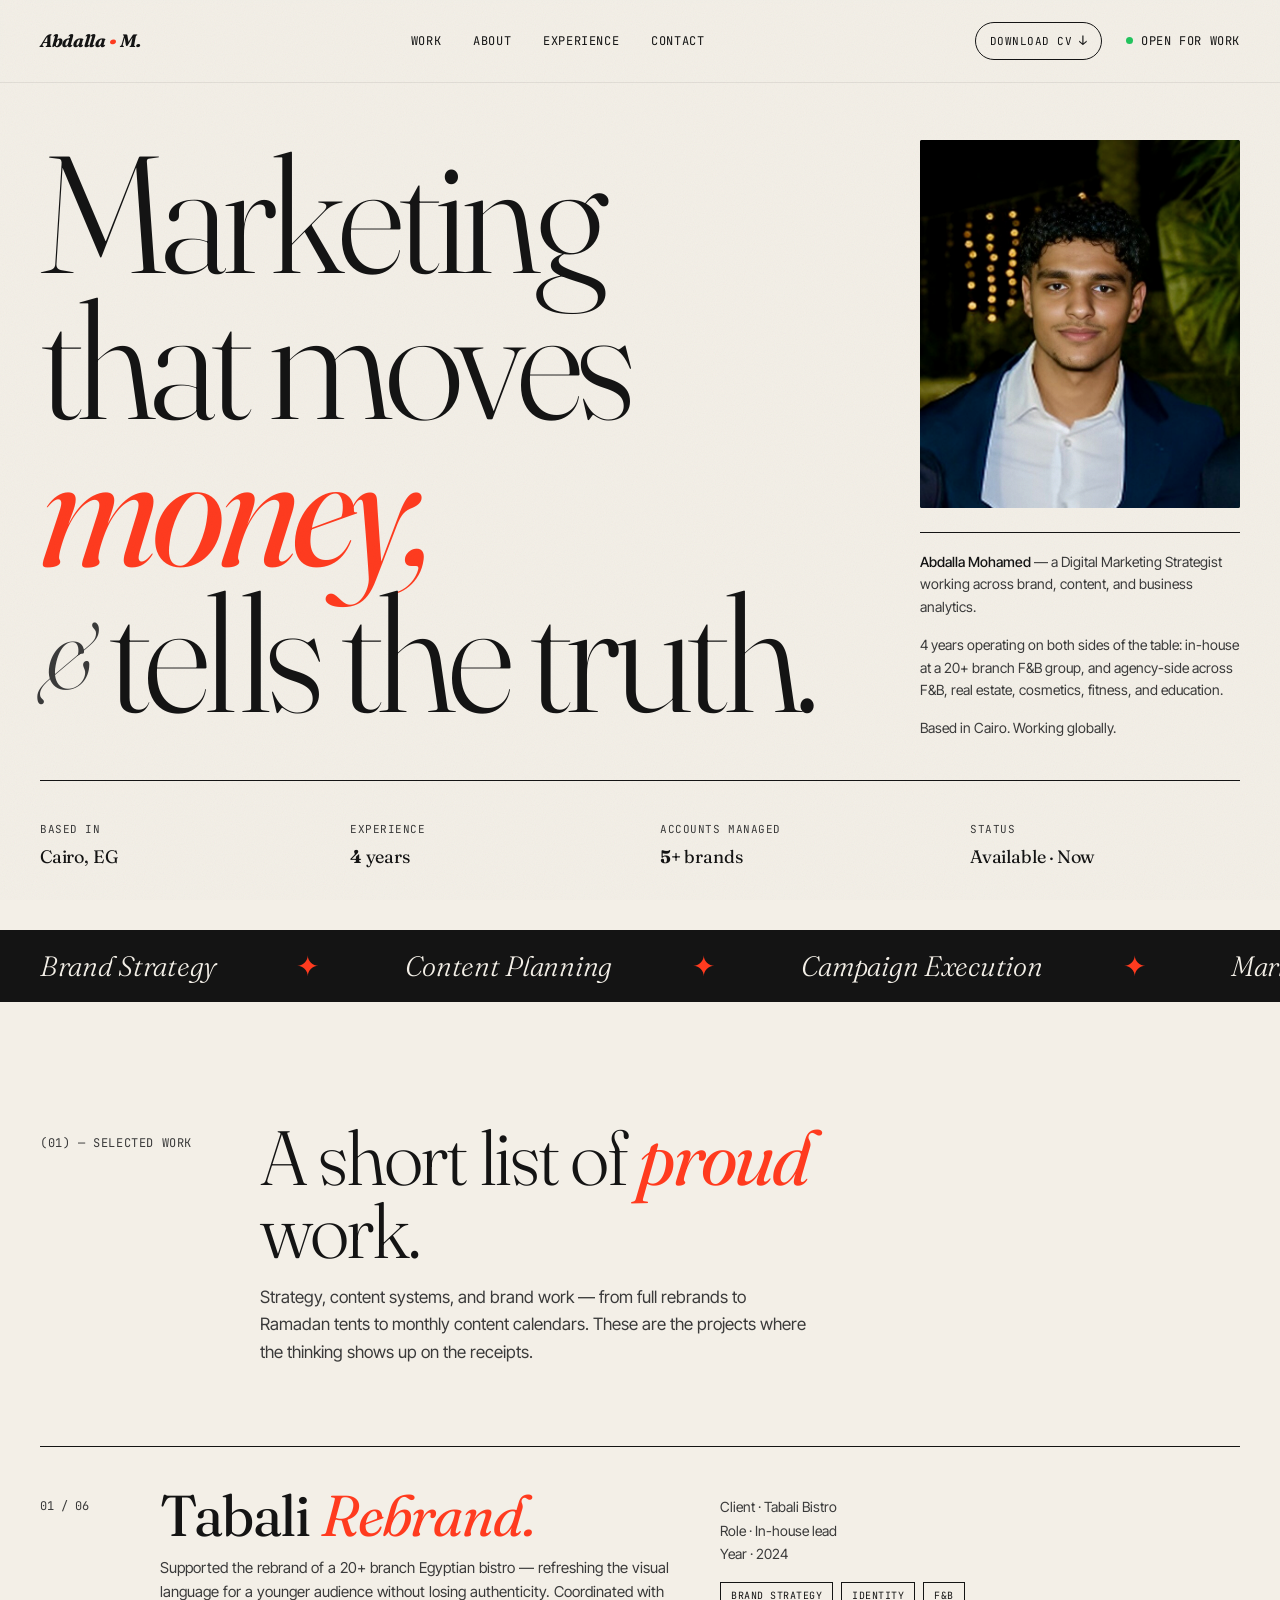
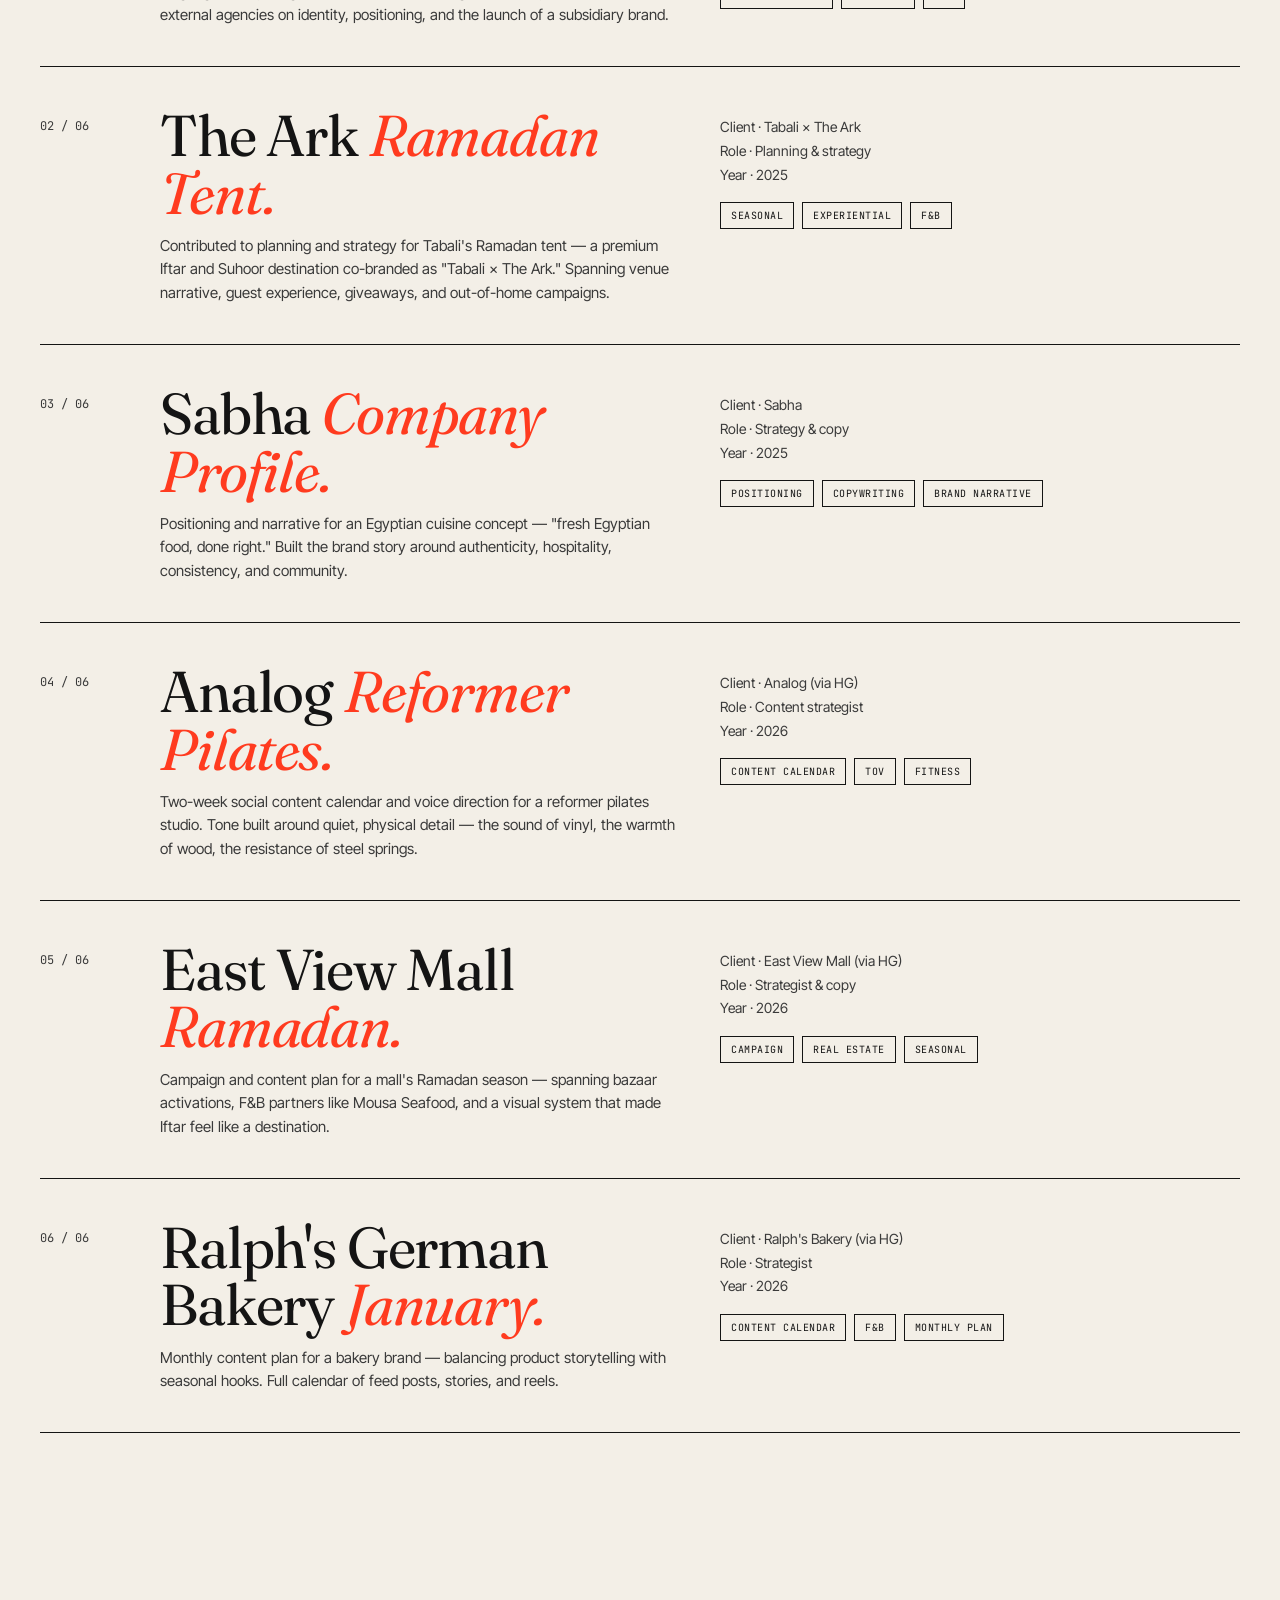
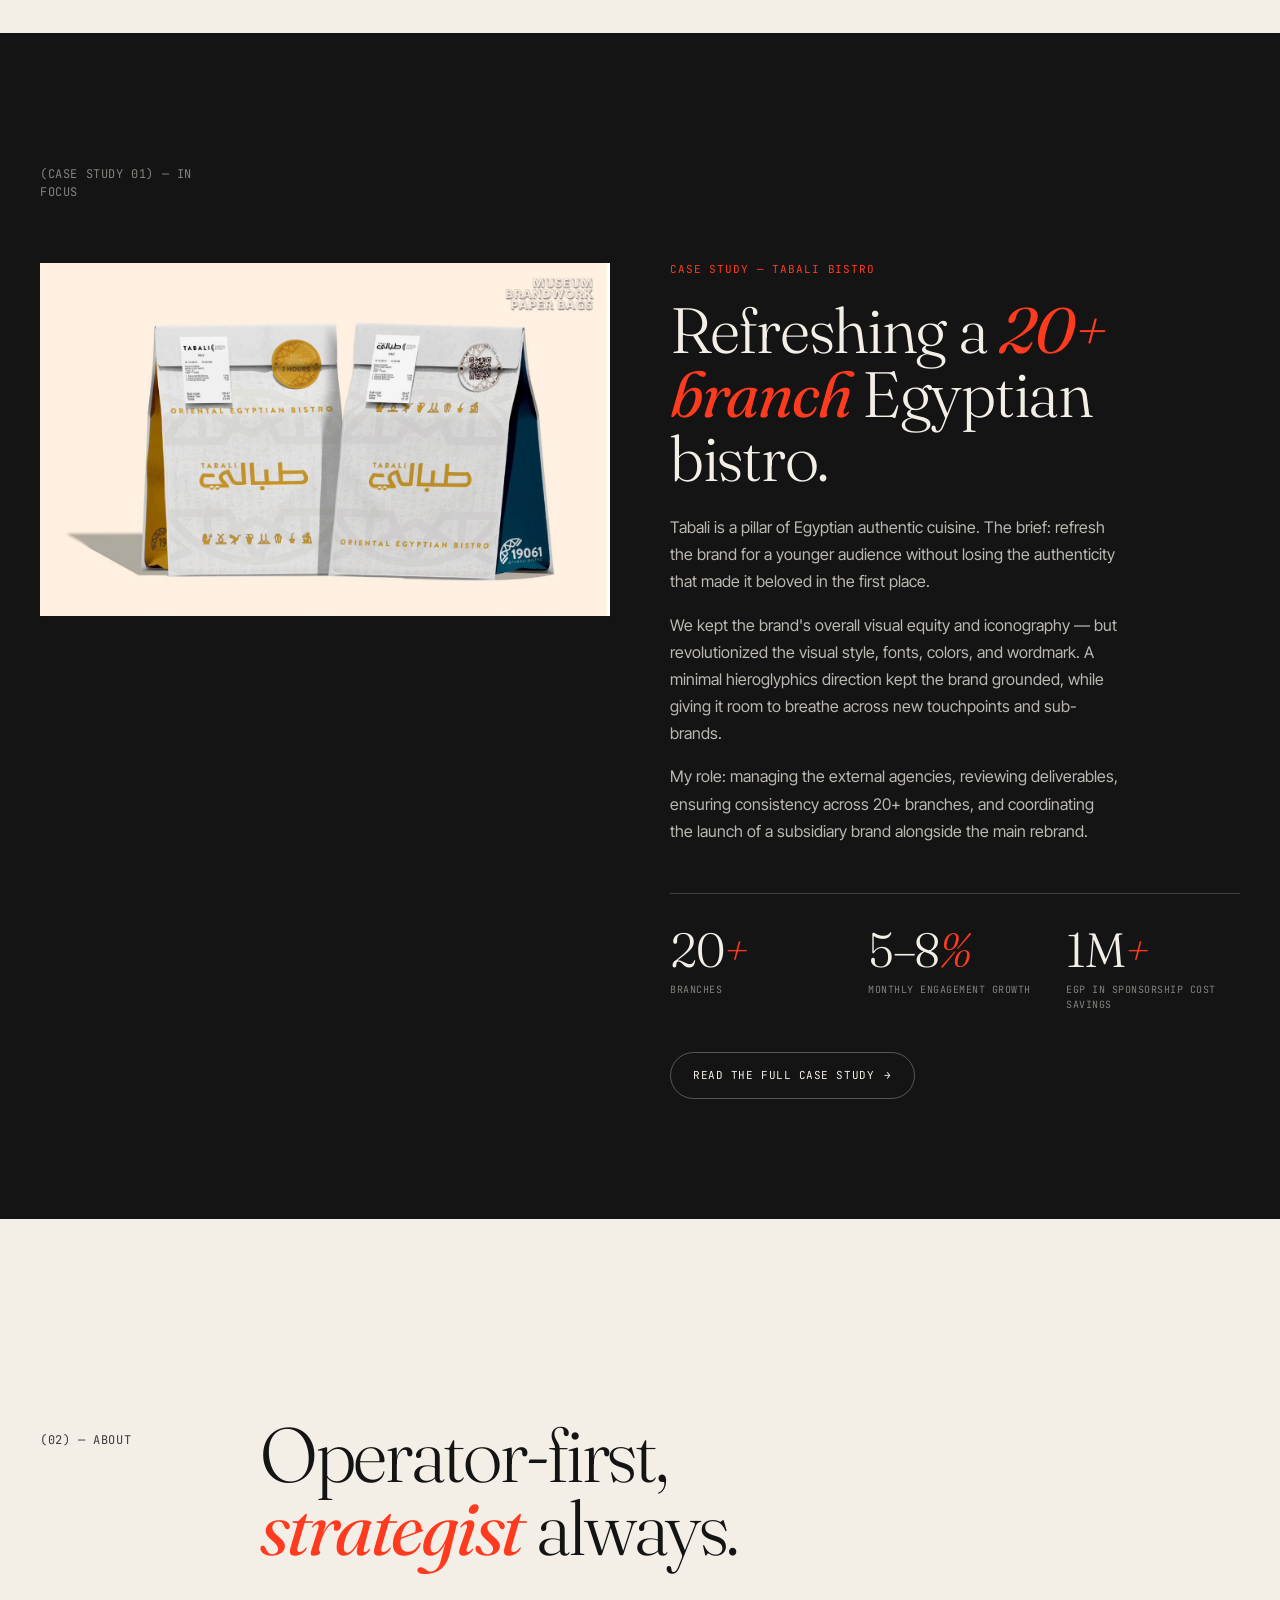
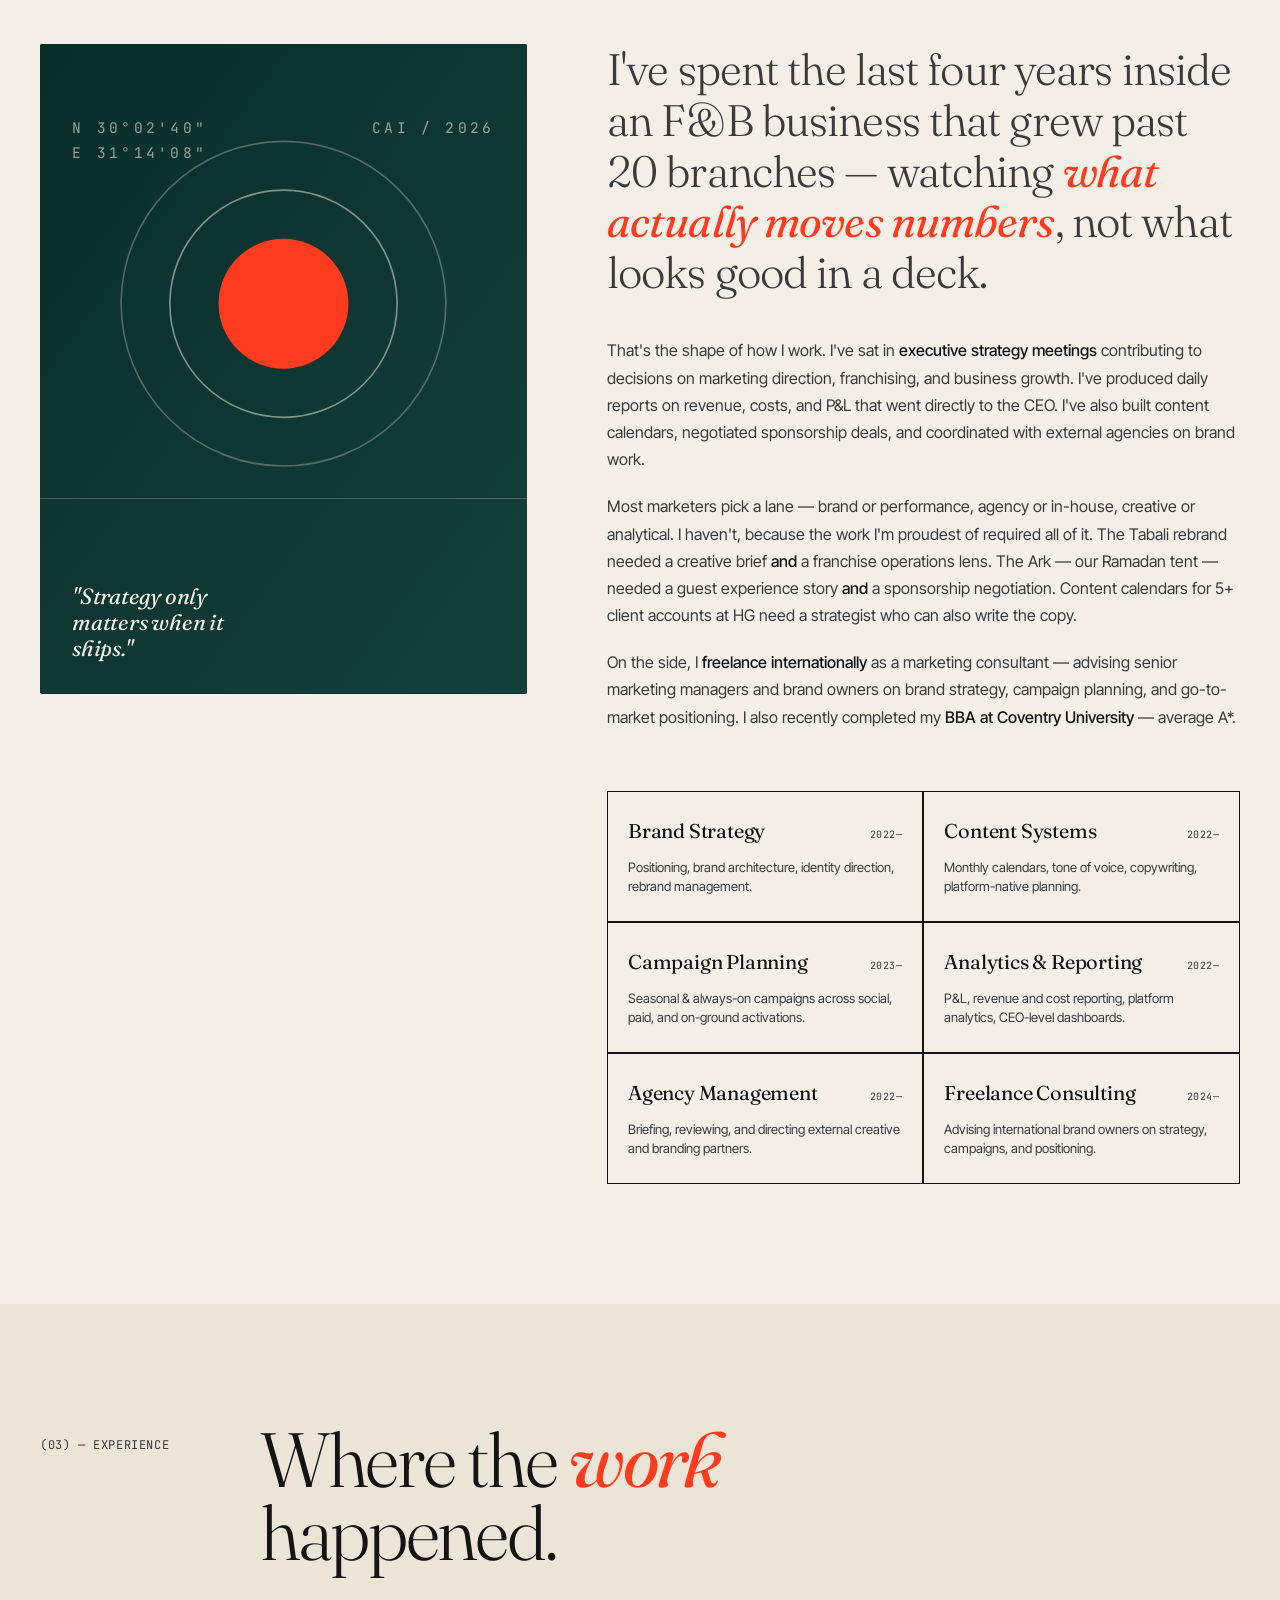
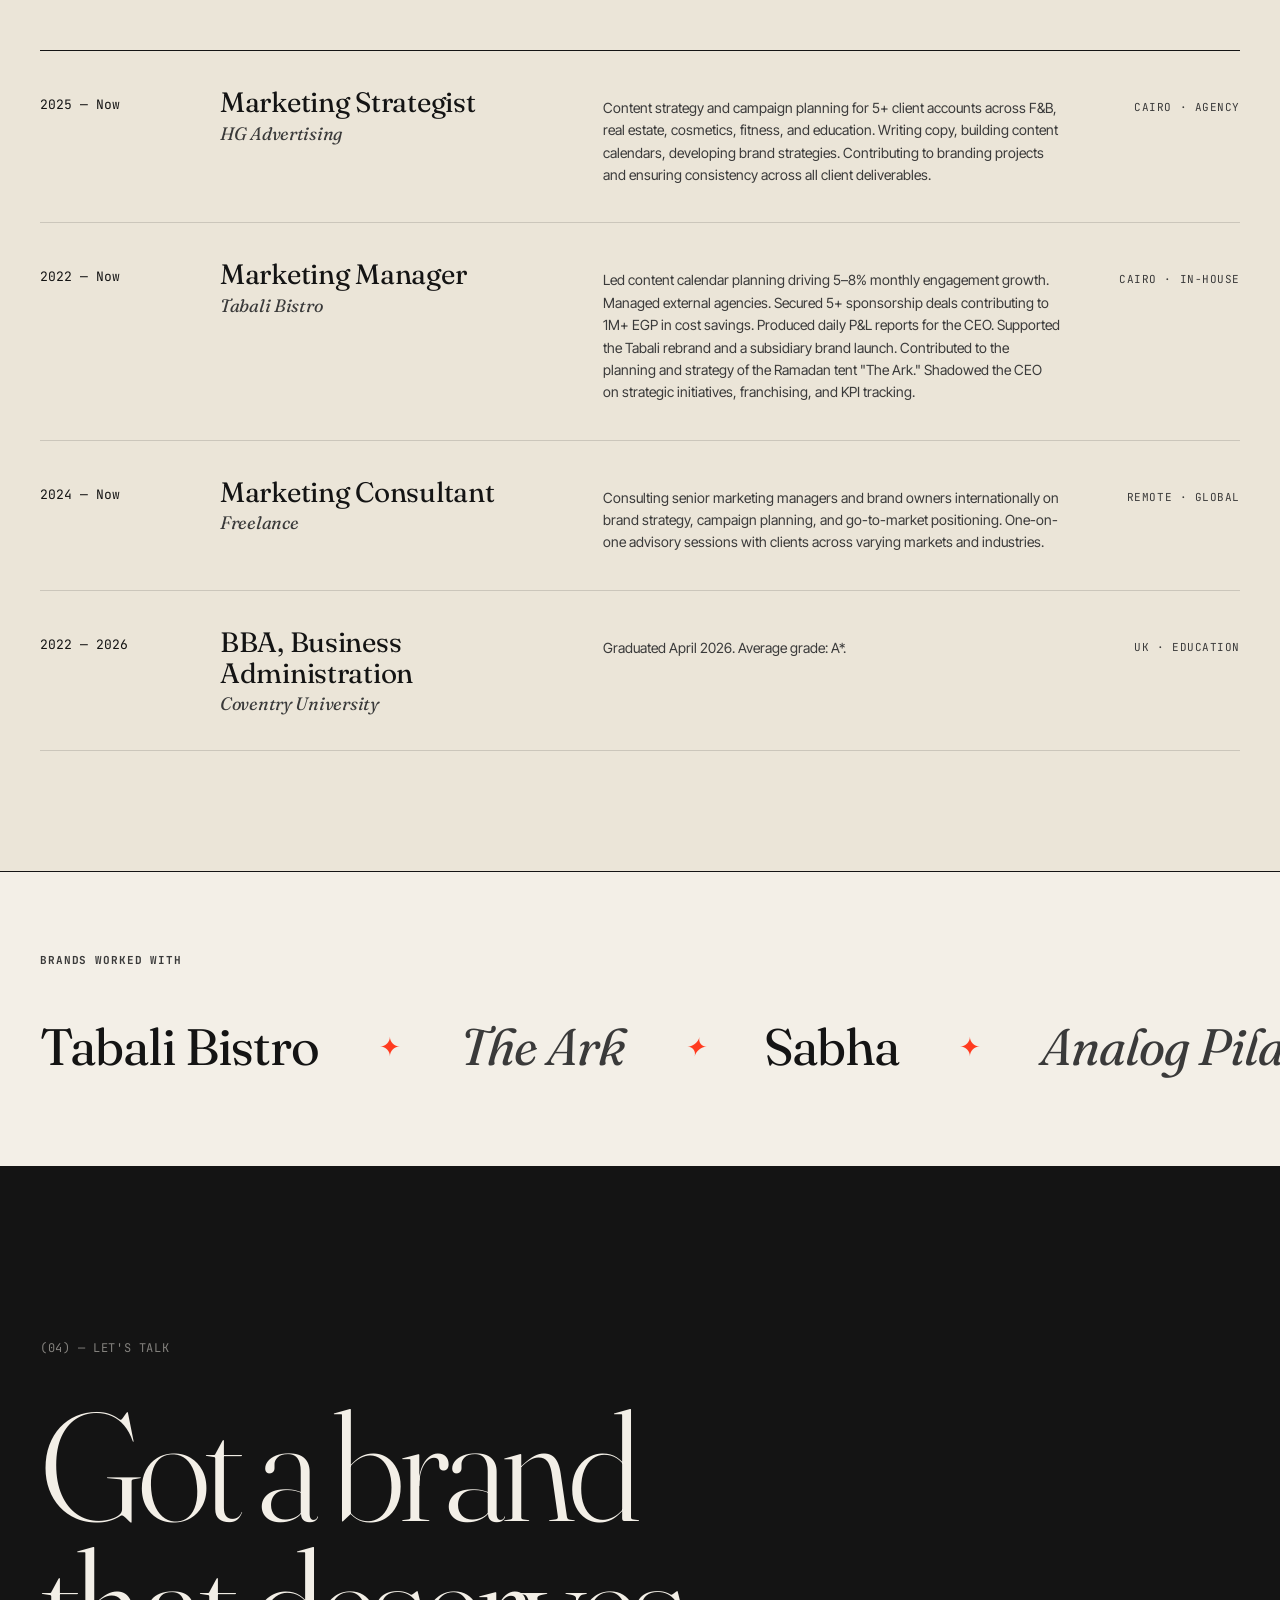
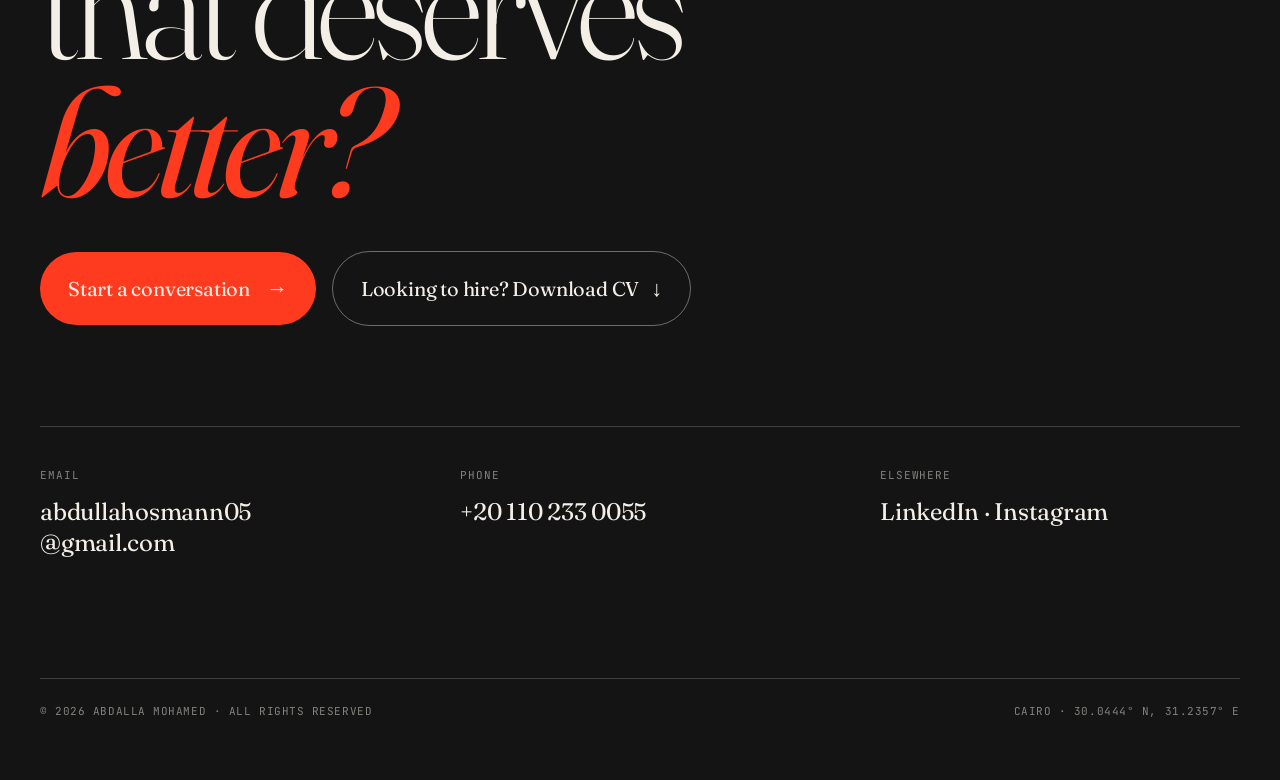
<file: index.html>
<!DOCTYPE html>
<html lang="en">
<head>
<meta charset="UTF-8" />
<meta name="viewport" content="width=device-width, initial-scale=1.0" />
<title>Abdalla Mohamed — Marketing Strategist </title>
<link rel="preconnect" href="https://fonts.googleapis.com" />
<link rel="preconnect" href="https://fonts.gstatic.com" crossorigin />
<link href="https://fonts.googleapis.com/css2?family=Fraunces:ital,opsz,wght@0,9..144,300;0,9..144,400;0,9..144,500;0,9..144,700;0,9..144,900;1,9..144,400;1,9..144,700&family=JetBrains+Mono:wght@300;400;500&family=Inter+Tight:wght@300;400;500;700&display=swap" rel="stylesheet" />
<link rel="stylesheet" href="shared.css">
<style>
  .hero {
    min-height: 100vh;
    padding: 140px 40px 60px;
    display: grid;
    grid-template-rows: 1fr auto;
    position: relative;
    overflow: hidden;
  }
  .hero-top { display: grid; grid-template-columns: 1fr 320px; gap: 60px; align-items: start; }
  .hero h1 {
    font-family: 'Fraunces', serif;
    font-weight: 300;
    font-size: clamp(64px, 13vw, 220px);
    line-height: 0.88;
    letter-spacing: -0.04em;
    color: var(--ink);
  }
  .hero h1 .it { font-style: italic; font-weight: 400; color: var(--accent); }
  .hero h1 .and {
    font-family: 'Fraunces', serif;
    font-style: italic;
    font-weight: 300;
    font-size: 0.55em;
    vertical-align: 0.25em;
    color: var(--ink-soft);
  }
  .hero-right { display: flex; flex-direction: column; gap: 24px; }
  .hero-portrait {
    aspect-ratio: 1 / 1.15;
    overflow: hidden;
    border-radius: 2px;
    background: var(--ink);
    position: relative;
  }
  .hero-portrait img {
    width: 100%;
    height: 100%;
    object-fit: cover;
    object-position: center 20%;
    display: block;
    filter: contrast(1.02) saturate(0.95);
  }
  .hero-meta {
    padding-top: 18px;
    border-top: 1px solid var(--ink);
    font-size: 14px;
    line-height: 1.6;
    color: var(--ink-soft);
  }
  .hero-meta p + p { margin-top: 16px; }
  .hero-meta strong { color: var(--ink); font-weight: 500; }
  .hero-bottom {
    display: grid;
    grid-template-columns: repeat(4, 1fr);
    gap: 40px;
    padding-top: 40px;
    margin-top: 40px;
    border-top: 1px solid var(--ink);
    font-family: 'JetBrains Mono', monospace;
    font-size: 11px;
    letter-spacing: 0.05em;
    text-transform: uppercase;
  }
  .hero-bottom .label { color: var(--ink-soft); margin-bottom: 6px; }
  .hero-bottom .val {
    font-family: 'Fraunces', serif;
    font-size: 18px;
    text-transform: none;
    letter-spacing: -0.01em;
    font-weight: 400;
  }
  .hero-bottom .val .num { font-weight: 700; }

  .work-intro {
    grid-column: 2;
    font-size: 17px;
    line-height: 1.6;
    color: var(--ink-soft);
    max-width: 55ch;
    margin-top: 16px;
  }
  .case {
    border-top: 1px solid var(--ink);
    padding: 40px 0;
    display: grid;
    grid-template-columns: 80px 1fr 1fr;
    gap: 40px;
    cursor: pointer;
    transition: background 0.4s ease, padding 0.4s ease;
    color: inherit;
  }
  .case:hover { background: var(--paper); padding: 40px 20px; }
  .case:last-of-type { border-bottom: 1px solid var(--ink); }
  .case-num { font-family: 'JetBrains Mono', monospace; font-size: 12px; color: var(--ink-soft); padding-top: 10px; }
  .case-title {
    font-family: 'Fraunces', serif;
    font-weight: 400;
    font-size: clamp(32px, 4.5vw, 60px);
    line-height: 1;
    letter-spacing: -0.02em;
  }
  .case-title .it { font-style: italic; color: var(--accent); }
  .case-title .arrow {
    display: inline-block;
    margin-left: 12px;
    opacity: 0;
    transform: translateX(-8px);
    transition: opacity 0.3s ease, transform 0.3s ease;
    color: var(--accent);
    font-style: normal;
  }
  .case:hover .case-title .arrow { opacity: 1; transform: translateX(0); }
  .case-meta { font-size: 14px; line-height: 1.7; color: var(--ink-soft); padding-top: 8px; }
  .case-tags { display: flex; gap: 8px; flex-wrap: wrap; margin-top: 16px; }
  .case-tag {
    font-family: 'JetBrains Mono', monospace;
    font-size: 10px;
    text-transform: uppercase;
    letter-spacing: 0.05em;
    padding: 4px 10px;
    border: 1px solid var(--ink);
    color: var(--ink);
  }
  .case-desc { margin-top: 12px; font-size: 15px; line-height: 1.55; color: var(--ink-soft); }

  .featured { background: var(--ink); color: var(--bg); padding: 120px 40px; margin: 80px 0; }
  .featured .section-number, .featured .section-title, .featured p { color: var(--bg); }
  .featured-grid { display: grid; grid-template-columns: 1fr 1fr; gap: 60px; align-items: start; }
  .featured-visual {
    aspect-ratio: 16/10;
    background: var(--ink);
    overflow: hidden;
    border-radius: 2px;
    position: relative;
    display: flex;
    align-items: center;
    justify-content: center;
  }
  .featured-visual img {
    max-width: 100%;
    max-height: 100%;
    width: auto;
    height: auto;
    object-fit: contain;
    display: block;
  }
  .featured-content .kicker {
    font-family: 'JetBrains Mono', monospace;
    font-size: 11px;
    letter-spacing: 0.08em;
    text-transform: uppercase;
    color: var(--accent);
    margin-bottom: 20px;
  }
  .featured-content h3 {
    font-family: 'Fraunces', serif;
    font-weight: 300;
    font-size: clamp(40px, 5vw, 72px);
    line-height: 1;
    letter-spacing: -0.02em;
    margin-bottom: 24px;
  }
  .featured-content h3 em { color: var(--accent); font-weight: 400; }
  .featured-content .body {
    font-size: 16px;
    line-height: 1.7;
    color: rgba(243,239,231,0.75);
    max-width: 50ch;
  }
  .featured-content .body + .body { margin-top: 16px; }
  .metric-row {
    margin-top: 48px;
    display: grid;
    grid-template-columns: 1fr 1fr 1fr;
    gap: 24px;
    padding-top: 32px;
    border-top: 1px solid rgba(243,239,231,0.2);
  }
  .metric .val {
    font-family: 'Fraunces', serif;
    font-weight: 300;
    font-size: 48px;
    line-height: 1;
    letter-spacing: -0.03em;
    color: var(--bg);
  }
  .metric .val em { font-style: italic; color: var(--accent); }
  .metric .label {
    margin-top: 8px;
    font-family: 'JetBrains Mono', monospace;
    font-size: 10px;
    letter-spacing: 0.05em;
    text-transform: uppercase;
    color: rgba(243,239,231,0.5);
  }
  .featured-cta {
    display: inline-flex;
    align-items: center;
    gap: 10px;
    margin-top: 40px;
    padding: 14px 22px;
    border: 1px solid rgba(243,239,231,0.3);
    border-radius: 999px;
    font-family: 'JetBrains Mono', monospace;
    font-size: 11px;
    letter-spacing: 0.05em;
    text-transform: uppercase;
    color: var(--bg);
    transition: all 0.3s ease;
  }
  .featured-cta:hover { background: var(--accent); border-color: var(--accent); transform: translateX(4px); }

  .about-grid { display: grid; grid-template-columns: 1fr 1.3fr; gap: 80px; align-items: start; }
  .about-visual {
    position: sticky;
    top: 120px;
    aspect-ratio: 3/4;
    background: var(--accent-2);
    overflow: hidden;
    border-radius: 2px;
    display: flex;
    align-items: flex-end;
    padding: 32px;
  }
  .about-visual svg { position: absolute; inset: 0; width: 100%; height: 100%; }
  .about-visual .tag {
    position: relative;
    z-index: 2;
    color: var(--bg);
    font-family: 'Fraunces', serif;
    font-style: italic;
    font-size: 22px;
    line-height: 1.2;
    letter-spacing: -0.01em;
  }
  .about-text .pull {
    font-family: 'Fraunces', serif;
    font-weight: 300;
    font-size: clamp(28px, 3.5vw, 44px);
    line-height: 1.15;
    letter-spacing: -0.02em;
    margin-bottom: 40px;
  }
  .about-text .pull em { color: var(--accent); font-weight: 400; }
  .about-text p { font-size: 16px; line-height: 1.7; margin-bottom: 20px; color: var(--ink-soft); }
  .about-text p strong { color: var(--ink); font-weight: 500; }

  .capabilities {
    margin-top: 60px;
    display: grid;
    grid-template-columns: repeat(2, 1fr);
    gap: 2px;
    background: var(--ink);
    border: 1px solid var(--ink);
  }
  .cap { background: var(--bg); padding: 24px 20px; }
  .cap .head { display: flex; justify-content: space-between; align-items: baseline; margin-bottom: 12px; }
  .cap .name { font-family: 'Fraunces', serif; font-size: 20px; letter-spacing: -0.01em; }
  .cap .year {
    font-family: 'JetBrains Mono', monospace;
    font-size: 10px;
    color: var(--ink-soft);
    letter-spacing: 0.05em;
  }
  .cap .desc { font-size: 13px; line-height: 1.5; color: var(--ink-soft); }

  .experience { background: var(--paper); }
  .exp-list { border-top: 1px solid var(--ink); }
  .exp-row {
    display: grid;
    grid-template-columns: 140px 1.5fr 2fr 140px;
    gap: 40px;
    padding: 36px 0;
    border-bottom: 1px solid rgba(20,20,20,0.15);
    align-items: start;
  }
  .exp-row .year { font-family: 'JetBrains Mono', monospace; font-size: 13px; padding-top: 8px; color: var(--ink); }
  .exp-row .role {
    font-family: 'Fraunces', serif;
    font-size: 28px;
    font-weight: 400;
    letter-spacing: -0.01em;
    line-height: 1.1;
  }
  .exp-row .role .company {
    display: block;
    font-style: italic;
    font-size: 18px;
    color: var(--ink-soft);
    margin-top: 6px;
  }
  .exp-row .detail { font-size: 14px; line-height: 1.6; color: var(--ink-soft); padding-top: 10px; }
  .exp-row .location {
    font-family: 'JetBrains Mono', monospace;
    font-size: 11px;
    text-transform: uppercase;
    letter-spacing: 0.05em;
    color: var(--ink-soft);
    padding-top: 12px;
    text-align: right;
  }

  .clients {
    padding: 80px 40px;
    border-top: 1px solid var(--ink);
    border-bottom: 1px solid var(--ink);
    overflow: hidden;
  }
  .clients h4 {
    font-family: 'JetBrains Mono', monospace;
    font-size: 11px;
    letter-spacing: 0.08em;
    text-transform: uppercase;
    color: var(--ink-soft);
    margin-bottom: 40px;
  }
  .client-marquee {
    display: flex;
    gap: 60px;
    white-space: nowrap;
    animation: scroll 30s linear infinite;
  }
  .client-marquee span {
    font-family: 'Fraunces', serif;
    font-size: clamp(32px, 4vw, 56px);
    font-weight: 400;
    letter-spacing: -0.02em;
    display: inline-flex;
    align-items: center;
    gap: 60px;
  }
  .client-marquee span::after { content: "✦"; color: var(--accent); font-size: 0.5em; }
  .client-marquee span.it { font-style: italic; color: var(--ink-soft); }

  @media (max-width: 900px) {
    .hero { padding: 100px 20px 40px; }
    .hero-top { grid-template-columns: 1fr; gap: 30px; }
    .hero-bottom { grid-template-columns: repeat(2, 1fr); gap: 24px; }
    .work-intro { grid-column: 1; }
    .case { grid-template-columns: 1fr; gap: 16px; padding: 28px 0; }
    .case:hover { padding: 28px 0; background: transparent; }
    .featured, .about-grid { padding-left: 20px; padding-right: 20px; }
    .featured-grid, .about-grid { grid-template-columns: 1fr; gap: 40px; }
    .about-visual { position: relative; top: 0; aspect-ratio: 1; }
    .exp-row { grid-template-columns: 1fr; gap: 8px; padding: 24px 0; }
    .exp-row .location { text-align: left; padding-top: 4px; }
    .capabilities { grid-template-columns: 1fr; }
    .metric-row { grid-template-columns: 1fr; gap: 16px; }
  }
</style>
</head>
<body>

<nav>
  <a href="#top" class="logo">Abdalla <span>•</span> M.</a>
  <ul>
    <li><a href="#work">Work</a></li>
    <li><a href="#about">About</a></li>
    <li><a href="#experience">Experience</a></li>
    <li><a href="#contact">Contact</a></li>
  </ul>
  <div class="nav-right">
    <a href="cv.pdf" download class="nav-cv">Download CV <span class="arrow">↓</span></a>
    <div class="availability"><span class="dot"></span><span>Open for work</span></div>
  </div>
</nav>

<section class="hero" id="top">
  <div class="hero-top">
    <h1>
      Marketing<br>
      that moves <span class="it">money,</span><br>
      <span class="and">&amp;</span> tells the truth.
    </h1>
    <div class="hero-right">
      <div class="hero-portrait">
        <img src="images/abdalla_portrait.jpg" alt="Abdalla Mohamed">
      </div>
      <div class="hero-meta">
        <p><strong>Abdalla Mohamed</strong> — a Digital Marketing Strategist working across brand, content, and business analytics.</p>
        <p>4 years operating on both sides of the table: in-house at a 20+ branch F&amp;B group, and agency-side across F&amp;B, real estate, cosmetics, fitness, and education.</p>
        <p>Based in Cairo. Working globally.</p>
      </div>
    </div>
  </div>

  <div class="hero-bottom">
    <div><div class="label">Based in</div><div class="val">Cairo, EG</div></div>
    <div><div class="label">Experience</div><div class="val"><span class="num">4</span> years</div></div>
    <div><div class="label">Accounts managed</div><div class="val"><span class="num">5+</span> brands</div></div>
    <div><div class="label">Status</div><div class="val">Available · Now</div></div>
  </div>
</section>

<div class="ticker">
  <div class="ticker-track">
    <span>Brand Strategy</span><span class="star">✦</span>
    <span>Content Planning</span><span class="star">✦</span>
    <span>Campaign Execution</span><span class="star">✦</span>
    <span>Marketing Analytics</span><span class="star">✦</span>
    <span>Copywriting</span><span class="star">✦</span>
    <span>Brand Strategy</span><span class="star">✦</span>
    <span>Content Planning</span><span class="star">✦</span>
    <span>Campaign Execution</span><span class="star">✦</span>
    <span>Marketing Analytics</span><span class="star">✦</span>
    <span>Copywriting</span><span class="star">✦</span>
    <span>Brand Strategy</span><span class="star">✦</span>
    <span>Content Planning</span><span class="star">✦</span>
  </div>
</div>

<section id="work">
  <div class="section-head reveal">
    <div class="section-number">(01) — Selected Work</div>
    <div>
      <h2 class="section-title">A short list of <em>proud</em> work.</h2>
      <p class="work-intro">Strategy, content systems, and brand work — from full rebrands to Ramadan tents to monthly content calendars. These are the projects where the thinking shows up on the receipts.</p>
    </div>
  </div>

  <div class="cases">

    <a class="case reveal" href="tabali.html">
      <div class="case-num">01 / 06</div>
      <div>
        <div class="case-title">Tabali <span class="it">Rebrand.</span> <span class="arrow">→</span></div>
        <div class="case-desc">Supported the rebrand of a 20+ branch Egyptian bistro — refreshing the visual language for a younger audience without losing authenticity. Coordinated with external agencies on identity, positioning, and the launch of a subsidiary brand.</div>
      </div>
      <div class="case-meta">
        <div>Client · Tabali Bistro</div>
        <div>Role · In-house lead</div>
        <div>Year · 2024</div>
        <div class="case-tags">
          <span class="case-tag">Brand Strategy</span>
          <span class="case-tag">Identity</span>
          <span class="case-tag">F&amp;B</span>
        </div>
      </div>
    </a>

    <a class="case reveal" href="ark.html">
      <div class="case-num">02 / 06</div>
      <div>
        <div class="case-title">The Ark <span class="it">Ramadan Tent.</span> <span class="arrow">→</span></div>
        <div class="case-desc">Contributed to planning and strategy for Tabali's Ramadan tent — a premium Iftar and Suhoor destination co-branded as "Tabali × The Ark." Spanning venue narrative, guest experience, giveaways, and out-of-home campaigns.</div>
      </div>
      <div class="case-meta">
        <div>Client · Tabali × The Ark</div>
        <div>Role · Planning &amp; strategy</div>
        <div>Year · 2025</div>
        <div class="case-tags">
          <span class="case-tag">Seasonal</span>
          <span class="case-tag">Experiential</span>
          <span class="case-tag">F&amp;B</span>
        </div>
      </div>
    </a>

    <a class="case reveal" href="sabha.html">
      <div class="case-num">03 / 06</div>
      <div>
        <div class="case-title">Sabha <span class="it">Company Profile.</span> <span class="arrow">→</span></div>
        <div class="case-desc">Positioning and narrative for an Egyptian cuisine concept — "fresh Egyptian food, done right." Built the brand story around authenticity, hospitality, consistency, and community.</div>
      </div>
      <div class="case-meta">
        <div>Client · Sabha</div>
        <div>Role · Strategy &amp; copy</div>
        <div>Year · 2025</div>
        <div class="case-tags">
          <span class="case-tag">Positioning</span>
          <span class="case-tag">Copywriting</span>
          <span class="case-tag">Brand Narrative</span>
        </div>
      </div>
    </a>

    <a class="case reveal" href="analog.html">
      <div class="case-num">04 / 06</div>
      <div>
        <div class="case-title">Analog <span class="it">Reformer Pilates.</span> <span class="arrow">→</span></div>
        <div class="case-desc">Two-week social content calendar and voice direction for a reformer pilates studio. Tone built around quiet, physical detail — the sound of vinyl, the warmth of wood, the resistance of steel springs.</div>
      </div>
      <div class="case-meta">
        <div>Client · Analog (via HG)</div>
        <div>Role · Content strategist</div>
        <div>Year · 2026</div>
        <div class="case-tags">
          <span class="case-tag">Content Calendar</span>
          <span class="case-tag">TOV</span>
          <span class="case-tag">Fitness</span>
        </div>
      </div>
    </a>

    <a class="case reveal" href="eastview.html">
      <div class="case-num">05 / 06</div>
      <div>
        <div class="case-title">East View Mall <span class="it">Ramadan.</span> <span class="arrow">→</span></div>
        <div class="case-desc">Campaign and content plan for a mall's Ramadan season — spanning bazaar activations, F&amp;B partners like Mousa Seafood, and a visual system that made Iftar feel like a destination.</div>
      </div>
      <div class="case-meta">
        <div>Client · East View Mall (via HG)</div>
        <div>Role · Strategist &amp; copy</div>
        <div>Year · 2026</div>
        <div class="case-tags">
          <span class="case-tag">Campaign</span>
          <span class="case-tag">Real Estate</span>
          <span class="case-tag">Seasonal</span>
        </div>
      </div>
    </a>

    <a class="case reveal" href="ralphs.html">
      <div class="case-num">06 / 06</div>
      <div>
        <div class="case-title">Ralph's German Bakery <span class="it">January.</span> <span class="arrow">→</span></div>
        <div class="case-desc">Monthly content plan for a bakery brand — balancing product storytelling with seasonal hooks. Full calendar of feed posts, stories, and reels.</div>
      </div>
      <div class="case-meta">
        <div>Client · Ralph's Bakery (via HG)</div>
        <div>Role · Strategist</div>
        <div>Year · 2026</div>
        <div class="case-tags">
          <span class="case-tag">Content Calendar</span>
          <span class="case-tag">F&amp;B</span>
          <span class="case-tag">Monthly Plan</span>
        </div>
      </div>
    </a>

  </div>
</section>

<section class="featured">
  <div class="section-head reveal" style="margin-bottom: 60px;">
    <div class="section-number" style="color: rgba(243,239,231,0.5);">(Case Study 01) — In focus</div>
    <div></div>
  </div>

  <div class="featured-grid">
    <div class="featured-visual reveal">
      <img src="images/tabali_2.jpg" alt="Tabali rebrand packaging">
    </div>

    <div class="featured-content">
      <div class="kicker reveal">Case Study — Tabali Bistro</div>
      <h3 class="reveal">Refreshing a <em>20+ branch</em> Egyptian bistro.</h3>
      <p class="body reveal">Tabali is a pillar of Egyptian authentic cuisine. The brief: refresh the brand for a younger audience without losing the authenticity that made it beloved in the first place.</p>
      <p class="body reveal">We kept the brand's overall visual equity and iconography — but revolutionized the visual style, fonts, colors, and wordmark. A minimal hieroglyphics direction kept the brand grounded, while giving it room to breathe across new touchpoints and sub-brands.</p>
      <p class="body reveal">My role: managing the external agencies, reviewing deliverables, ensuring consistency across 20+ branches, and coordinating the launch of a subsidiary brand alongside the main rebrand.</p>

      <div class="metric-row reveal">
        <div class="metric"><div class="val">20<em>+</em></div><div class="label">Branches</div></div>
        <div class="metric"><div class="val">5–8<em>%</em></div><div class="label">Monthly engagement growth</div></div>
        <div class="metric"><div class="val">1M<em>+</em></div><div class="label">EGP in sponsorship cost savings</div></div>
      </div>

      <a href="tabali.html" class="featured-cta reveal">Read the full case study <span>→</span></a>
    </div>
  </div>
</section>

<section id="about">
  <div class="section-head reveal">
    <div class="section-number">(02) — About</div>
    <div>
      <h2 class="section-title">Operator-first, <em>strategist</em> always.</h2>
    </div>
  </div>

  <div class="about-grid">
    <div class="about-visual reveal">
      <svg viewBox="0 0 300 400" preserveAspectRatio="xMidYMid slice" xmlns="http://www.w3.org/2000/svg">
        <defs>
          <linearGradient id="grad1" x1="0%" y1="0%" x2="100%" y2="100%">
            <stop offset="0%" stop-color="#0a2e2a"/>
            <stop offset="100%" stop-color="#143f3a"/>
          </linearGradient>
        </defs>
        <rect width="300" height="400" fill="url(#grad1)"/>
        <circle cx="150" cy="160" r="100" fill="none" stroke="#f3efe7" stroke-width="1" opacity="0.3"/>
        <circle cx="150" cy="160" r="70" fill="none" stroke="#f3efe7" stroke-width="1" opacity="0.5"/>
        <circle cx="150" cy="160" r="40" fill="#ff3b1f"/>
        <line x1="0" y1="280" x2="300" y2="280" stroke="#f3efe7" stroke-width="0.5" opacity="0.3"/>
        <text x="20" y="55" font-family="JetBrains Mono, monospace" font-size="9" letter-spacing="2" fill="#f3efe7" opacity="0.6">N 30°02'40"</text>
        <text x="20" y="70" font-family="JetBrains Mono, monospace" font-size="9" letter-spacing="2" fill="#f3efe7" opacity="0.6">E 31°14'08"</text>
        <text x="280" y="55" text-anchor="end" font-family="JetBrains Mono, monospace" font-size="9" letter-spacing="2" fill="#f3efe7" opacity="0.6">CAI / 2026</text>
      </svg>
      <div class="tag">"Strategy only<br>matters when it<br>ships."</div>
    </div>

    <div class="about-text">
      <p class="pull reveal">I've spent the last four years inside an F&amp;B business that grew past 20 branches — watching <em>what actually moves numbers</em>, not what looks good in a deck.</p>

      <p class="reveal">That's the shape of how I work. I've sat in <strong>executive strategy meetings</strong> contributing to decisions on marketing direction, franchising, and business growth. I've produced daily reports on revenue, costs, and P&amp;L that went directly to the CEO. I've also built content calendars, negotiated sponsorship deals, and coordinated with external agencies on brand work.</p>

      <p class="reveal">Most marketers pick a lane — brand or performance, agency or in-house, creative or analytical. I haven't, because the work I'm proudest of required all of it. The Tabali rebrand needed a creative brief <strong>and</strong> a franchise operations lens. The Ark — our Ramadan tent — needed a guest experience story <strong>and</strong> a sponsorship negotiation. Content calendars for 5+ client accounts at HG need a strategist who can also write the copy.</p>

      <p class="reveal">On the side, I <strong>freelance internationally</strong> as a marketing consultant — advising senior marketing managers and brand owners on brand strategy, campaign planning, and go-to-market positioning. I also recently completed my <strong>BBA at Coventry University</strong> — average A*.</p>

      <div class="capabilities reveal">
        <div class="cap">
          <div class="head"><div class="name">Brand Strategy</div><div class="year">2022—</div></div>
          <div class="desc">Positioning, brand architecture, identity direction, rebrand management.</div>
        </div>
        <div class="cap">
          <div class="head"><div class="name">Content Systems</div><div class="year">2022—</div></div>
          <div class="desc">Monthly calendars, tone of voice, copywriting, platform-native planning.</div>
        </div>
        <div class="cap">
          <div class="head"><div class="name">Campaign Planning</div><div class="year">2023—</div></div>
          <div class="desc">Seasonal &amp; always-on campaigns across social, paid, and on-ground activations.</div>
        </div>
        <div class="cap">
          <div class="head"><div class="name">Analytics &amp; Reporting</div><div class="year">2022—</div></div>
          <div class="desc">P&amp;L, revenue and cost reporting, platform analytics, CEO-level dashboards.</div>
        </div>
        <div class="cap">
          <div class="head"><div class="name">Agency Management</div><div class="year">2022—</div></div>
          <div class="desc">Briefing, reviewing, and directing external creative and branding partners.</div>
        </div>
        <div class="cap">
          <div class="head"><div class="name">Freelance Consulting</div><div class="year">2024—</div></div>
          <div class="desc">Advising international brand owners on strategy, campaigns, and positioning.</div>
        </div>
      </div>
    </div>
  </div>
</section>

<section class="experience" id="experience">
  <div class="section-head reveal">
    <div class="section-number">(03) — Experience</div>
    <div>
      <h2 class="section-title">Where the <em>work</em> happened.</h2>
    </div>
  </div>

  <div class="exp-list">

    <div class="exp-row reveal">
      <div class="year">2025 — Now</div>
      <div class="role">
        Marketing Strategist
        <span class="company">HG Advertising</span>
      </div>
      <div class="detail">
        Content strategy and campaign planning for 5+ client accounts across F&amp;B, real estate, cosmetics, fitness, and education. Writing copy, building content calendars, developing brand strategies. Contributing to branding projects and ensuring consistency across all client deliverables.
      </div>
      <div class="location">Cairo · Agency</div>
    </div>

    <div class="exp-row reveal">
      <div class="year">2022 — Now</div>
      <div class="role">
        Marketing Manager
        <span class="company">Tabali Bistro</span>
      </div>
      <div class="detail">
        Led content calendar planning driving 5–8% monthly engagement growth. Managed external agencies. Secured 5+ sponsorship deals contributing to 1M+ EGP in cost savings. Produced daily P&amp;L reports for the CEO. Supported the Tabali rebrand and a subsidiary brand launch. Contributed to the planning and strategy of the Ramadan tent "The Ark." Shadowed the CEO on strategic initiatives, franchising, and KPI tracking.
      </div>
      <div class="location">Cairo · In-house</div>
    </div>

    <div class="exp-row reveal">
      <div class="year">2024 — Now</div>
      <div class="role">
        Marketing Consultant
        <span class="company">Freelance</span>
      </div>
      <div class="detail">
        Consulting senior marketing managers and brand owners internationally on brand strategy, campaign planning, and go-to-market positioning. One-on-one advisory sessions with clients across varying markets and industries.
      </div>
      <div class="location">Remote · Global</div>
    </div>

    <div class="exp-row reveal">
      <div class="year">2022 — 2026</div>
      <div class="role">
        BBA, Business Administration
        <span class="company">Coventry University</span>
      </div>
      <div class="detail">
        Graduated April 2026. Average grade: A*.
      </div>
      <div class="location">UK · Education</div>
    </div>

  </div>
</section>

<div class="clients">
  <h4>Brands worked with</h4>
  <div class="client-marquee">
    <span>Tabali Bistro</span><span class="it">The Ark</span>
    <span>Sabha</span><span class="it">Analog Pilates</span>
    <span>Ralph's Bakery</span><span class="it">East View Mall</span>
    <span>Mousa Seafood</span><span class="it">HG Advertising</span>
    <span>Tabali Bistro</span><span class="it">The Ark</span>
    <span>Sabha</span><span class="it">Analog Pilates</span>
    <span>Ralph's Bakery</span><span class="it">East View Mall</span>
    <span>Mousa Seafood</span><span class="it">HG Advertising</span>
  </div>
</div>

<section class="contact" id="contact">
  <div class="section-number reveal" style="color: rgba(243,239,231,0.5); margin-bottom: 40px;">(04) — Let's talk</div>

  <h2 class="contact-huge reveal">Got a brand<br>that deserves<br><em>better?</em></h2>

  <div class="contact-cta-group reveal">
    <a href="mailto:abdullahosmann05@gmail.com?subject=Project%20enquiry" class="contact-cta">Start a conversation <span class="arrow">→</span></a>
    <a href="cv.pdf" download class="contact-cta-secondary">Looking to hire? Download CV <span class="arrow">↓</span></a>
  </div>

  <div class="contact-grid">
    <div class="contact-card reveal">
      <div class="label">Email</div>
      <div class="val"><a href="mailto:abdullahosmann05@gmail.com">abdullahosmann05<br>@gmail.com</a></div>
    </div>
    <div class="contact-card reveal">
      <div class="label">Phone</div>
      <div class="val"><a href="tel:+201102330055">+20 110 233 0055</a></div>
    </div>
    <div class="contact-card reveal">
      <div class="label">Elsewhere</div>
      <div class="val">
        <a href="https://www.linkedin.com/in/abdullah-mohamed-520355246" target="_blank" rel="noopener">LinkedIn</a> ·
        <a href="https://www.instagram.com/abdullahosmann_/" target="_blank" rel="noopener">Instagram</a>
      </div>
    </div>
  </div>

  <footer>
    <div>© 2026 Abdalla Mohamed · All rights reserved</div>
    <div>Cairo · 30.0444° N, 31.2357° E</div>
  </footer>
</section>

<script>
  const io = new IntersectionObserver((entries) => {
    entries.forEach((e) => {
      if (e.isIntersecting) {
        e.target.classList.add('in');
        io.unobserve(e.target);
      }
    });
  }, { threshold: 0.12, rootMargin: '0px 0px -50px 0px' });
  document.querySelectorAll('.reveal').forEach((el) => io.observe(el));
  document.querySelectorAll('.featured-content .reveal, .about-text .reveal, .hero-bottom > div').forEach((el, i) => {
    el.style.transitionDelay = `${i * 60}ms`;
  });
</script>

</body>
</html>
</file>
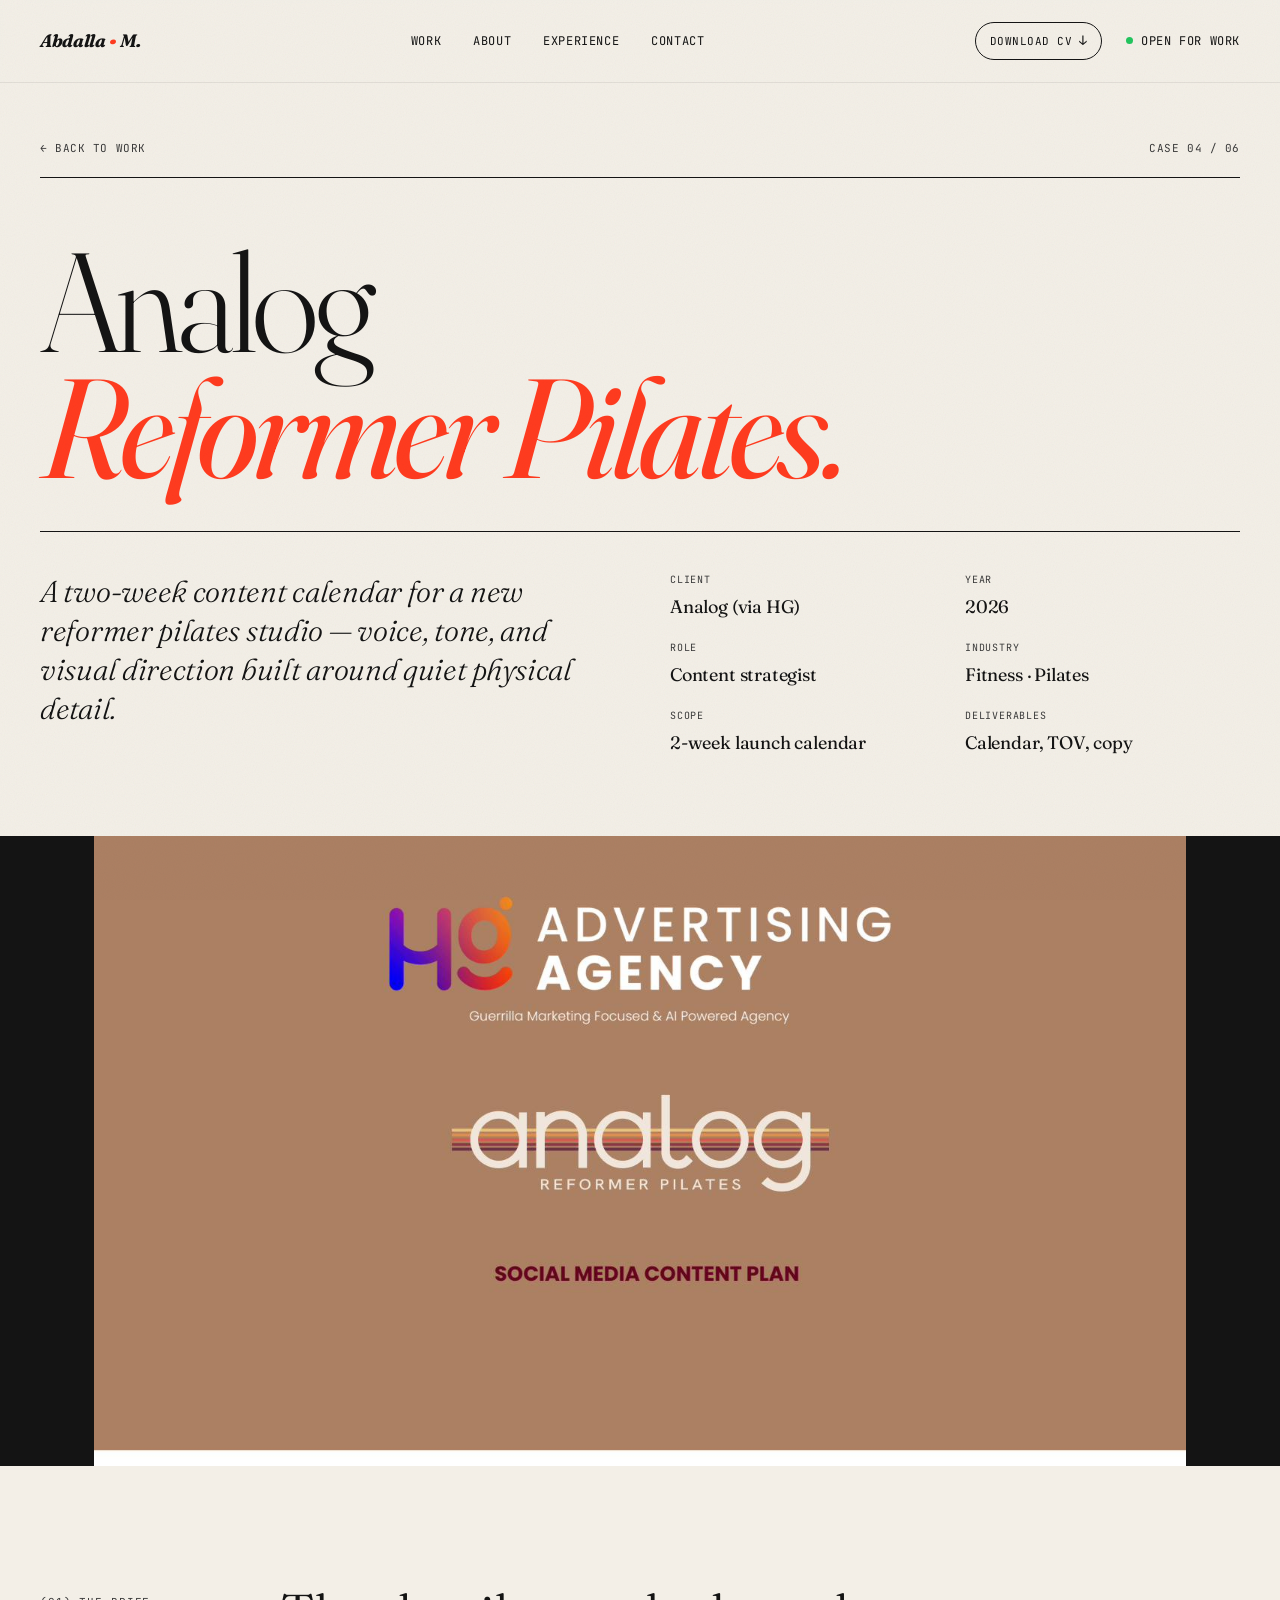
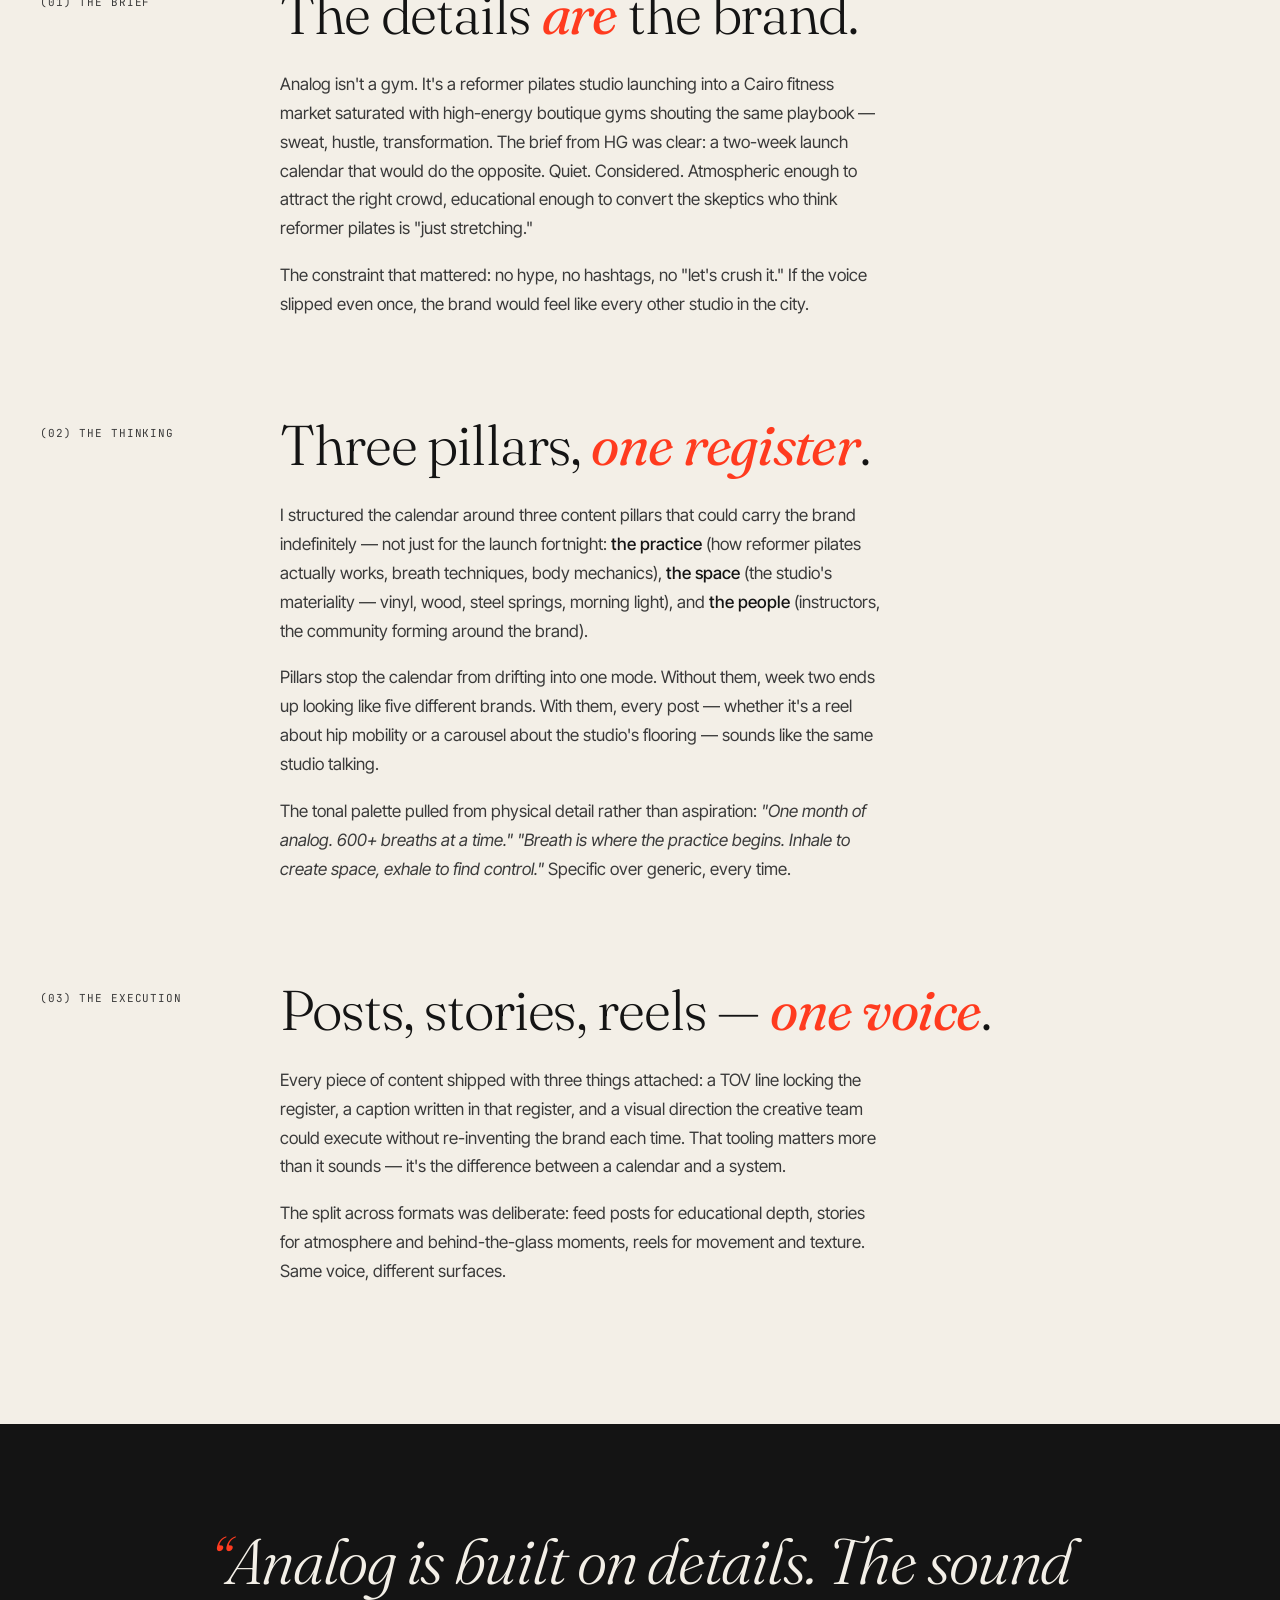
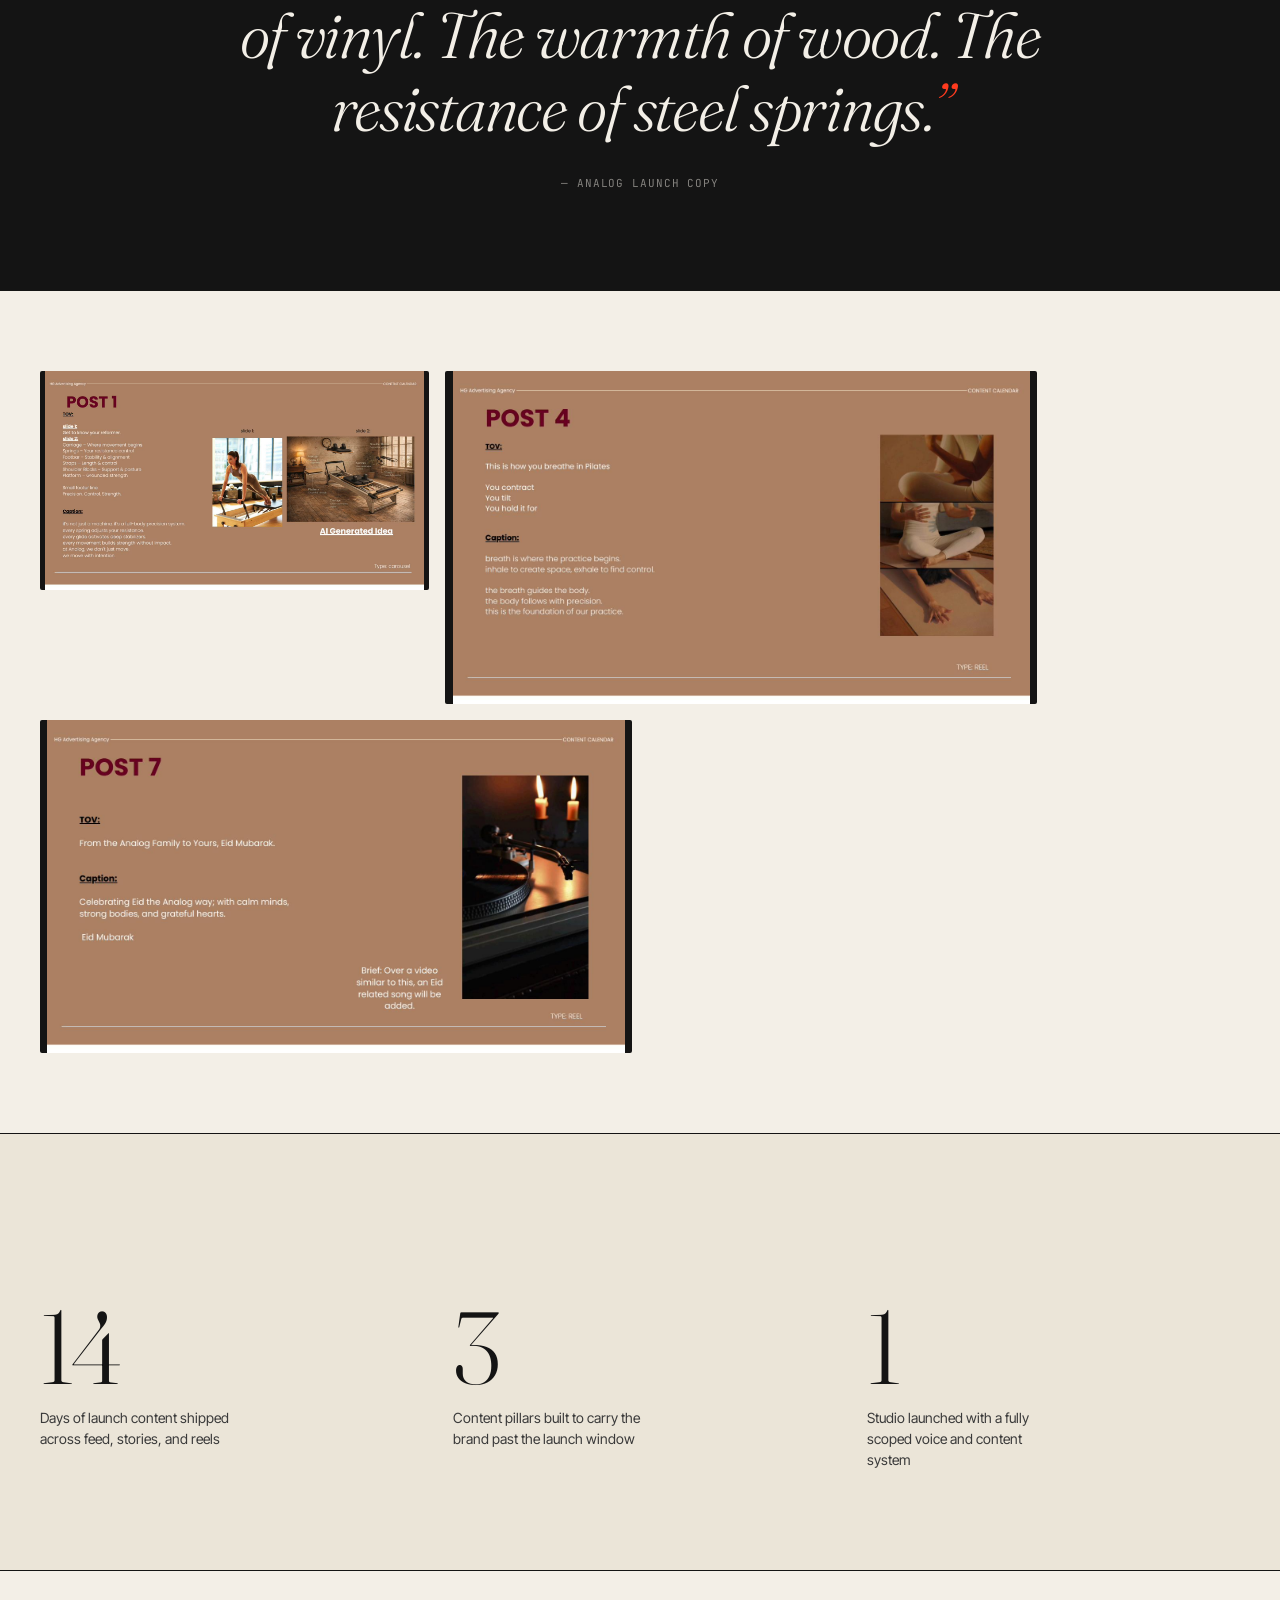
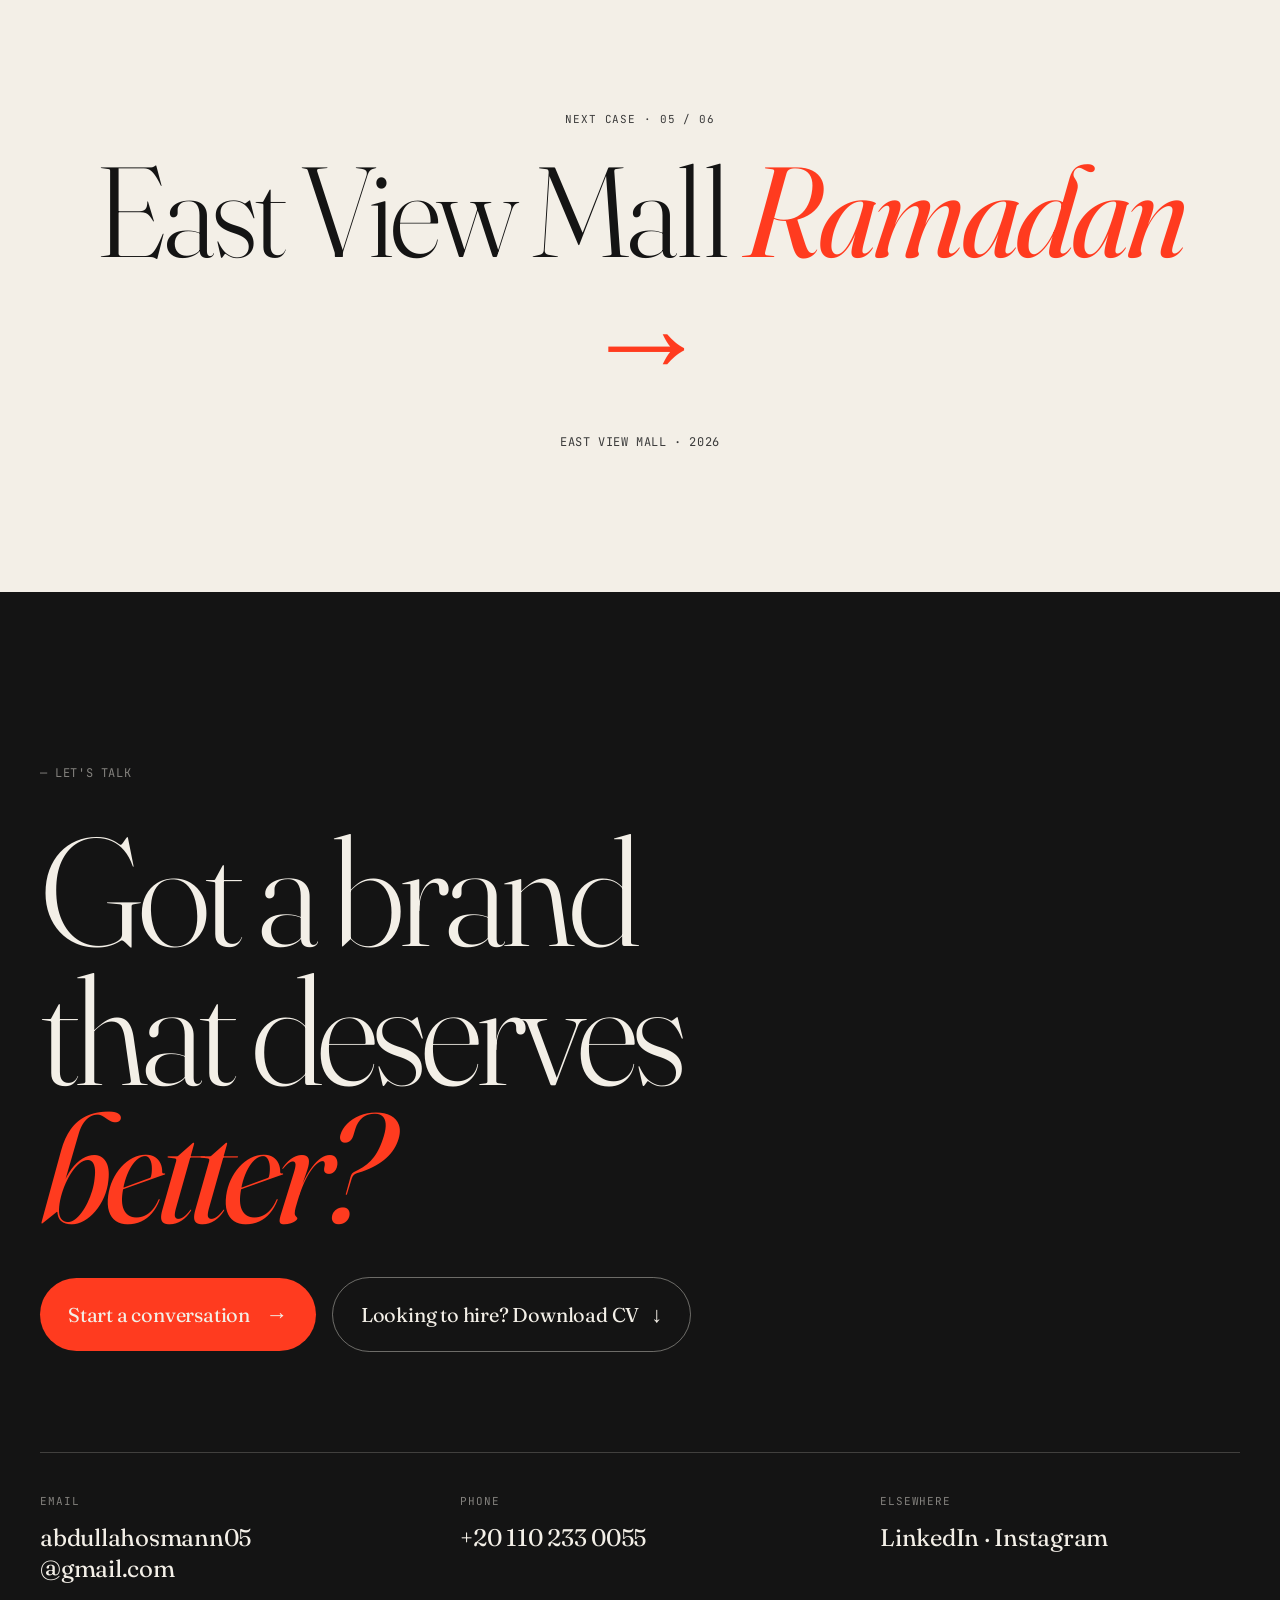
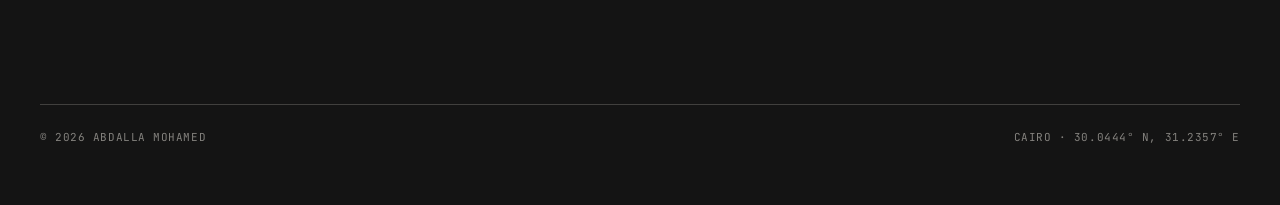
<file: analog.html>
<!DOCTYPE html>
<html lang="en">
<head>
<meta charset="UTF-8" />
<meta name="viewport" content="width=device-width, initial-scale=1.0" />
<title>Analog Reformer Pilates — Abdalla Mohamed</title>
<link rel="preconnect" href="https://fonts.googleapis.com" />
<link rel="preconnect" href="https://fonts.gstatic.com" crossorigin />
<link href="https://fonts.googleapis.com/css2?family=Fraunces:ital,opsz,wght@0,9..144,300;0,9..144,400;0,9..144,500;0,9..144,700;0,9..144,900;1,9..144,400;1,9..144,700&family=JetBrains+Mono:wght@300;400;500&family=Inter+Tight:wght@300;400;500;700&display=swap" rel="stylesheet" />
<link rel="stylesheet" href="shared.css">
<link rel="stylesheet" href="casestudy.css">
</head>
<body>

<nav>
  <a href="index.html" class="logo">Abdalla <span>•</span> M.</a>
  <ul>
    <li><a href="index.html#work">Work</a></li>
    <li><a href="index.html#about">About</a></li>
    <li><a href="index.html#experience">Experience</a></li>
    <li><a href="index.html#contact">Contact</a></li>
  </ul>
  <div class="nav-right">
    <a href="cv.pdf" download class="nav-cv">Download CV <span class="arrow">↓</span></a>
    <div class="availability"><span class="dot"></span><span>Open for work</span></div>
  </div>
</nav>

<section class="cs-hero">
  <div class="meta-top">
    <a href="index.html" class="back">← Back to work</a>
    <span>Case 04 / 06</span>
  </div>

  <h1 class="reveal">Analog<br><em>Reformer Pilates.</em></h1>

  <div class="sub">
    <div class="lede reveal">A two-week content calendar for a new reformer pilates studio — voice, tone, and visual direction built around quiet physical detail.</div>
    <div class="details reveal">
      <div class="detail-item"><div class="label">Client</div><div class="val">Analog (via HG)</div></div>
      <div class="detail-item"><div class="label">Year</div><div class="val">2026</div></div>
      <div class="detail-item"><div class="label">Role</div><div class="val">Content strategist</div></div>
      <div class="detail-item"><div class="label">Industry</div><div class="val">Fitness · Pilates</div></div>
      <div class="detail-item"><div class="label">Scope</div><div class="val">2-week launch calendar</div></div>
      <div class="detail-item"><div class="label">Deliverables</div><div class="val">Calendar, TOV, copy</div></div>
    </div>
  </div>
</section>

<div class="cs-lead-img reveal">
  <img src="images/analog_1.jpg" alt="Analog content plan cover">
</div>

<section class="cs-body">
  <div class="cs-body-grid reveal">
    <div class="cs-kicker">(01) The brief</div>
    <div>
      <h2 class="cs-h2">The details <em>are</em> the brand.</h2>
      <p>Analog isn't a gym. It's a reformer pilates studio launching into a Cairo fitness market saturated with high-energy boutique gyms shouting the same playbook — sweat, hustle, transformation. The brief from HG was clear: a two-week launch calendar that would do the opposite. Quiet. Considered. Atmospheric enough to attract the right crowd, educational enough to convert the skeptics who think reformer pilates is "just stretching."</p>
      <p>The constraint that mattered: no hype, no hashtags, no "let's crush it." If the voice slipped even once, the brand would feel like every other studio in the city.</p>
    </div>
  </div>

  <div class="cs-body-grid reveal">
    <div class="cs-kicker">(02) The thinking</div>
    <div>
      <h2 class="cs-h2">Three pillars, <em>one register</em>.</h2>
      <p>I structured the calendar around three content pillars that could carry the brand indefinitely — not just for the launch fortnight: <strong>the practice</strong> (how reformer pilates actually works, breath techniques, body mechanics), <strong>the space</strong> (the studio's materiality — vinyl, wood, steel springs, morning light), and <strong>the people</strong> (instructors, the community forming around the brand).</p>
      <p>Pillars stop the calendar from drifting into one mode. Without them, week two ends up looking like five different brands. With them, every post — whether it's a reel about hip mobility or a carousel about the studio's flooring — sounds like the same studio talking.</p>
      <p>The tonal palette pulled from physical detail rather than aspiration: <em>"One month of analog. 600+ breaths at a time."</em> <em>"Breath is where the practice begins. Inhale to create space, exhale to find control."</em> Specific over generic, every time.</p>
    </div>
  </div>

  <div class="cs-body-grid reveal">
    <div class="cs-kicker">(03) The execution</div>
    <div>
      <h2 class="cs-h2">Posts, stories, reels — <em>one voice</em>.</h2>
      <p>Every piece of content shipped with three things attached: a TOV line locking the register, a caption written in that register, and a visual direction the creative team could execute without re-inventing the brand each time. That tooling matters more than it sounds — it's the difference between a calendar and a system.</p>
      <p>The split across formats was deliberate: feed posts for educational depth, stories for atmosphere and behind-the-glass moments, reels for movement and texture. Same voice, different surfaces.</p>
    </div>
  </div>
</section>

<div class="cs-quote reveal">
  <q>Analog is built on details. The sound of vinyl. The warmth of wood. The resistance of steel springs.</q>
  <span class="attr">— Analog launch copy</span>
</div>

<div class="cs-gallery">
  <div class="g small reveal"><img src="images/analog_2.jpg" alt="Analog brand voice"></div>
  <div class="g half reveal"><img src="images/analog_3.jpg" alt="Post 4 — breath direction"></div>
  <div class="g half reveal"><img src="images/analog_4.jpg" alt="Analog stories sequence"></div>
</div>

<div class="cs-metrics">
  <div class="cs-metrics-head reveal">— (04) The result</div>
  <div class="cs-metrics-grid">
    <div class="cs-metric reveal">
      <div class="val">14</div>
      <div class="label">Days of launch content shipped across feed, stories, and reels</div>
    </div>
    <div class="cs-metric reveal">
      <div class="val">3</div>
      <div class="label">Content pillars built to carry the brand past the launch window</div>
    </div>
    <div class="cs-metric reveal">
      <div class="val">1</div>
      <div class="label">Studio launched with a fully scoped voice and content system</div>
    </div>
  </div>
</div>

<div class="cs-next reveal">
  <a href="eastview.html">
    <div class="kicker">Next case · 05 / 06</div>
    <div class="title">East View Mall <em>Ramadan →</em></div>
    <div class="arrow">East View Mall · 2026</div>
  </a>
</div>

<section class="contact">
  <div class="section-number reveal" style="color: rgba(243,239,231,0.5); margin-bottom: 40px;">— Let's talk</div>
  <h2 class="contact-huge reveal">Got a brand<br>that deserves<br><em>better?</em></h2>
  <div class="contact-cta-group reveal">
    <a href="mailto:abdullahosmann05@gmail.com?subject=Project%20enquiry" class="contact-cta">Start a conversation <span class="arrow">→</span></a>
    <a href="cv.pdf" download class="contact-cta-secondary">Looking to hire? Download CV <span class="arrow">↓</span></a>
  </div>
  <div class="contact-grid">
    <div class="contact-card reveal"><div class="label">Email</div><div class="val"><a href="mailto:abdullahosmann05@gmail.com">abdullahosmann05<br>@gmail.com</a></div></div>
    <div class="contact-card reveal"><div class="label">Phone</div><div class="val"><a href="tel:+201102330055">+20 110 233 0055</a></div></div>
    <div class="contact-card reveal"><div class="label">Elsewhere</div><div class="val"><a href="https://www.linkedin.com/in/abdullah-mohamed-520355246" target="_blank" rel="noopener">LinkedIn</a> · <a href="https://www.instagram.com/abdullahosmann_/" target="_blank" rel="noopener">Instagram</a></div></div>
  </div>
  <footer>
    <div>© 2026 Abdalla Mohamed</div>
    <div>Cairo · 30.0444° N, 31.2357° E</div>
  </footer>
</section>

<script>
  const io = new IntersectionObserver((e) => { e.forEach(x => { if (x.isIntersecting) { x.target.classList.add('in'); io.unobserve(x.target); } }); }, { threshold: 0.1, rootMargin: '0px 0px -40px 0px' });
  document.querySelectorAll('.reveal').forEach(el => io.observe(el));
</script>

</body>
</html>
</file>
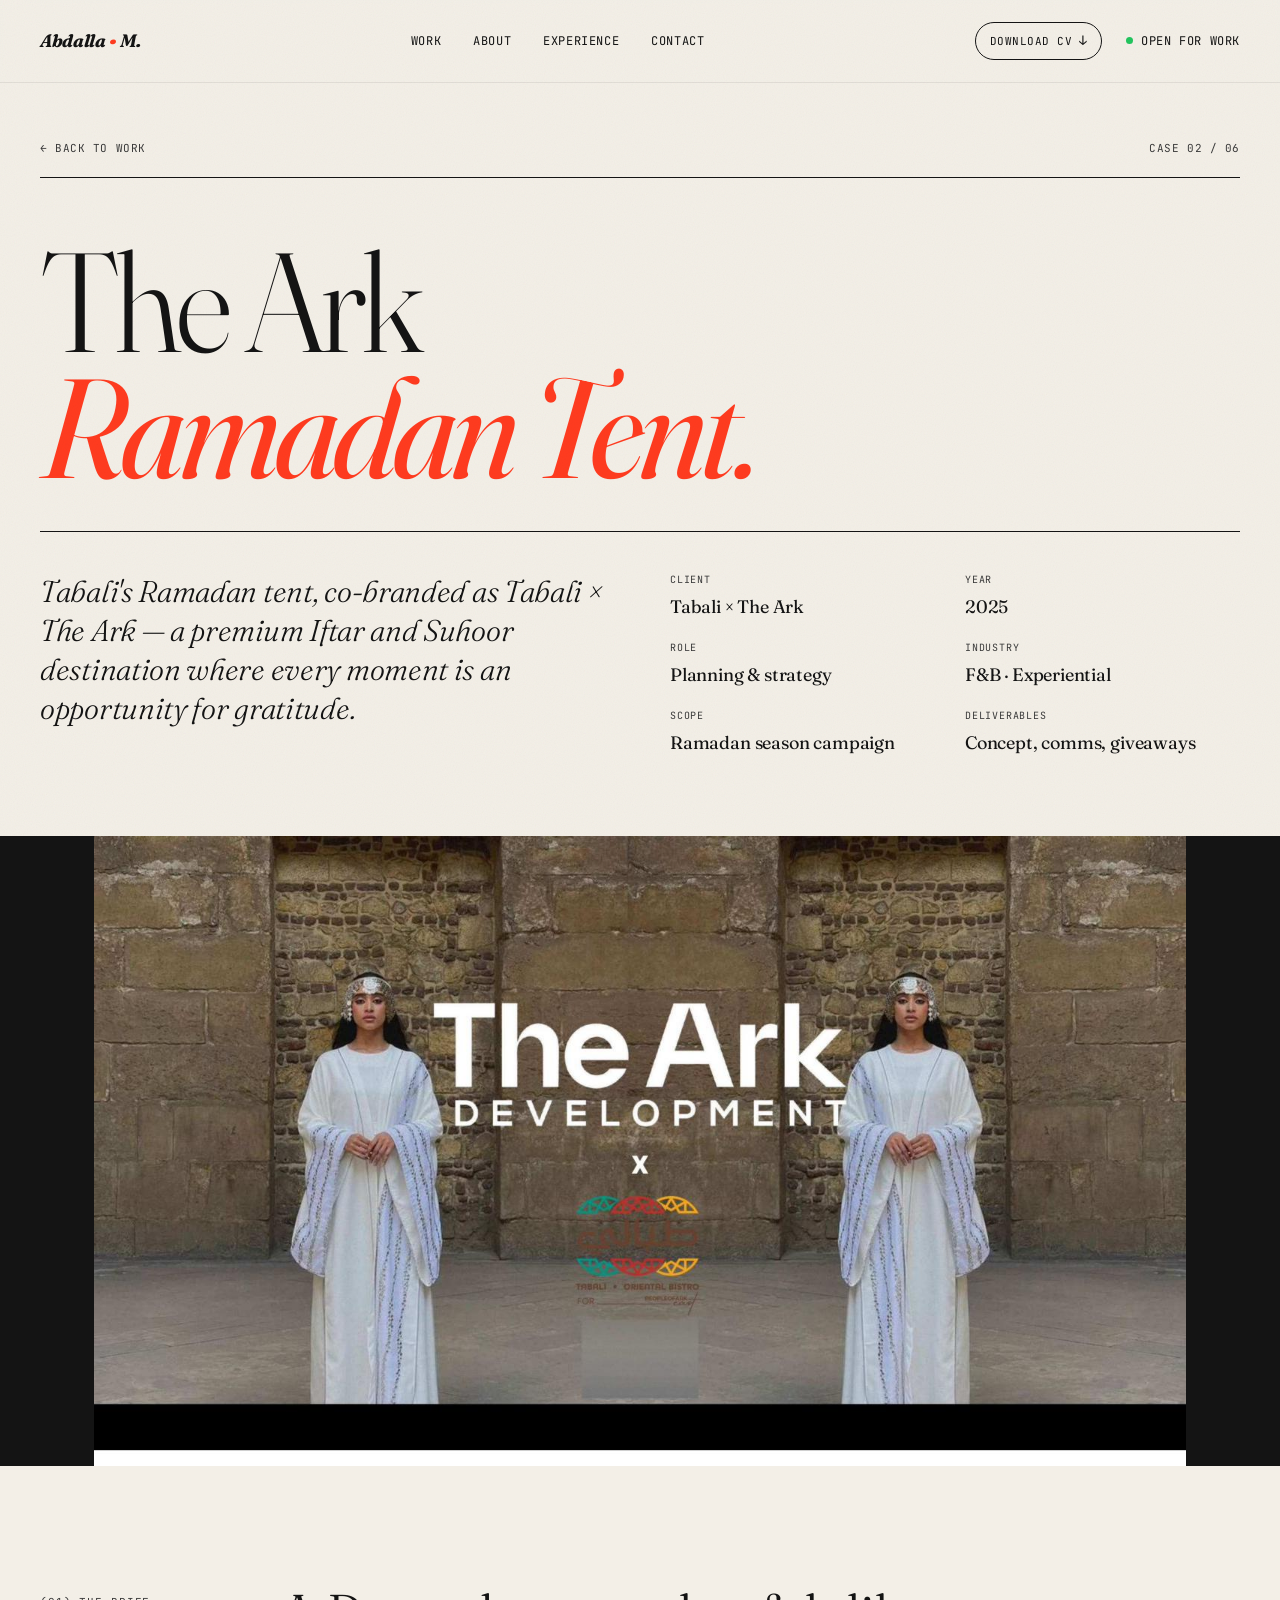
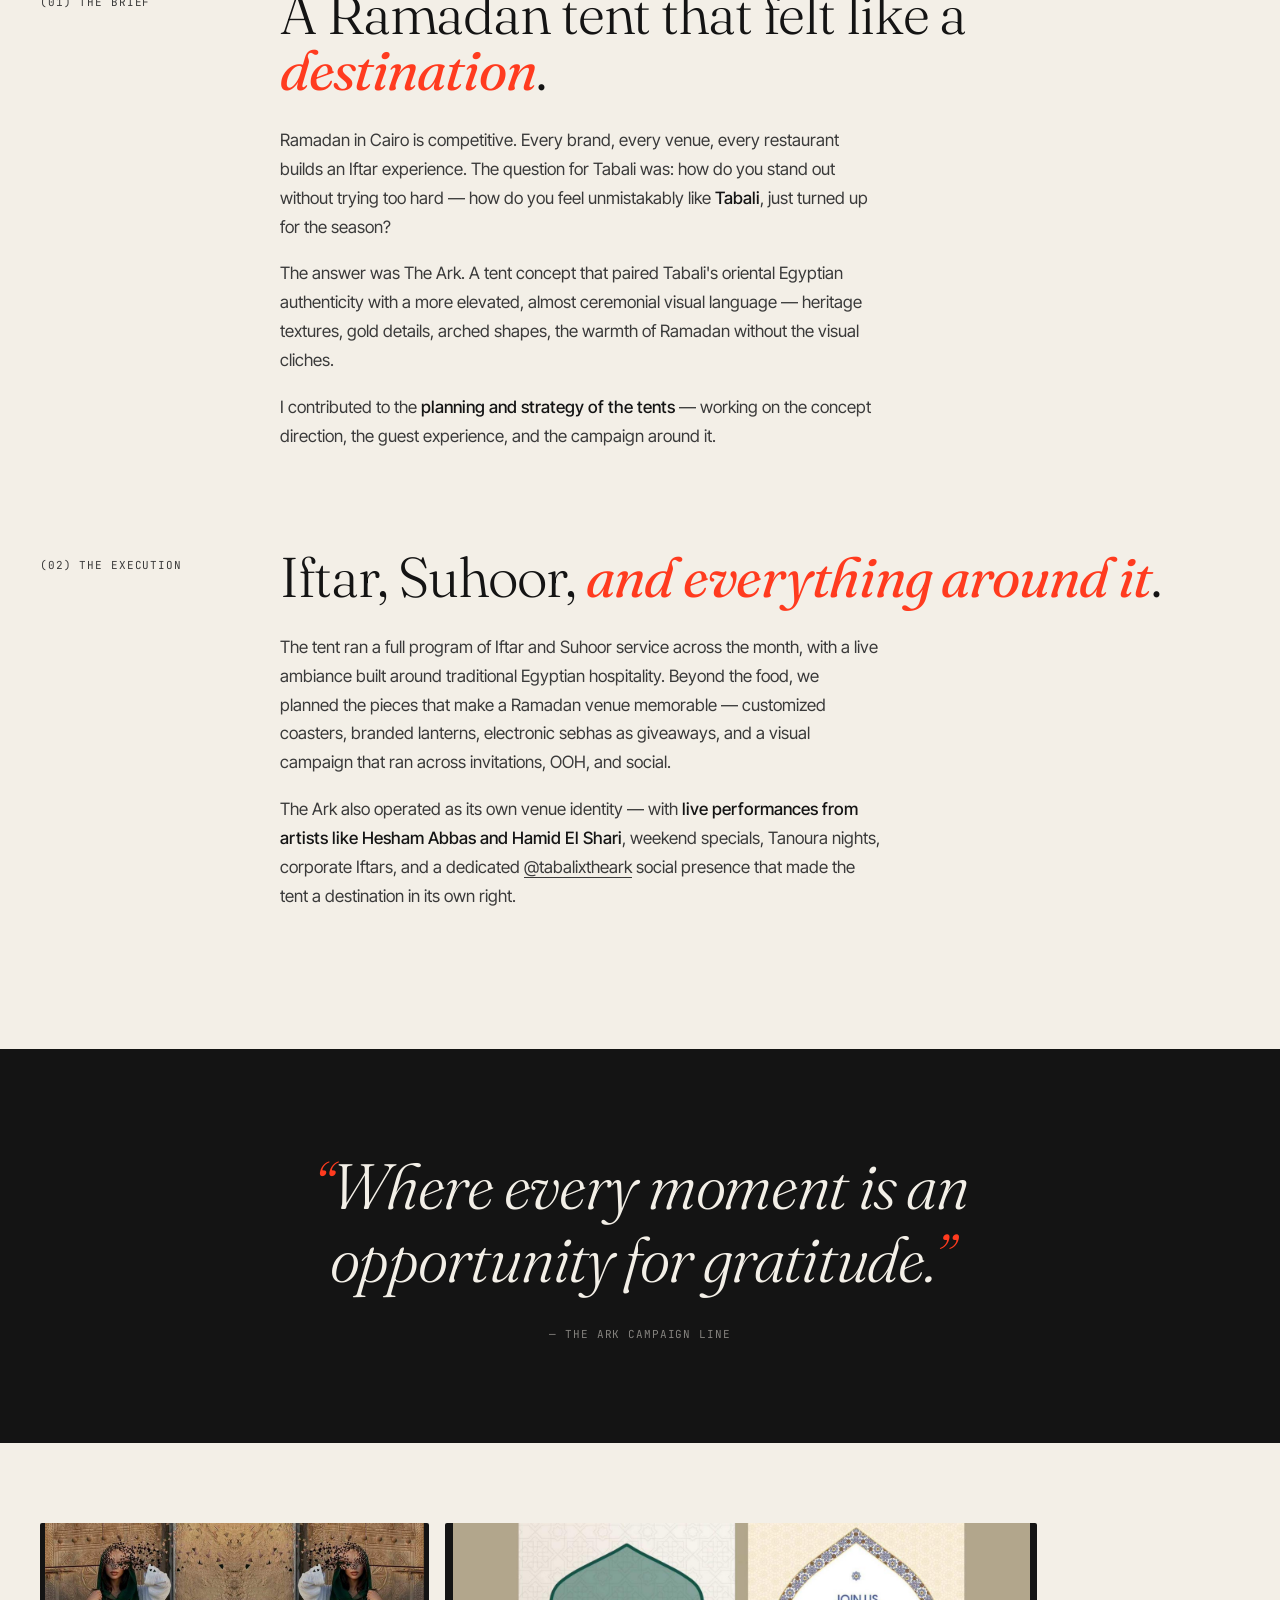
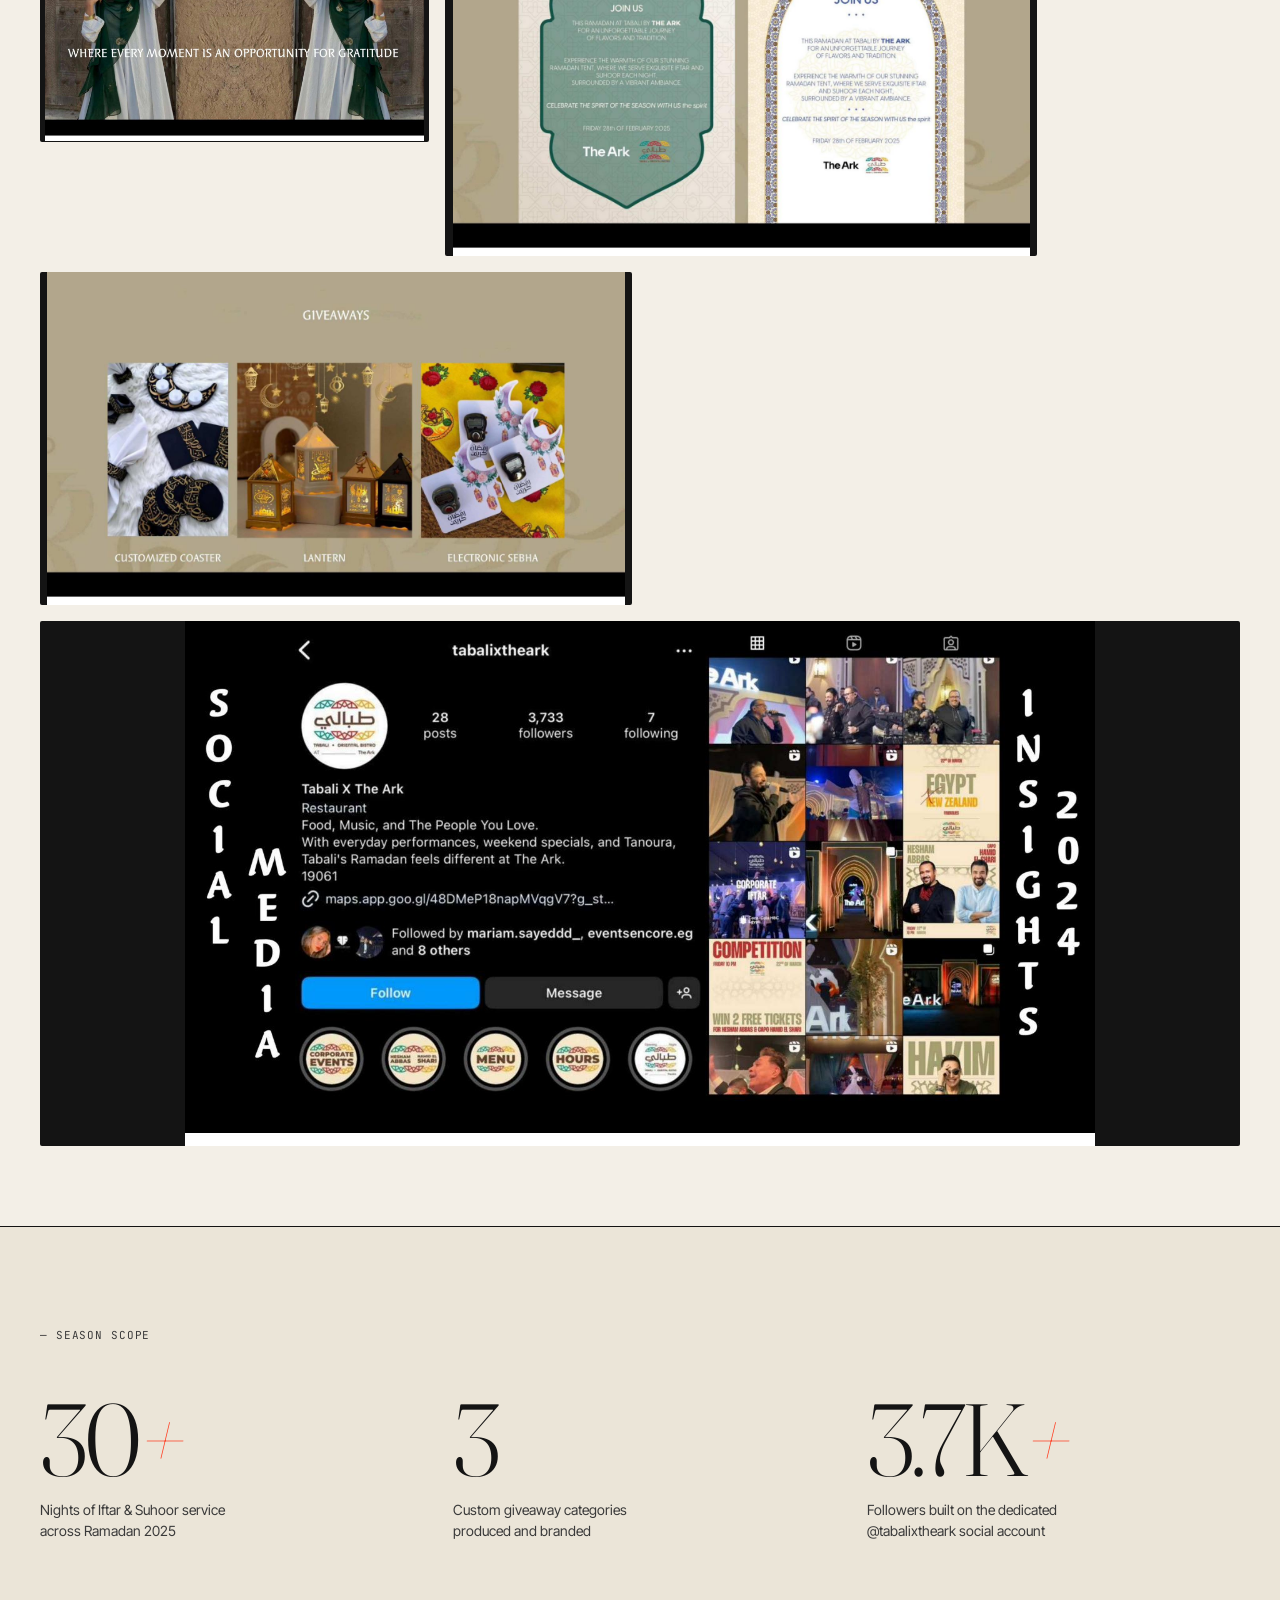
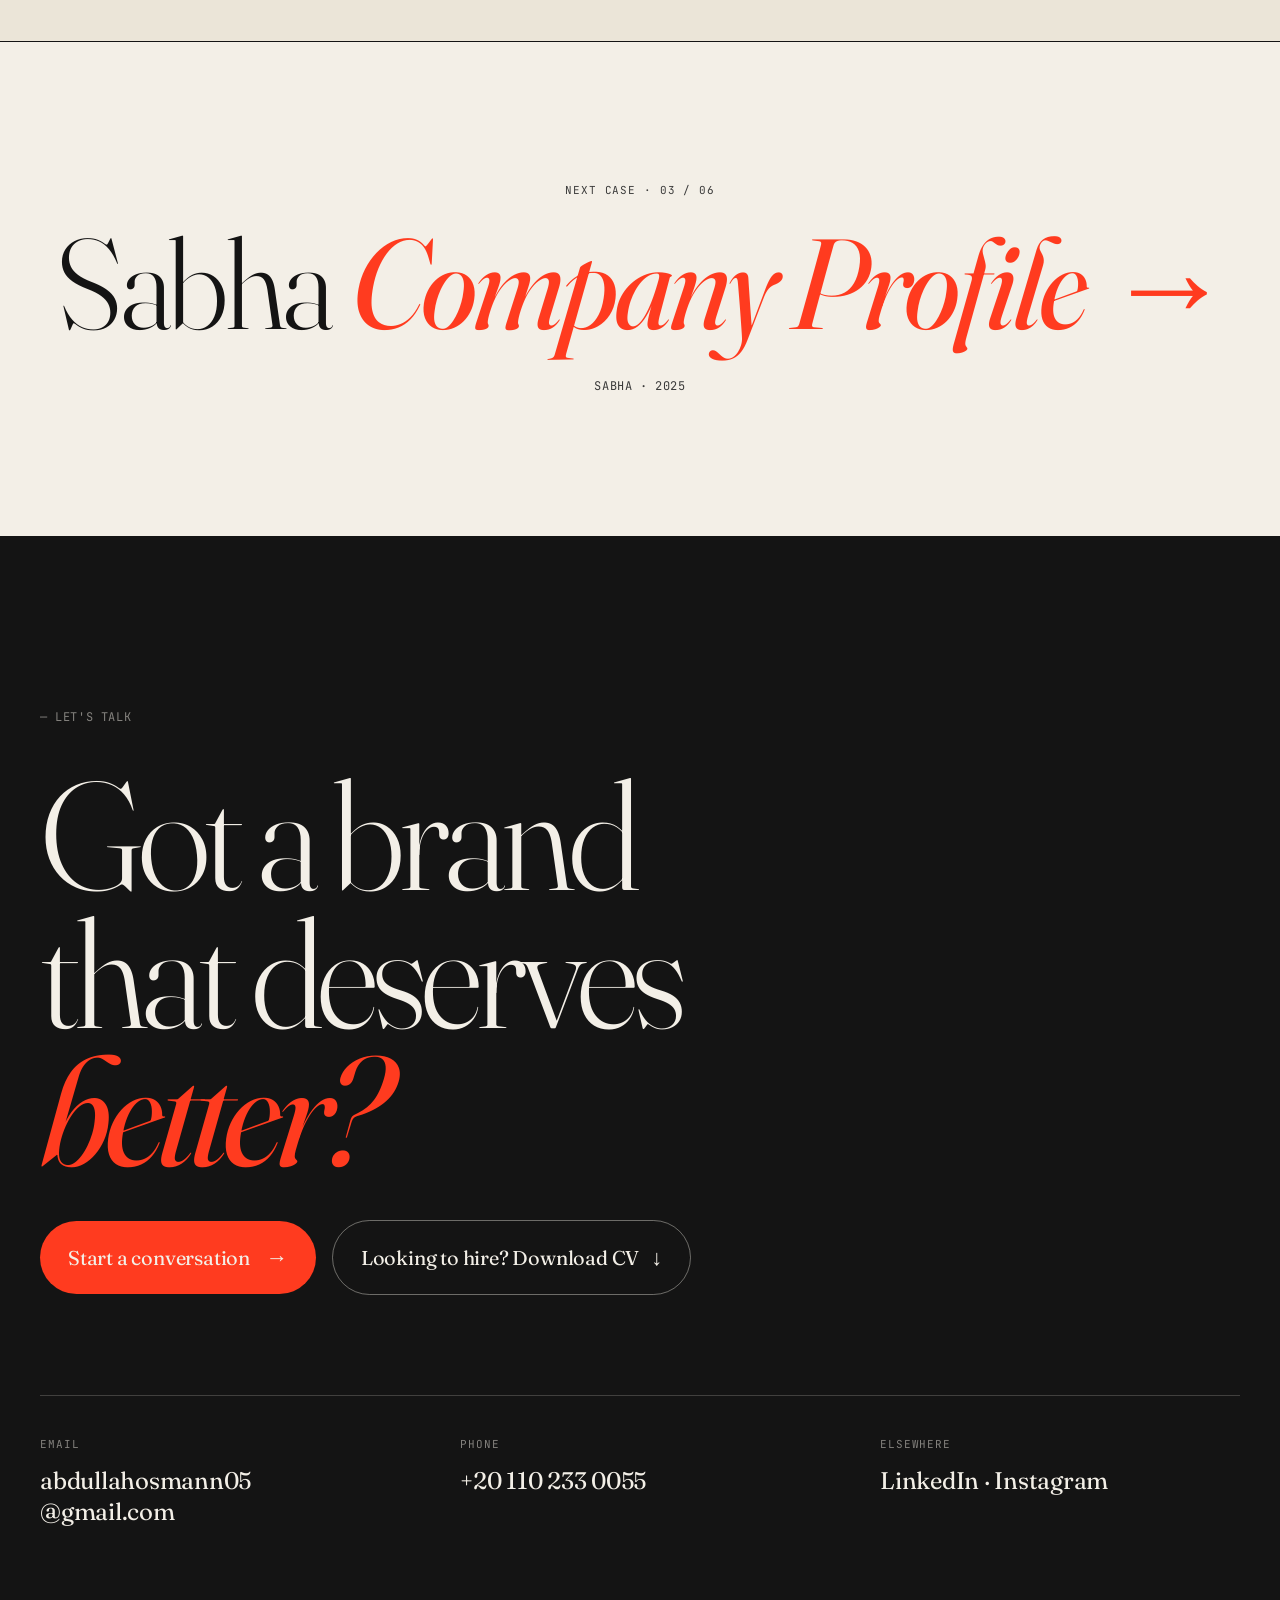
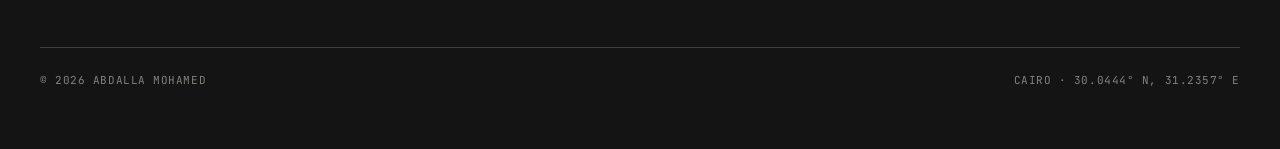
<file: ark.html>
<!DOCTYPE html>
<html lang="en">
<head>
<meta charset="UTF-8" />
<meta name="viewport" content="width=device-width, initial-scale=1.0" />
<title>The Ark Ramadan Tent — Abdalla Mohamed</title>
<link rel="preconnect" href="https://fonts.googleapis.com" />
<link rel="preconnect" href="https://fonts.gstatic.com" crossorigin />
<link href="https://fonts.googleapis.com/css2?family=Fraunces:ital,opsz,wght@0,9..144,300;0,9..144,400;0,9..144,500;0,9..144,700;0,9..144,900;1,9..144,400;1,9..144,700&family=JetBrains+Mono:wght@300;400;500&family=Inter+Tight:wght@300;400;500;700&display=swap" rel="stylesheet" />
<link rel="stylesheet" href="shared.css">
<link rel="stylesheet" href="casestudy.css">
</head>
<body>

<nav>
  <a href="index.html" class="logo">Abdalla <span>•</span> M.</a>
  <ul>
    <li><a href="index.html#work">Work</a></li>
    <li><a href="index.html#about">About</a></li>
    <li><a href="index.html#experience">Experience</a></li>
    <li><a href="index.html#contact">Contact</a></li>
  </ul>
  <div class="nav-right">
    <a href="cv.pdf" download class="nav-cv">Download CV <span class="arrow">↓</span></a>
    <div class="availability"><span class="dot"></span><span>Open for work</span></div>
  </div>
</nav>

<section class="cs-hero">
  <div class="meta-top">
    <a href="index.html" class="back">← Back to work</a>
    <span>Case 02 / 06</span>
  </div>

  <h1 class="reveal">The Ark<br><em>Ramadan Tent.</em></h1>

  <div class="sub">
    <div class="lede reveal">Tabali's Ramadan tent, co-branded as Tabali × The Ark — a premium Iftar and Suhoor destination where every moment is an opportunity for gratitude.</div>
    <div class="details reveal">
      <div class="detail-item"><div class="label">Client</div><div class="val">Tabali × The Ark</div></div>
      <div class="detail-item"><div class="label">Year</div><div class="val">2025</div></div>
      <div class="detail-item"><div class="label">Role</div><div class="val">Planning &amp; strategy</div></div>
      <div class="detail-item"><div class="label">Industry</div><div class="val">F&amp;B · Experiential</div></div>
      <div class="detail-item"><div class="label">Scope</div><div class="val">Ramadan season campaign</div></div>
      <div class="detail-item"><div class="label">Deliverables</div><div class="val">Concept, comms, giveaways</div></div>
    </div>
  </div>
</section>

<div class="cs-lead-img reveal">
  <img src="images/ark_1.jpg" alt="The Ark × Tabali opening campaign">
</div>

<section class="cs-body">
  <div class="cs-body-grid reveal">
    <div class="cs-kicker">(01) The brief</div>
    <div>
      <h2 class="cs-h2">A Ramadan tent that felt like a <em>destination</em>.</h2>
      <p>Ramadan in Cairo is competitive. Every brand, every venue, every restaurant builds an Iftar experience. The question for Tabali was: how do you stand out without trying too hard — how do you feel unmistakably like <strong>Tabali</strong>, just turned up for the season?</p>
      <p>The answer was The Ark. A tent concept that paired Tabali's oriental Egyptian authenticity with a more elevated, almost ceremonial visual language — heritage textures, gold details, arched shapes, the warmth of Ramadan without the visual cliches.</p>
      <p>I contributed to the <strong>planning and strategy of the tents</strong> — working on the concept direction, the guest experience, and the campaign around it.</p>
    </div>
  </div>

  <div class="cs-body-grid reveal">
    <div class="cs-kicker">(02) The execution</div>
    <div>
      <h2 class="cs-h2">Iftar, Suhoor, <em>and everything around it</em>.</h2>
      <p>The tent ran a full program of Iftar and Suhoor service across the month, with a live ambiance built around traditional Egyptian hospitality. Beyond the food, we planned the pieces that make a Ramadan venue memorable — customized coasters, branded lanterns, electronic sebhas as giveaways, and a visual campaign that ran across invitations, OOH, and social.</p>
      <p>The Ark also operated as its own venue identity — with <strong>live performances from artists like Hesham Abbas and Hamid El Shari</strong>, weekend specials, Tanoura nights, corporate Iftars, and a dedicated <a href="https://www.instagram.com/tabalixtheark" target="_blank" rel="noopener" style="color: inherit; border-bottom: 1px solid currentColor;">@tabalixtheark</a> social presence that made the tent a destination in its own right.</p>
    </div>
  </div>
</section>

<div class="cs-quote reveal">
  <q>Where every moment is an opportunity for gratitude.</q>
  <span class="attr">— The Ark campaign line</span>
</div>

<div class="cs-gallery">
  <div class="g small reveal"><img src="images/ark_2.jpg" alt="Every moment is an opportunity for gratitude"></div>
  <div class="g half reveal"><img src="images/ark_3.jpg" alt="The Ark invitation design"></div>
  <div class="g half reveal"><img src="images/ark_4.jpg" alt="Ramadan giveaways — coasters, lanterns, sebhas"></div>
  <div class="g wide reveal"><img src="images/ark_5.jpg" alt="Tabali × The Ark — social media presence and live programming"></div>
</div>

<div class="cs-metrics">
  <div class="cs-metrics-head reveal">— Season scope</div>
  <div class="cs-metrics-grid">
    <div class="cs-metric reveal">
      <div class="val">30<em>+</em></div>
      <div class="label">Nights of Iftar &amp; Suhoor service across Ramadan 2025</div>
    </div>
    <div class="cs-metric reveal">
      <div class="val">3</div>
      <div class="label">Custom giveaway categories produced and branded</div>
    </div>
    <div class="cs-metric reveal">
      <div class="val">3.7K<em>+</em></div>
      <div class="label">Followers built on the dedicated @tabalixtheark social account</div>
    </div>
  </div>
</div>

<div class="cs-next reveal">
  <a href="sabha.html">
    <div class="kicker">Next case · 03 / 06</div>
    <div class="title">Sabha <em>Company Profile →</em></div>
    <div class="arrow">Sabha · 2025</div>
  </a>
</div>

<section class="contact">
  <div class="section-number reveal" style="color: rgba(243,239,231,0.5); margin-bottom: 40px;">— Let's talk</div>
  <h2 class="contact-huge reveal">Got a brand<br>that deserves<br><em>better?</em></h2>
  <div class="contact-cta-group reveal">
    <a href="mailto:abdullahosmann05@gmail.com?subject=Project%20enquiry" class="contact-cta">Start a conversation <span class="arrow">→</span></a>
    <a href="cv.pdf" download class="contact-cta-secondary">Looking to hire? Download CV <span class="arrow">↓</span></a>
  </div>
  <div class="contact-grid">
    <div class="contact-card reveal"><div class="label">Email</div><div class="val"><a href="mailto:abdullahosmann05@gmail.com">abdullahosmann05<br>@gmail.com</a></div></div>
    <div class="contact-card reveal"><div class="label">Phone</div><div class="val"><a href="tel:+201102330055">+20 110 233 0055</a></div></div>
    <div class="contact-card reveal"><div class="label">Elsewhere</div><div class="val"><a href="https://www.linkedin.com/in/abdullah-mohamed-520355246" target="_blank" rel="noopener">LinkedIn</a> · <a href="https://www.instagram.com/abdullahosmann_/" target="_blank" rel="noopener">Instagram</a></div></div>
  </div>
  <footer>
    <div>© 2026 Abdalla Mohamed</div>
    <div>Cairo · 30.0444° N, 31.2357° E</div>
  </footer>
</section>

<script>
  const io = new IntersectionObserver((e) => { e.forEach(x => { if (x.isIntersecting) { x.target.classList.add('in'); io.unobserve(x.target); } }); }, { threshold: 0.1, rootMargin: '0px 0px -40px 0px' });
  document.querySelectorAll('.reveal').forEach(el => io.observe(el));
</script>

</body>
</html>
</file>
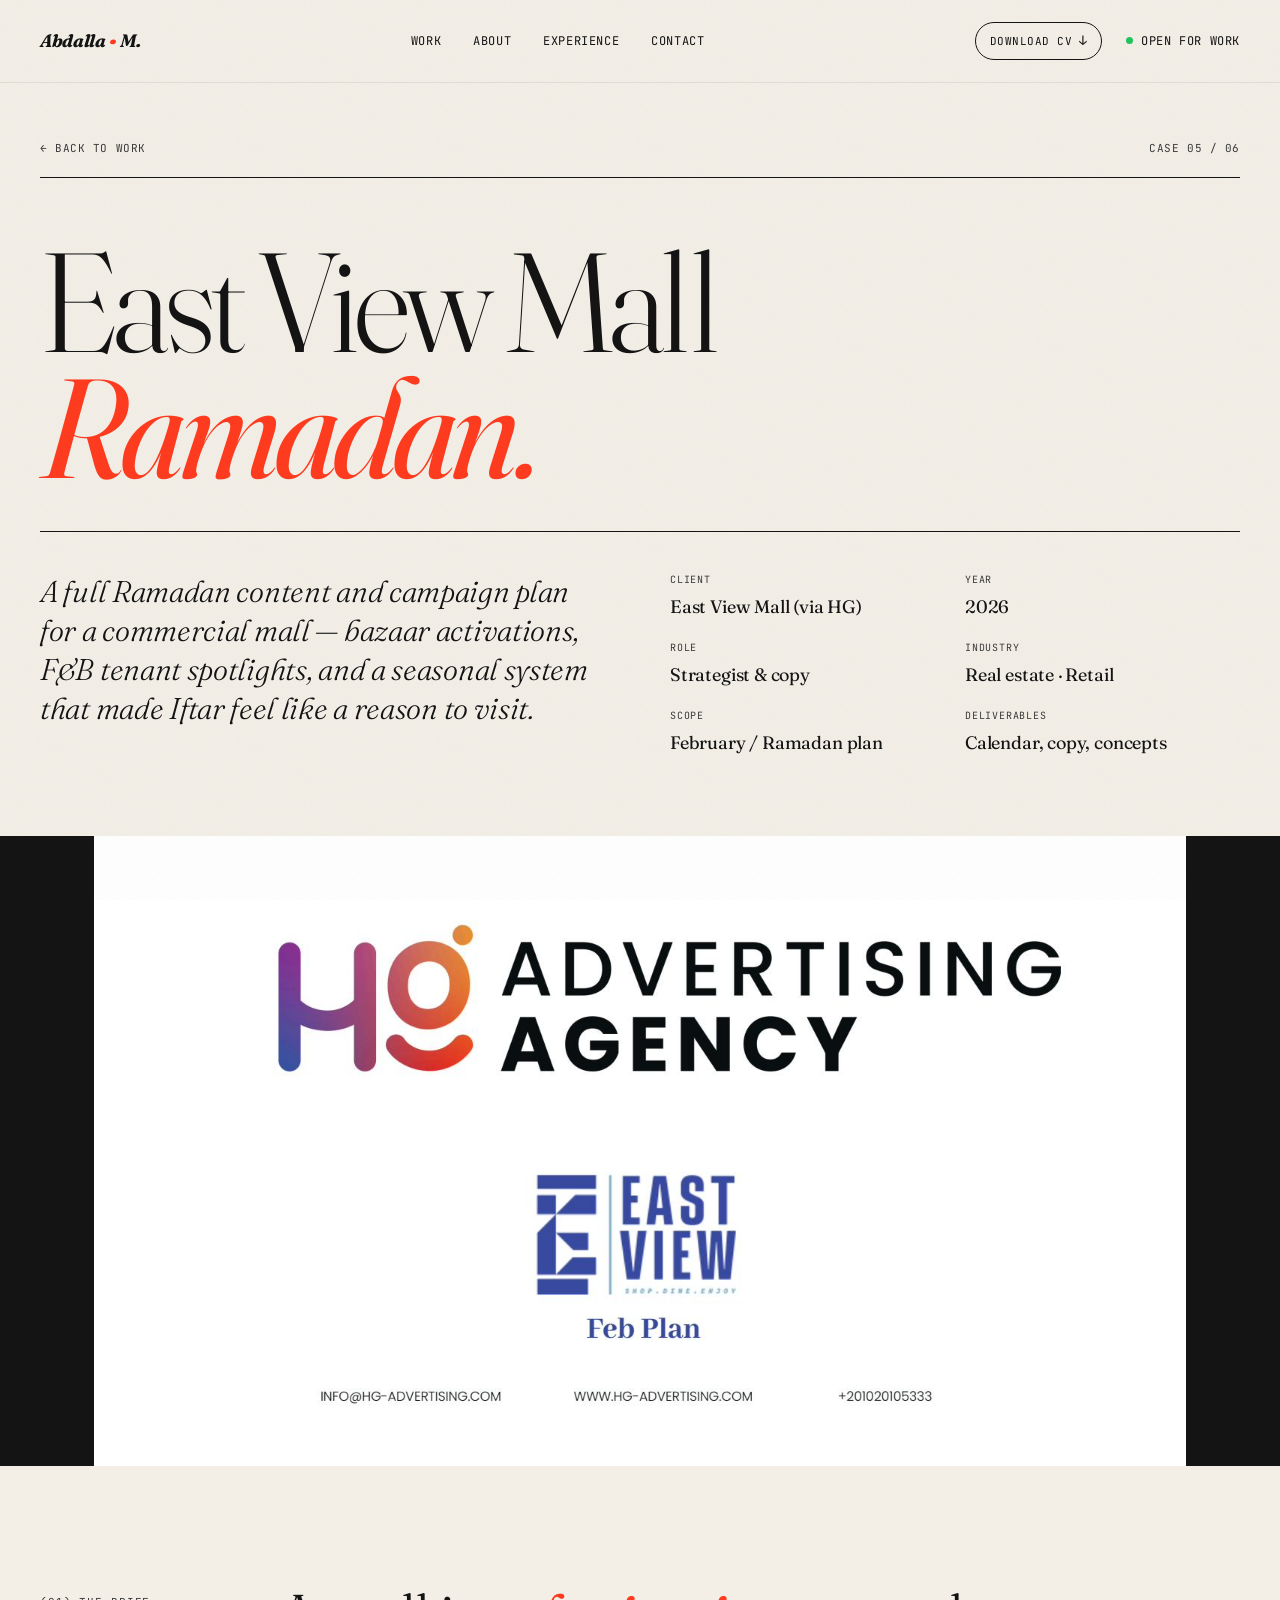
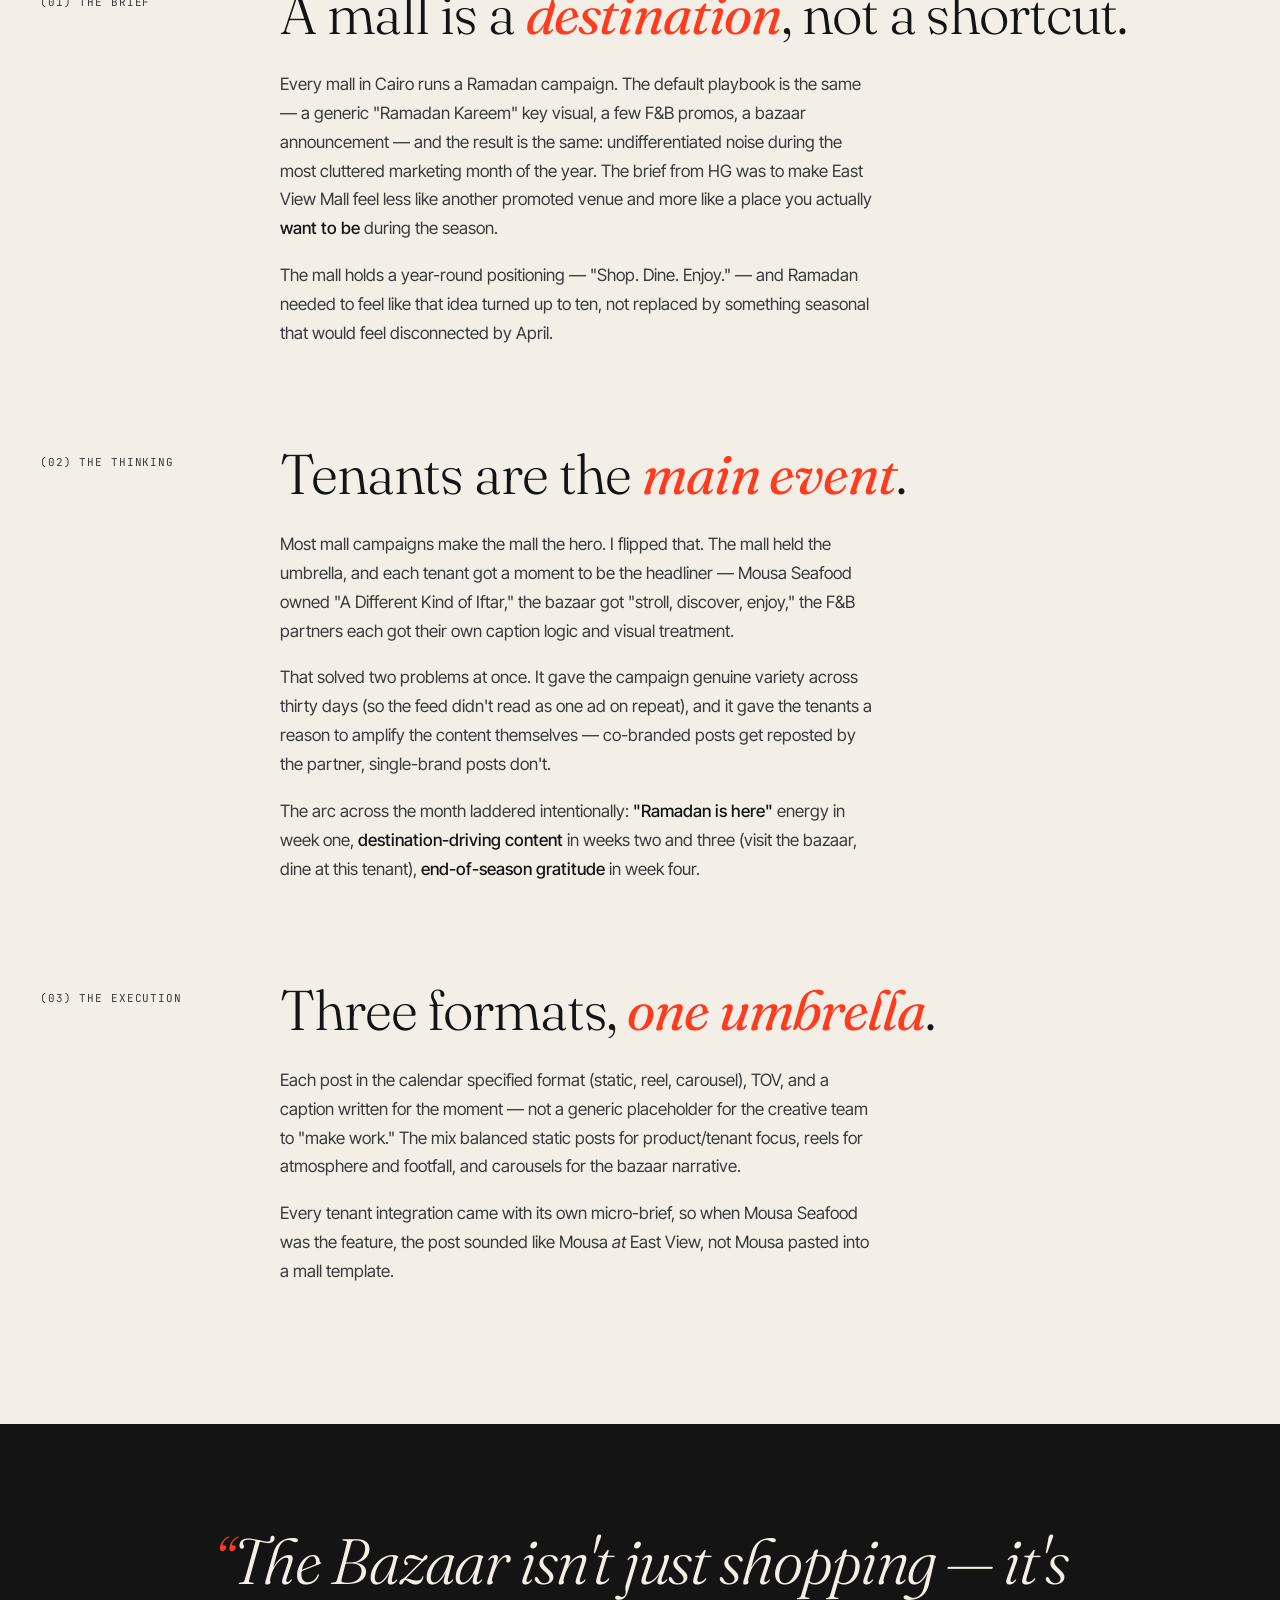
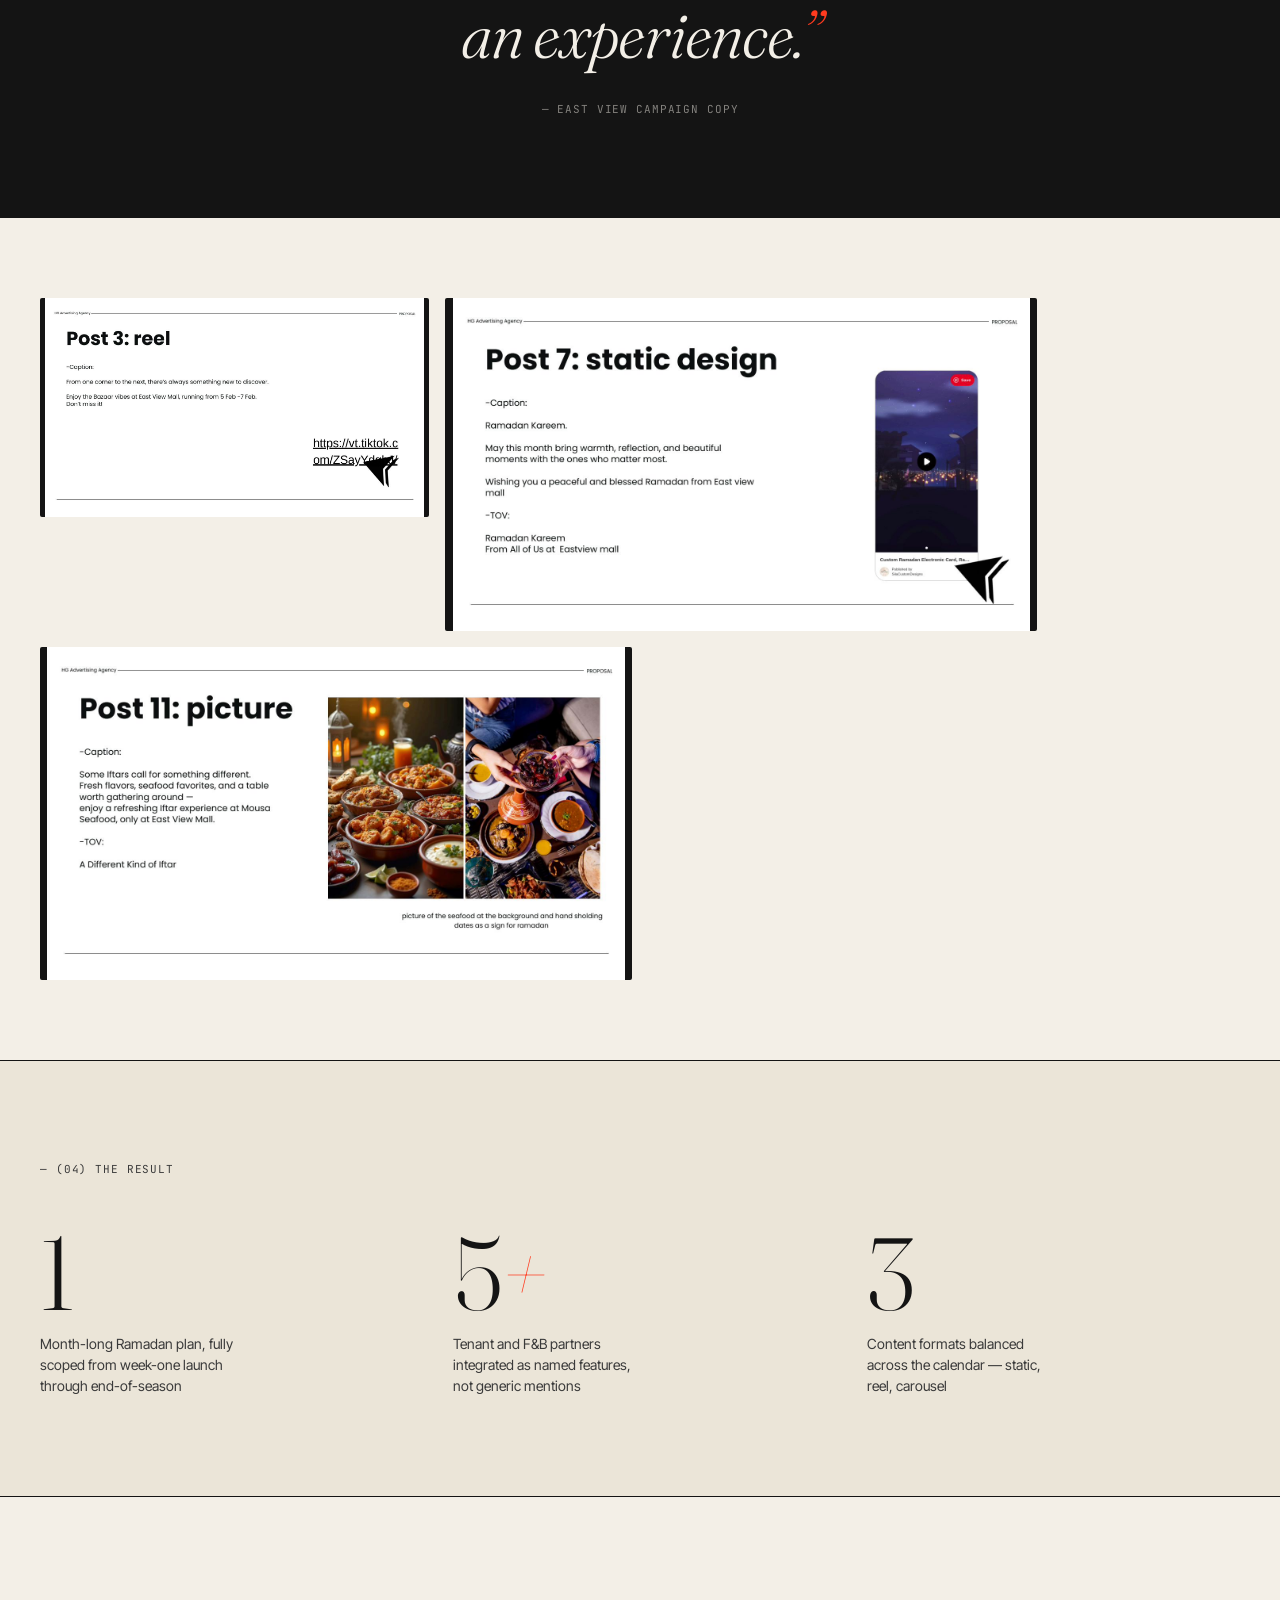
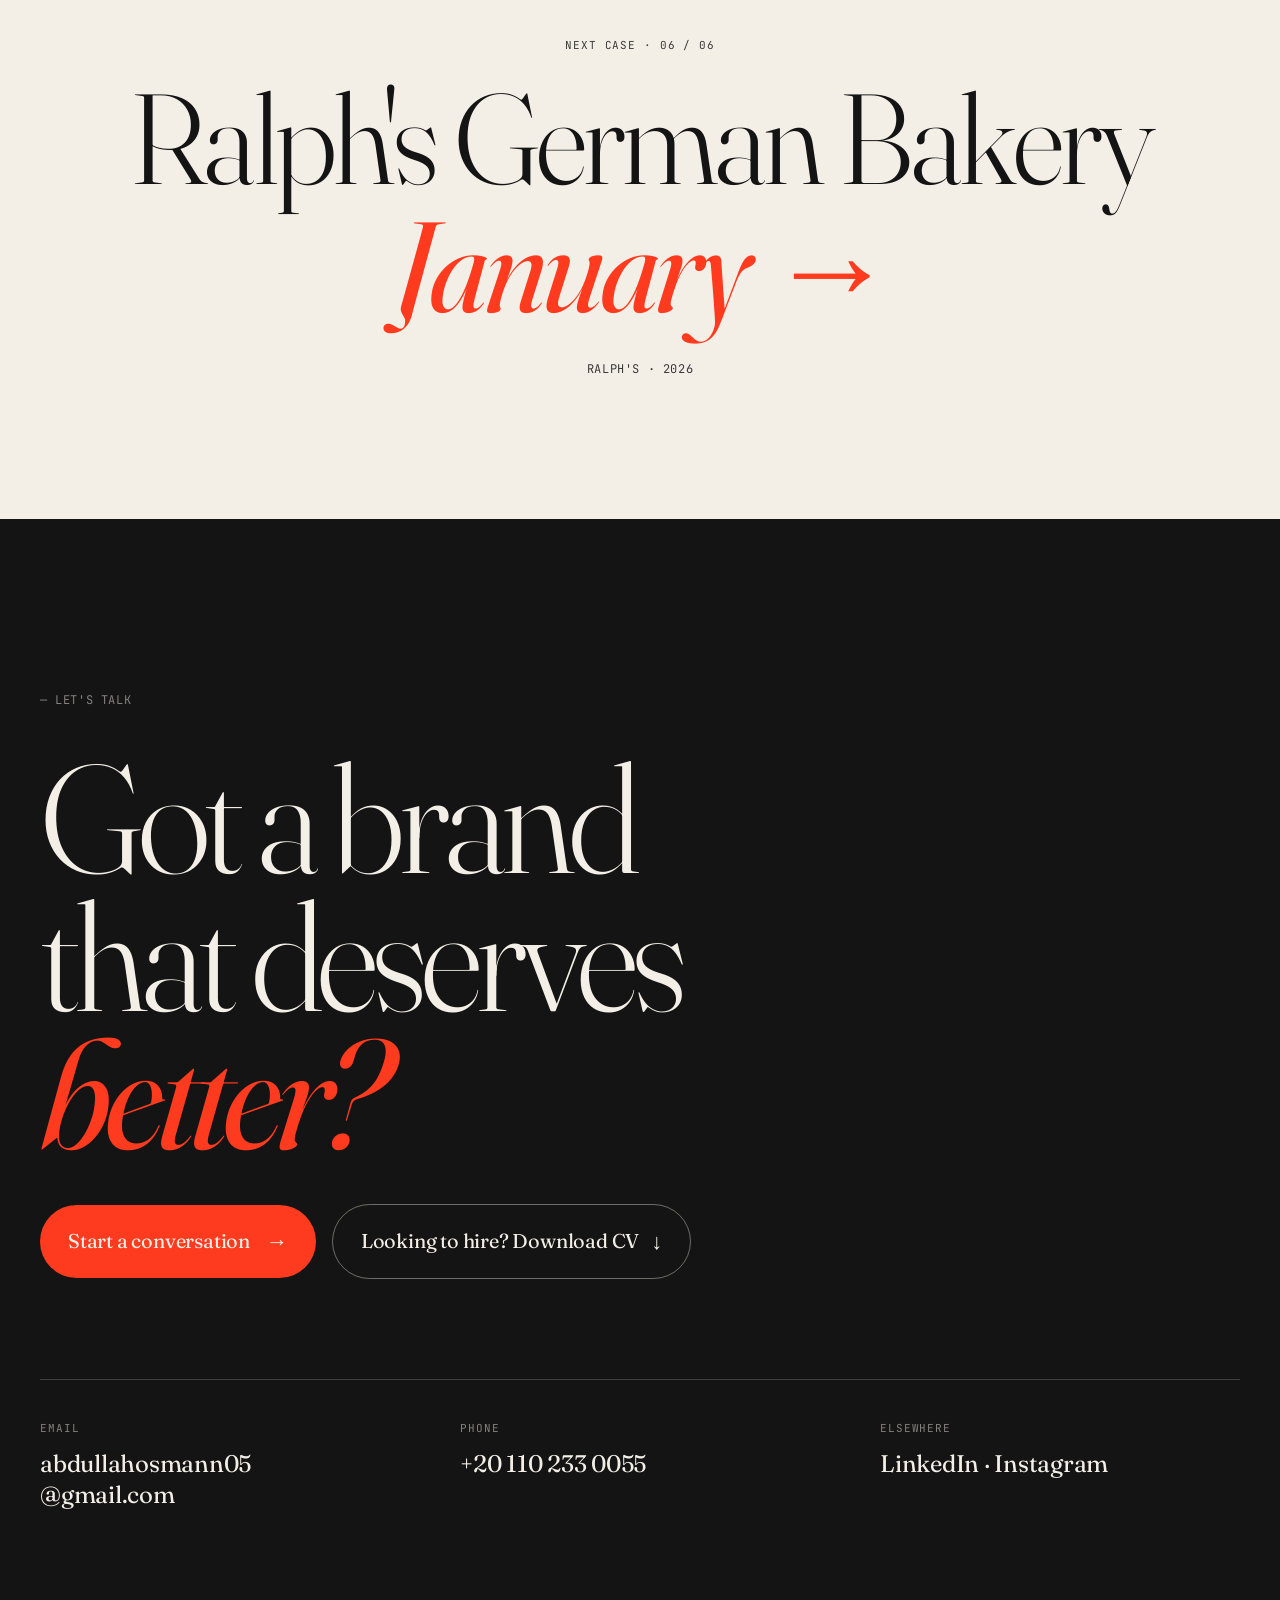
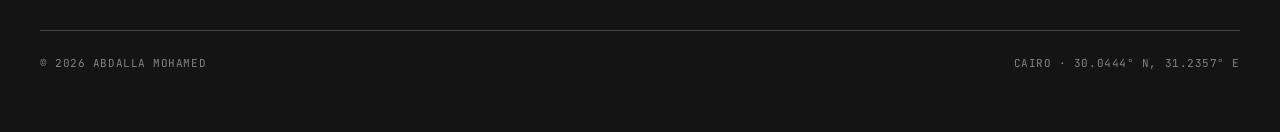
<file: eastview.html>
<!DOCTYPE html>
<html lang="en">
<head>
<meta charset="UTF-8" />
<meta name="viewport" content="width=device-width, initial-scale=1.0" />
<title>East View Mall — Ramadan Plan — Abdalla Mohamed</title>
<link rel="preconnect" href="https://fonts.googleapis.com" />
<link rel="preconnect" href="https://fonts.gstatic.com" crossorigin />
<link href="https://fonts.googleapis.com/css2?family=Fraunces:ital,opsz,wght@0,9..144,300;0,9..144,400;0,9..144,500;0,9..144,700;0,9..144,900;1,9..144,400;1,9..144,700&family=JetBrains+Mono:wght@300;400;500&family=Inter+Tight:wght@300;400;500;700&display=swap" rel="stylesheet" />
<link rel="stylesheet" href="shared.css">
<link rel="stylesheet" href="casestudy.css">
</head>
<body>

<nav>
  <a href="index.html" class="logo">Abdalla <span>•</span> M.</a>
  <ul>
    <li><a href="index.html#work">Work</a></li>
    <li><a href="index.html#about">About</a></li>
    <li><a href="index.html#experience">Experience</a></li>
    <li><a href="index.html#contact">Contact</a></li>
  </ul>
  <div class="nav-right">
    <a href="cv.pdf" download class="nav-cv">Download CV <span class="arrow">↓</span></a>
    <div class="availability"><span class="dot"></span><span>Open for work</span></div>
  </div>
</nav>

<section class="cs-hero">
  <div class="meta-top">
    <a href="index.html" class="back">← Back to work</a>
    <span>Case 05 / 06</span>
  </div>

  <h1 class="reveal">East View Mall<br><em>Ramadan.</em></h1>

  <div class="sub">
    <div class="lede reveal">A full Ramadan content and campaign plan for a commercial mall — bazaar activations, F&amp;B tenant spotlights, and a seasonal system that made Iftar feel like a reason to visit.</div>
    <div class="details reveal">
      <div class="detail-item"><div class="label">Client</div><div class="val">East View Mall (via HG)</div></div>
      <div class="detail-item"><div class="label">Year</div><div class="val">2026</div></div>
      <div class="detail-item"><div class="label">Role</div><div class="val">Strategist &amp; copy</div></div>
      <div class="detail-item"><div class="label">Industry</div><div class="val">Real estate · Retail</div></div>
      <div class="detail-item"><div class="label">Scope</div><div class="val">February / Ramadan plan</div></div>
      <div class="detail-item"><div class="label">Deliverables</div><div class="val">Calendar, copy, concepts</div></div>
    </div>
  </div>
</section>

<div class="cs-lead-img reveal">
  <img src="images/eastview_1.jpg" alt="East View plan cover">
</div>

<section class="cs-body">
  <div class="cs-body-grid reveal">
    <div class="cs-kicker">(01) The brief</div>
    <div>
      <h2 class="cs-h2">A mall is a <em>destination</em>, not a shortcut.</h2>
      <p>Every mall in Cairo runs a Ramadan campaign. The default playbook is the same — a generic "Ramadan Kareem" key visual, a few F&amp;B promos, a bazaar announcement — and the result is the same: undifferentiated noise during the most cluttered marketing month of the year. The brief from HG was to make East View Mall feel less like another promoted venue and more like a place you actually <strong>want to be</strong> during the season.</p>
      <p>The mall holds a year-round positioning — "Shop. Dine. Enjoy." — and Ramadan needed to feel like that idea turned up to ten, not replaced by something seasonal that would feel disconnected by April.</p>
    </div>
  </div>

  <div class="cs-body-grid reveal">
    <div class="cs-kicker">(02) The thinking</div>
    <div>
      <h2 class="cs-h2">Tenants are the <em>main event</em>.</h2>
      <p>Most mall campaigns make the mall the hero. I flipped that. The mall held the umbrella, and each tenant got a moment to be the headliner — Mousa Seafood owned "A Different Kind of Iftar," the bazaar got "stroll, discover, enjoy," the F&amp;B partners each got their own caption logic and visual treatment.</p>
      <p>That solved two problems at once. It gave the campaign genuine variety across thirty days (so the feed didn't read as one ad on repeat), and it gave the tenants a reason to amplify the content themselves — co-branded posts get reposted by the partner, single-brand posts don't.</p>
      <p>The arc across the month laddered intentionally: <strong>"Ramadan is here"</strong> energy in week one, <strong>destination-driving content</strong> in weeks two and three (visit the bazaar, dine at this tenant), <strong>end-of-season gratitude</strong> in week four.</p>
    </div>
  </div>

  <div class="cs-body-grid reveal">
    <div class="cs-kicker">(03) The execution</div>
    <div>
      <h2 class="cs-h2">Three formats, <em>one umbrella</em>.</h2>
      <p>Each post in the calendar specified format (static, reel, carousel), TOV, and a caption written for the moment — not a generic placeholder for the creative team to "make work." The mix balanced static posts for product/tenant focus, reels for atmosphere and footfall, and carousels for the bazaar narrative.</p>
      <p>Every tenant integration came with its own micro-brief, so when Mousa Seafood was the feature, the post sounded like Mousa <em>at</em> East View, not Mousa pasted into a mall template.</p>
    </div>
  </div>
</section>

<div class="cs-quote reveal">
  <q>The Bazaar isn't just shopping — it's an experience.</q>
  <span class="attr">— East View campaign copy</span>
</div>

<div class="cs-gallery">
  <div class="g small reveal"><img src="images/eastview_2.jpg" alt="East View visual direction"></div>
  <div class="g half reveal"><img src="images/eastview_3.jpg" alt="Ramadan Kareem static post"></div>
  <div class="g half reveal"><img src="images/eastview_4.jpg" alt="Bazaar activation copy"></div>
</div>

<div class="cs-metrics">
  <div class="cs-metrics-head reveal">— (04) The result</div>
  <div class="cs-metrics-grid">
    <div class="cs-metric reveal">
      <div class="val">1</div>
      <div class="label">Month-long Ramadan plan, fully scoped from week-one launch through end-of-season</div>
    </div>
    <div class="cs-metric reveal">
      <div class="val">5<em>+</em></div>
      <div class="label">Tenant and F&amp;B partners integrated as named features, not generic mentions</div>
    </div>
    <div class="cs-metric reveal">
      <div class="val">3</div>
      <div class="label">Content formats balanced across the calendar — static, reel, carousel</div>
    </div>
  </div>
</div>

<div class="cs-next reveal">
  <a href="ralphs.html">
    <div class="kicker">Next case · 06 / 06</div>
    <div class="title">Ralph's German Bakery <em>January →</em></div>
    <div class="arrow">Ralph's · 2026</div>
  </a>
</div>

<section class="contact">
  <div class="section-number reveal" style="color: rgba(243,239,231,0.5); margin-bottom: 40px;">— Let's talk</div>
  <h2 class="contact-huge reveal">Got a brand<br>that deserves<br><em>better?</em></h2>
  <div class="contact-cta-group reveal">
    <a href="mailto:abdullahosmann05@gmail.com?subject=Project%20enquiry" class="contact-cta">Start a conversation <span class="arrow">→</span></a>
    <a href="cv.pdf" download class="contact-cta-secondary">Looking to hire? Download CV <span class="arrow">↓</span></a>
  </div>
  <div class="contact-grid">
    <div class="contact-card reveal"><div class="label">Email</div><div class="val"><a href="mailto:abdullahosmann05@gmail.com">abdullahosmann05<br>@gmail.com</a></div></div>
    <div class="contact-card reveal"><div class="label">Phone</div><div class="val"><a href="tel:+201102330055">+20 110 233 0055</a></div></div>
    <div class="contact-card reveal"><div class="label">Elsewhere</div><div class="val"><a href="https://www.linkedin.com/in/abdullah-mohamed-520355246" target="_blank" rel="noopener">LinkedIn</a> · <a href="https://www.instagram.com/abdullahosmann_/" target="_blank" rel="noopener">Instagram</a></div></div>
  </div>
  <footer>
    <div>© 2026 Abdalla Mohamed</div>
    <div>Cairo · 30.0444° N, 31.2357° E</div>
  </footer>
</section>

<script>
  const io = new IntersectionObserver((e) => { e.forEach(x => { if (x.isIntersecting) { x.target.classList.add('in'); io.unobserve(x.target); } }); }, { threshold: 0.1, rootMargin: '0px 0px -40px 0px' });
  document.querySelectorAll('.reveal').forEach(el => io.observe(el));
</script>

</body>
</html>
</file>
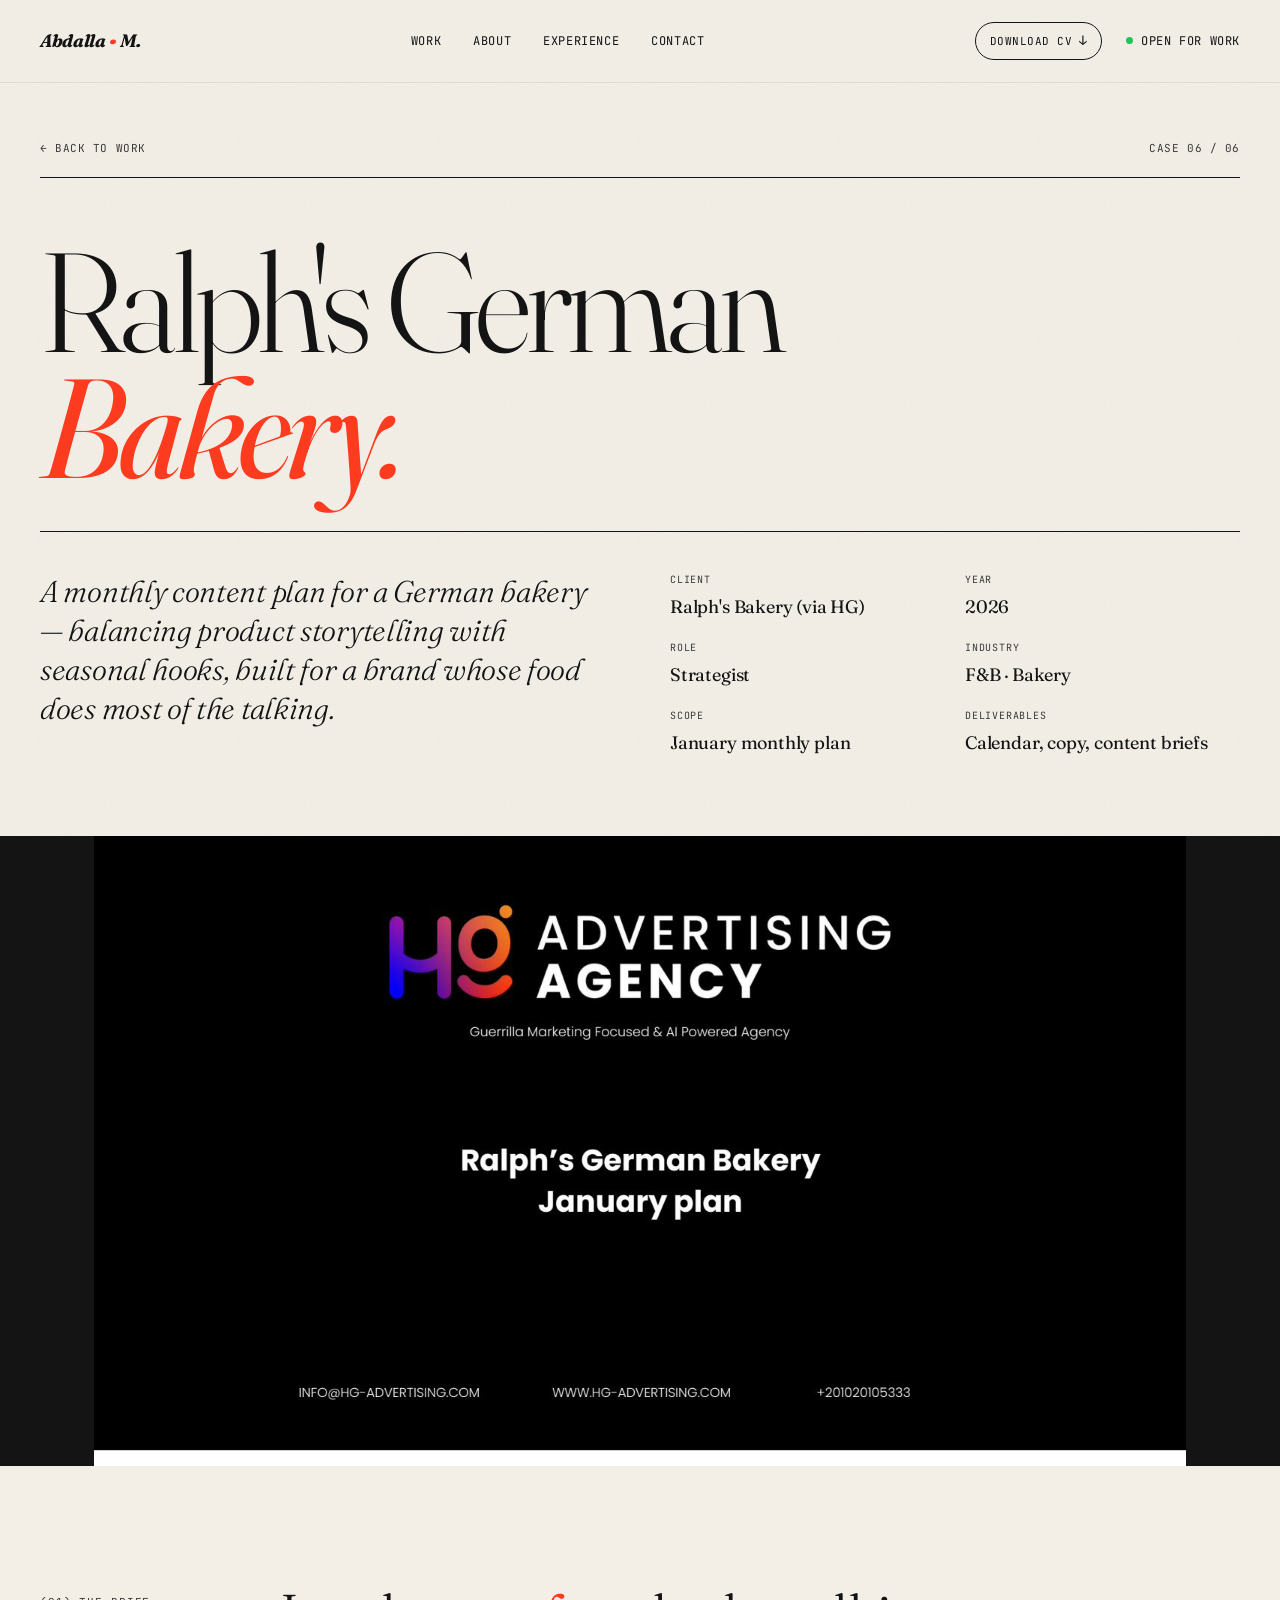
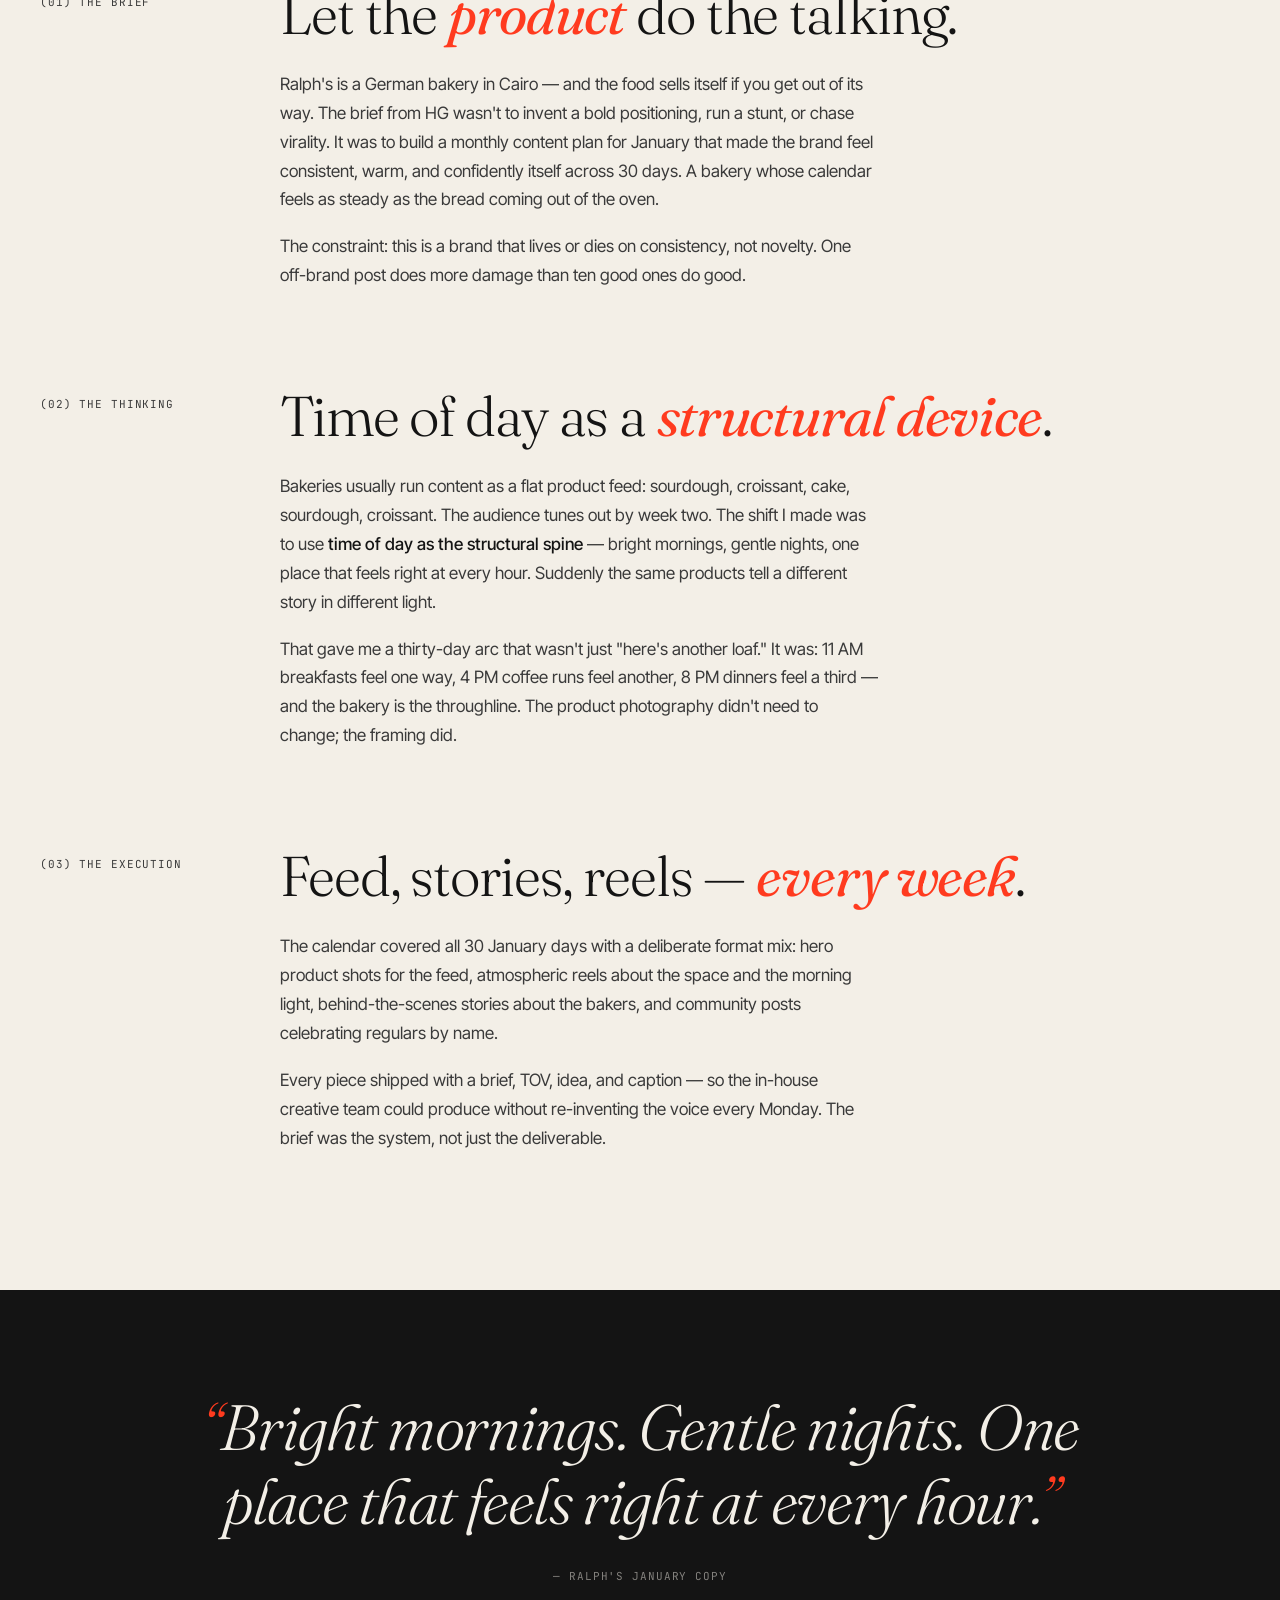
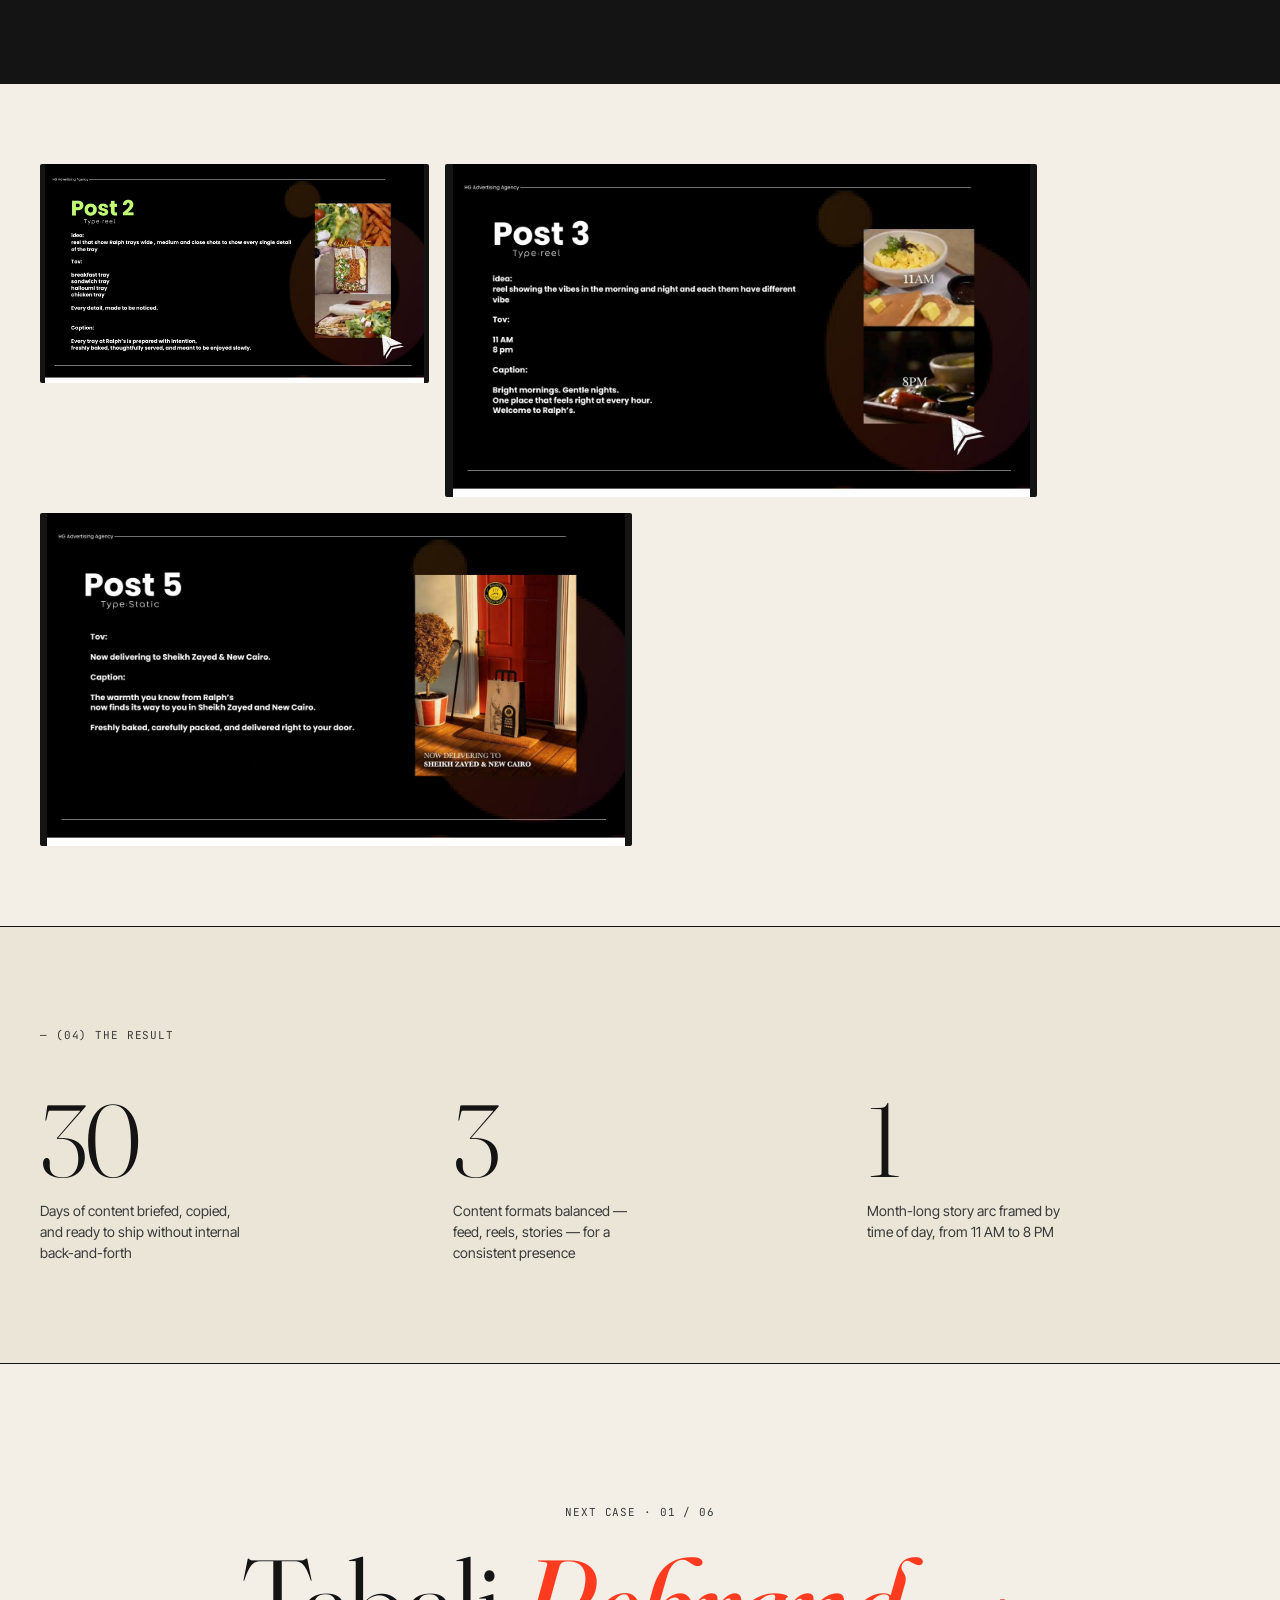
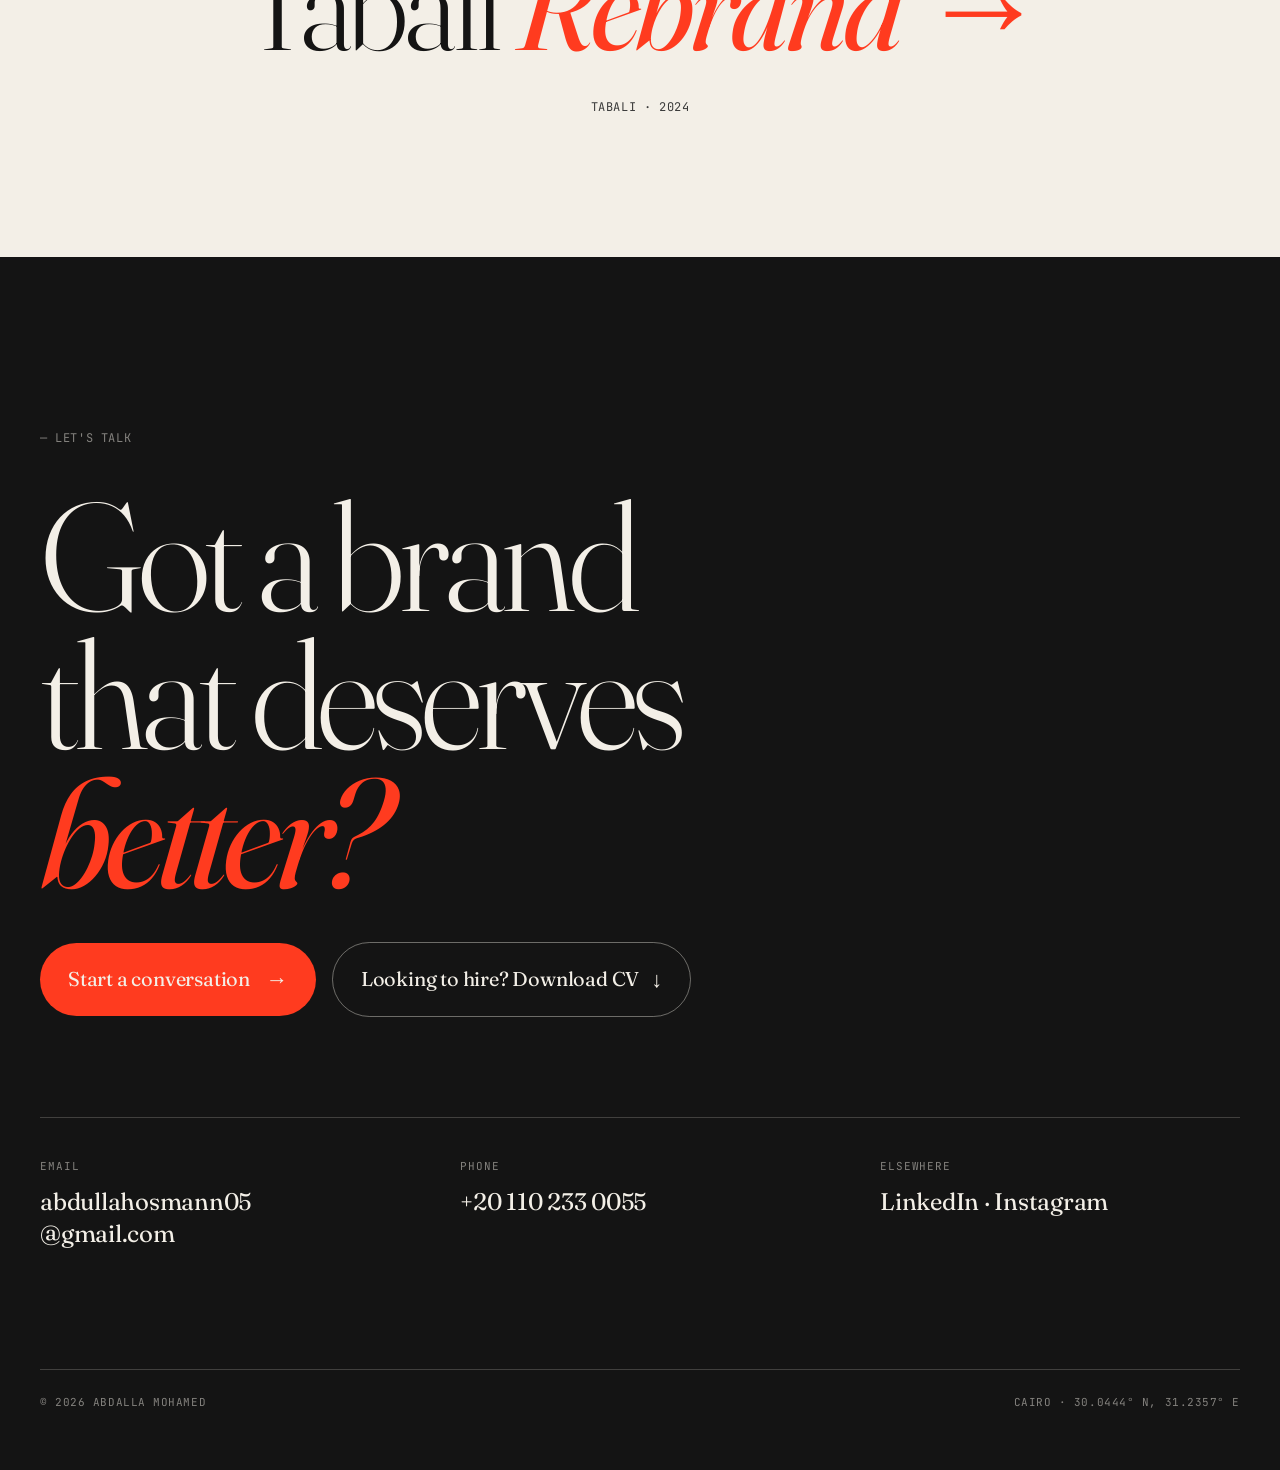
<file: ralphs.html>
<!DOCTYPE html>
<html lang="en">
<head>
<meta charset="UTF-8" />
<meta name="viewport" content="width=device-width, initial-scale=1.0" />
<title>Ralph's German Bakery — January Plan — Abdalla Mohamed</title>
<link rel="preconnect" href="https://fonts.googleapis.com" />
<link rel="preconnect" href="https://fonts.gstatic.com" crossorigin />
<link href="https://fonts.googleapis.com/css2?family=Fraunces:ital,opsz,wght@0,9..144,300;0,9..144,400;0,9..144,500;0,9..144,700;0,9..144,900;1,9..144,400;1,9..144,700&family=JetBrains+Mono:wght@300;400;500&family=Inter+Tight:wght@300;400;500;700&display=swap" rel="stylesheet" />
<link rel="stylesheet" href="shared.css">
<link rel="stylesheet" href="casestudy.css">
</head>
<body>

<nav>
  <a href="index.html" class="logo">Abdalla <span>•</span> M.</a>
  <ul>
    <li><a href="index.html#work">Work</a></li>
    <li><a href="index.html#about">About</a></li>
    <li><a href="index.html#experience">Experience</a></li>
    <li><a href="index.html#contact">Contact</a></li>
  </ul>
  <div class="nav-right">
    <a href="cv.pdf" download class="nav-cv">Download CV <span class="arrow">↓</span></a>
    <div class="availability"><span class="dot"></span><span>Open for work</span></div>
  </div>
</nav>

<section class="cs-hero">
  <div class="meta-top">
    <a href="index.html" class="back">← Back to work</a>
    <span>Case 06 / 06</span>
  </div>

  <h1 class="reveal">Ralph's German<br><em>Bakery.</em></h1>

  <div class="sub">
    <div class="lede reveal">A monthly content plan for a German bakery — balancing product storytelling with seasonal hooks, built for a brand whose food does most of the talking.</div>
    <div class="details reveal">
      <div class="detail-item"><div class="label">Client</div><div class="val">Ralph's Bakery (via HG)</div></div>
      <div class="detail-item"><div class="label">Year</div><div class="val">2026</div></div>
      <div class="detail-item"><div class="label">Role</div><div class="val">Strategist</div></div>
      <div class="detail-item"><div class="label">Industry</div><div class="val">F&amp;B · Bakery</div></div>
      <div class="detail-item"><div class="label">Scope</div><div class="val">January monthly plan</div></div>
      <div class="detail-item"><div class="label">Deliverables</div><div class="val">Calendar, copy, content briefs</div></div>
    </div>
  </div>
</section>

<div class="cs-lead-img reveal">
  <img src="images/ralphs_1.jpg" alt="Ralph's plan cover">
</div>

<section class="cs-body">
  <div class="cs-body-grid reveal">
    <div class="cs-kicker">(01) The brief</div>
    <div>
      <h2 class="cs-h2">Let the <em>product</em> do the talking.</h2>
      <p>Ralph's is a German bakery in Cairo — and the food sells itself if you get out of its way. The brief from HG wasn't to invent a bold positioning, run a stunt, or chase virality. It was to build a monthly content plan for January that made the brand feel consistent, warm, and confidently itself across 30 days. A bakery whose calendar feels as steady as the bread coming out of the oven.</p>
      <p>The constraint: this is a brand that lives or dies on consistency, not novelty. One off-brand post does more damage than ten good ones do good.</p>
    </div>
  </div>

  <div class="cs-body-grid reveal">
    <div class="cs-kicker">(02) The thinking</div>
    <div>
      <h2 class="cs-h2">Time of day as a <em>structural device</em>.</h2>
      <p>Bakeries usually run content as a flat product feed: sourdough, croissant, cake, sourdough, croissant. The audience tunes out by week two. The shift I made was to use <strong>time of day as the structural spine</strong> — bright mornings, gentle nights, one place that feels right at every hour. Suddenly the same products tell a different story in different light.</p>
      <p>That gave me a thirty-day arc that wasn't just "here's another loaf." It was: 11 AM breakfasts feel one way, 4 PM coffee runs feel another, 8 PM dinners feel a third — and the bakery is the throughline. The product photography didn't need to change; the framing did.</p>
    </div>
  </div>

  <div class="cs-body-grid reveal">
    <div class="cs-kicker">(03) The execution</div>
    <div>
      <h2 class="cs-h2">Feed, stories, reels — <em>every week</em>.</h2>
      <p>The calendar covered all 30 January days with a deliberate format mix: hero product shots for the feed, atmospheric reels about the space and the morning light, behind-the-scenes stories about the bakers, and community posts celebrating regulars by name.</p>
      <p>Every piece shipped with a brief, TOV, idea, and caption — so the in-house creative team could produce without re-inventing the voice every Monday. The brief was the system, not just the deliverable.</p>
    </div>
  </div>
</section>

<div class="cs-quote reveal">
  <q>Bright mornings. Gentle nights. One place that feels right at every hour.</q>
  <span class="attr">— Ralph's January copy</span>
</div>

<div class="cs-gallery">
  <div class="g small reveal"><img src="images/ralphs_2.jpg" alt="Ralph's content direction"></div>
  <div class="g half reveal"><img src="images/ralphs_3.jpg" alt="Post 3 — 11 AM / 8 PM reel"></div>
  <div class="g half reveal"><img src="images/ralphs_4.jpg" alt="Ralph's calendar structure"></div>
</div>

<div class="cs-metrics">
  <div class="cs-metrics-head reveal">— (04) The result</div>
  <div class="cs-metrics-grid">
    <div class="cs-metric reveal">
      <div class="val">30</div>
      <div class="label">Days of content briefed, copied, and ready to ship without internal back-and-forth</div>
    </div>
    <div class="cs-metric reveal">
      <div class="val">3</div>
      <div class="label">Content formats balanced — feed, reels, stories — for a consistent presence</div>
    </div>
    <div class="cs-metric reveal">
      <div class="val">1</div>
      <div class="label">Month-long story arc framed by time of day, from 11 AM to 8 PM</div>
    </div>
  </div>
</div>

<div class="cs-next reveal">
  <a href="tabali.html">
    <div class="kicker">Next case · 01 / 06</div>
    <div class="title">Tabali <em>Rebrand →</em></div>
    <div class="arrow">Tabali · 2024</div>
  </a>
</div>

<section class="contact">
  <div class="section-number reveal" style="color: rgba(243,239,231,0.5); margin-bottom: 40px;">— Let's talk</div>
  <h2 class="contact-huge reveal">Got a brand<br>that deserves<br><em>better?</em></h2>
  <div class="contact-cta-group reveal">
    <a href="mailto:abdullahosmann05@gmail.com?subject=Project%20enquiry" class="contact-cta">Start a conversation <span class="arrow">→</span></a>
    <a href="cv.pdf" download class="contact-cta-secondary">Looking to hire? Download CV <span class="arrow">↓</span></a>
  </div>
  <div class="contact-grid">
    <div class="contact-card reveal"><div class="label">Email</div><div class="val"><a href="mailto:abdullahosmann05@gmail.com">abdullahosmann05<br>@gmail.com</a></div></div>
    <div class="contact-card reveal"><div class="label">Phone</div><div class="val"><a href="tel:+201102330055">+20 110 233 0055</a></div></div>
    <div class="contact-card reveal"><div class="label">Elsewhere</div><div class="val"><a href="https://www.linkedin.com/in/abdullah-mohamed-520355246" target="_blank" rel="noopener">LinkedIn</a> · <a href="https://www.instagram.com/abdullahosmann_/" target="_blank" rel="noopener">Instagram</a></div></div>
  </div>
  <footer>
    <div>© 2026 Abdalla Mohamed</div>
    <div>Cairo · 30.0444° N, 31.2357° E</div>
  </footer>
</section>

<script>
  const io = new IntersectionObserver((e) => { e.forEach(x => { if (x.isIntersecting) { x.target.classList.add('in'); io.unobserve(x.target); } }); }, { threshold: 0.1, rootMargin: '0px 0px -40px 0px' });
  document.querySelectorAll('.reveal').forEach(el => io.observe(el));
</script>

</body>
</html>
</file>
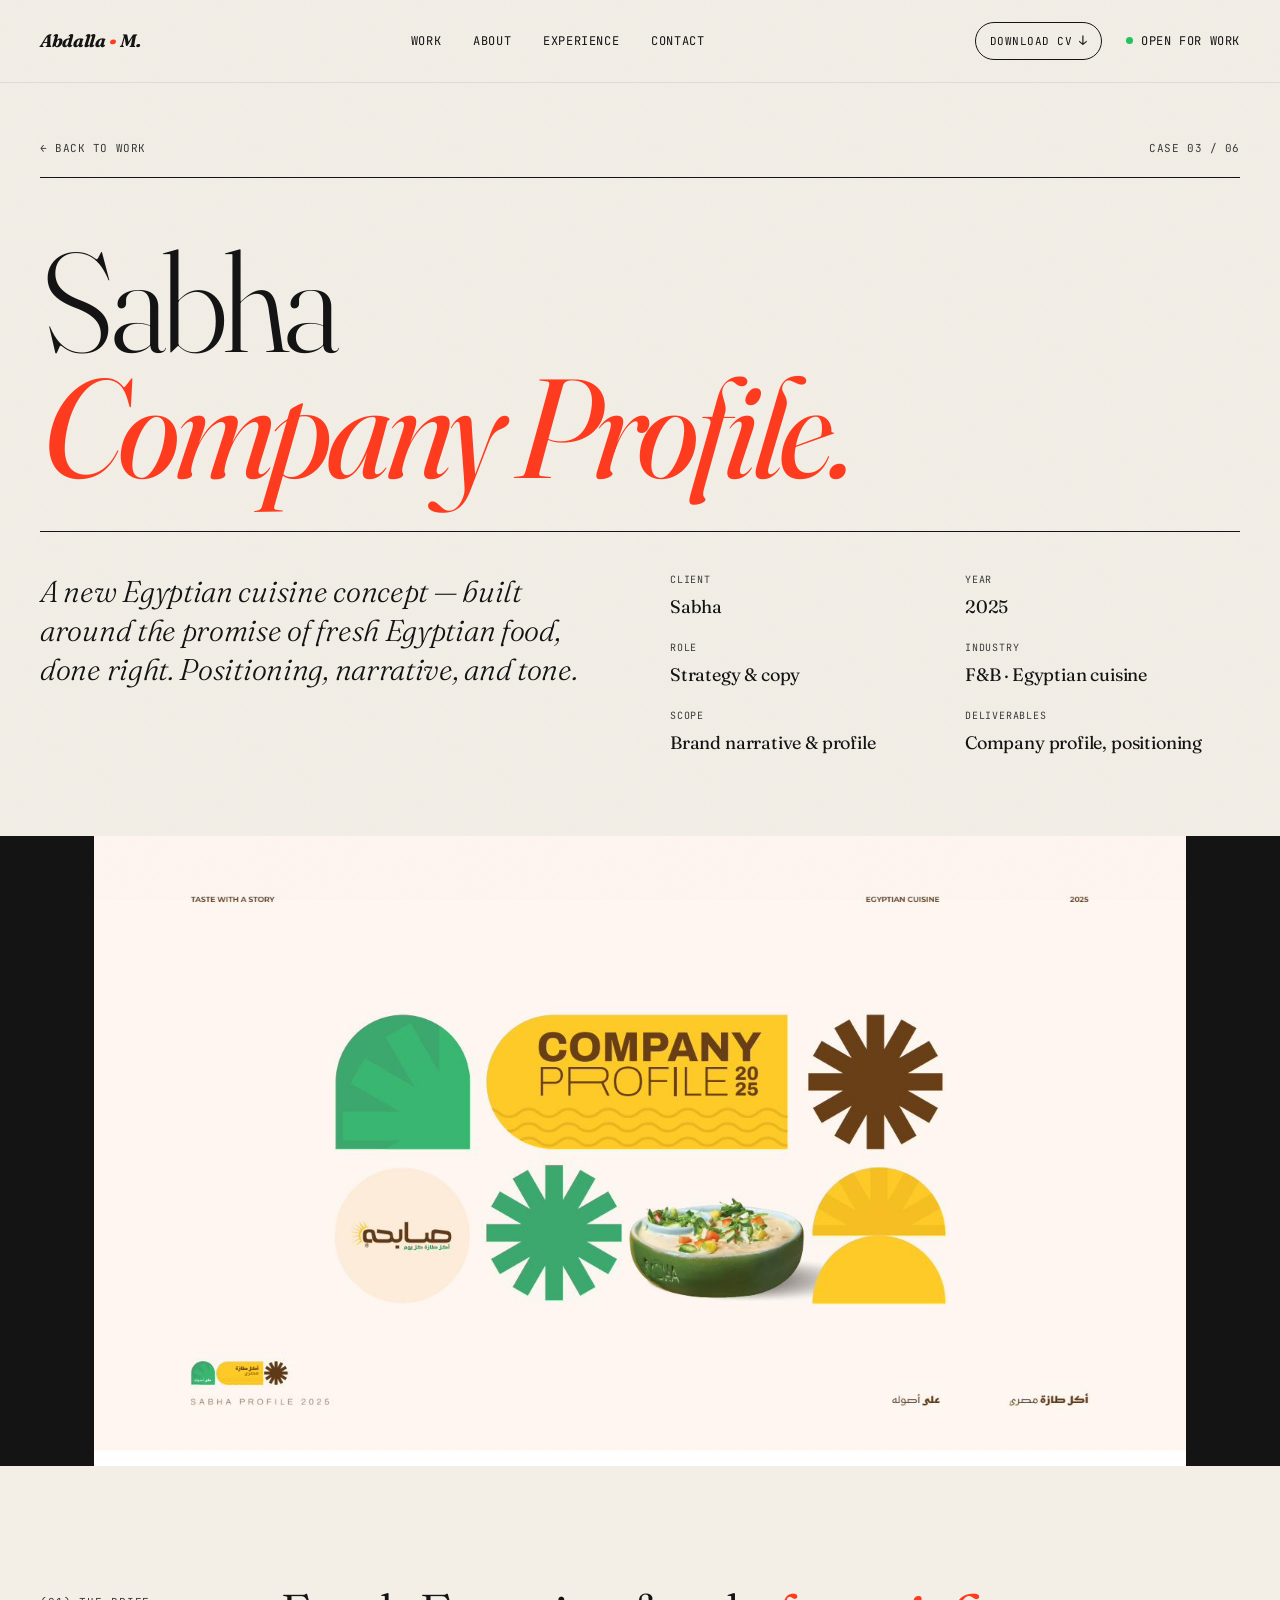
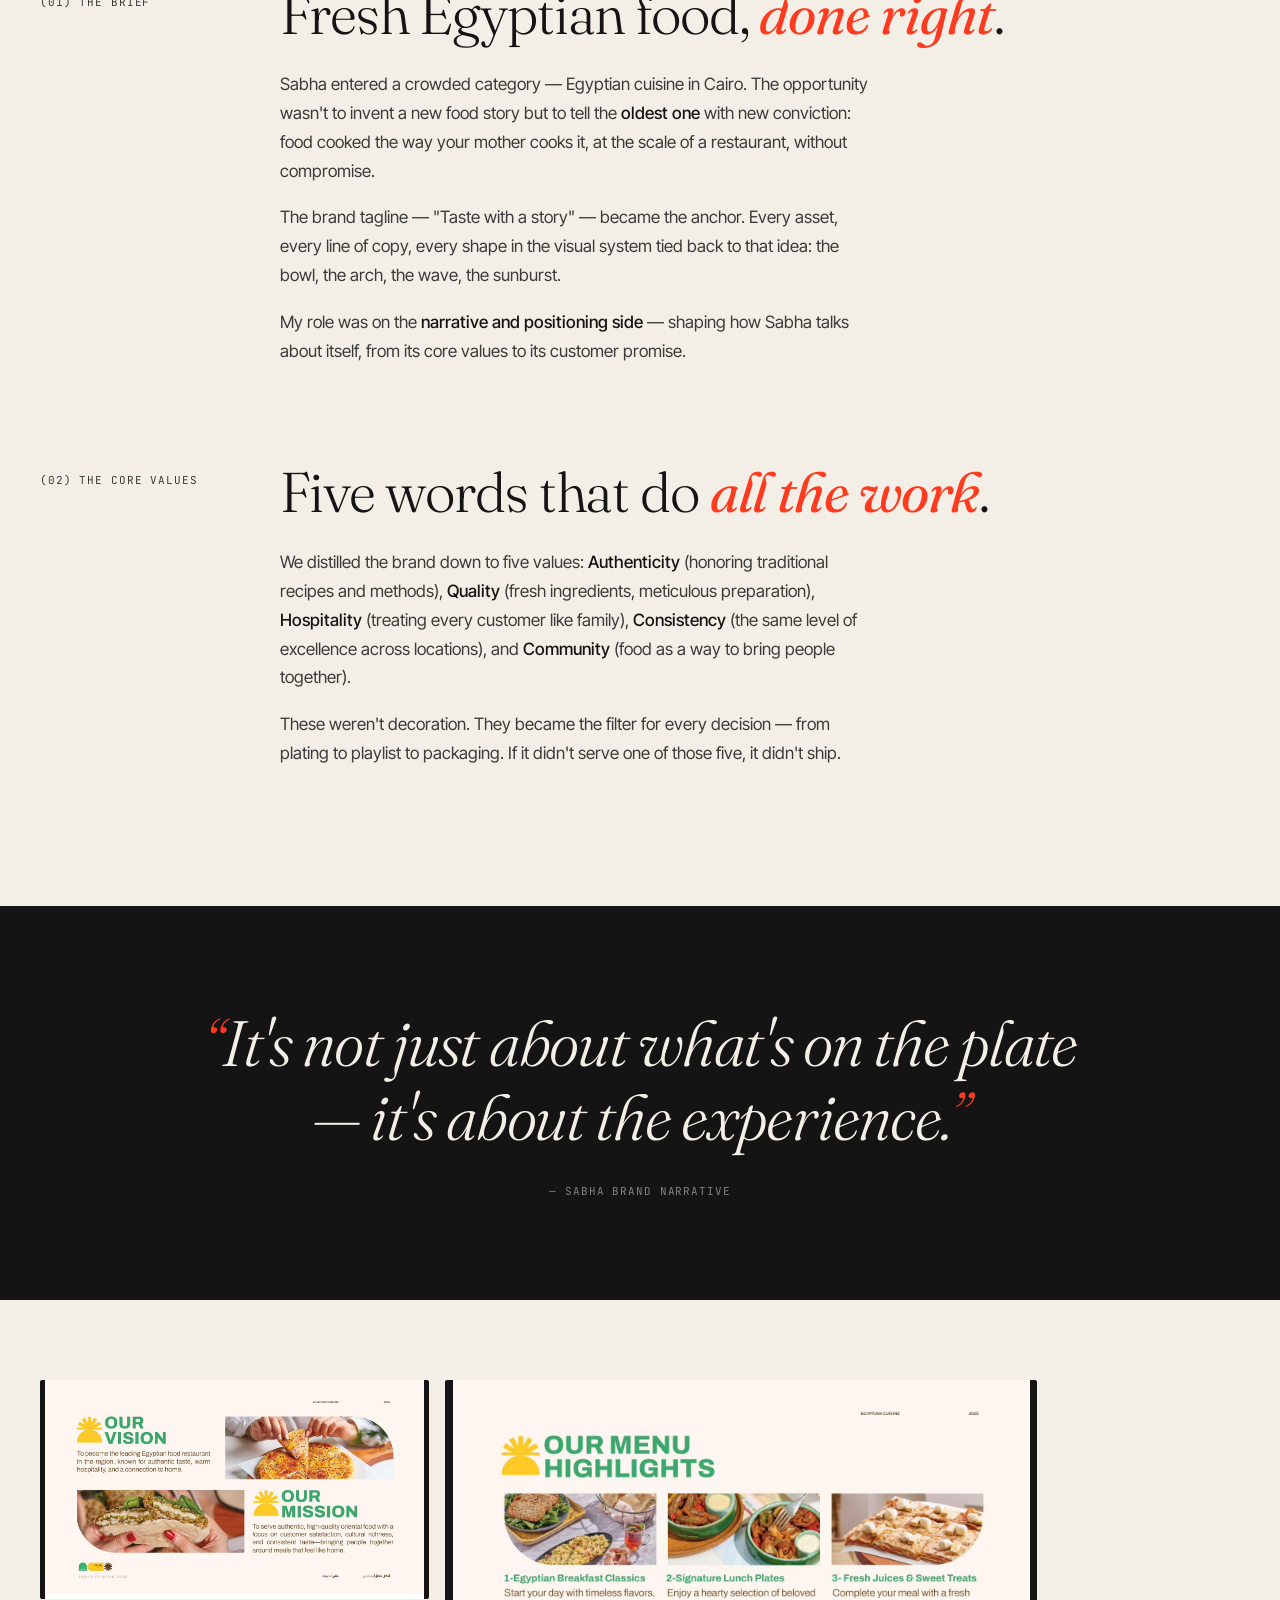
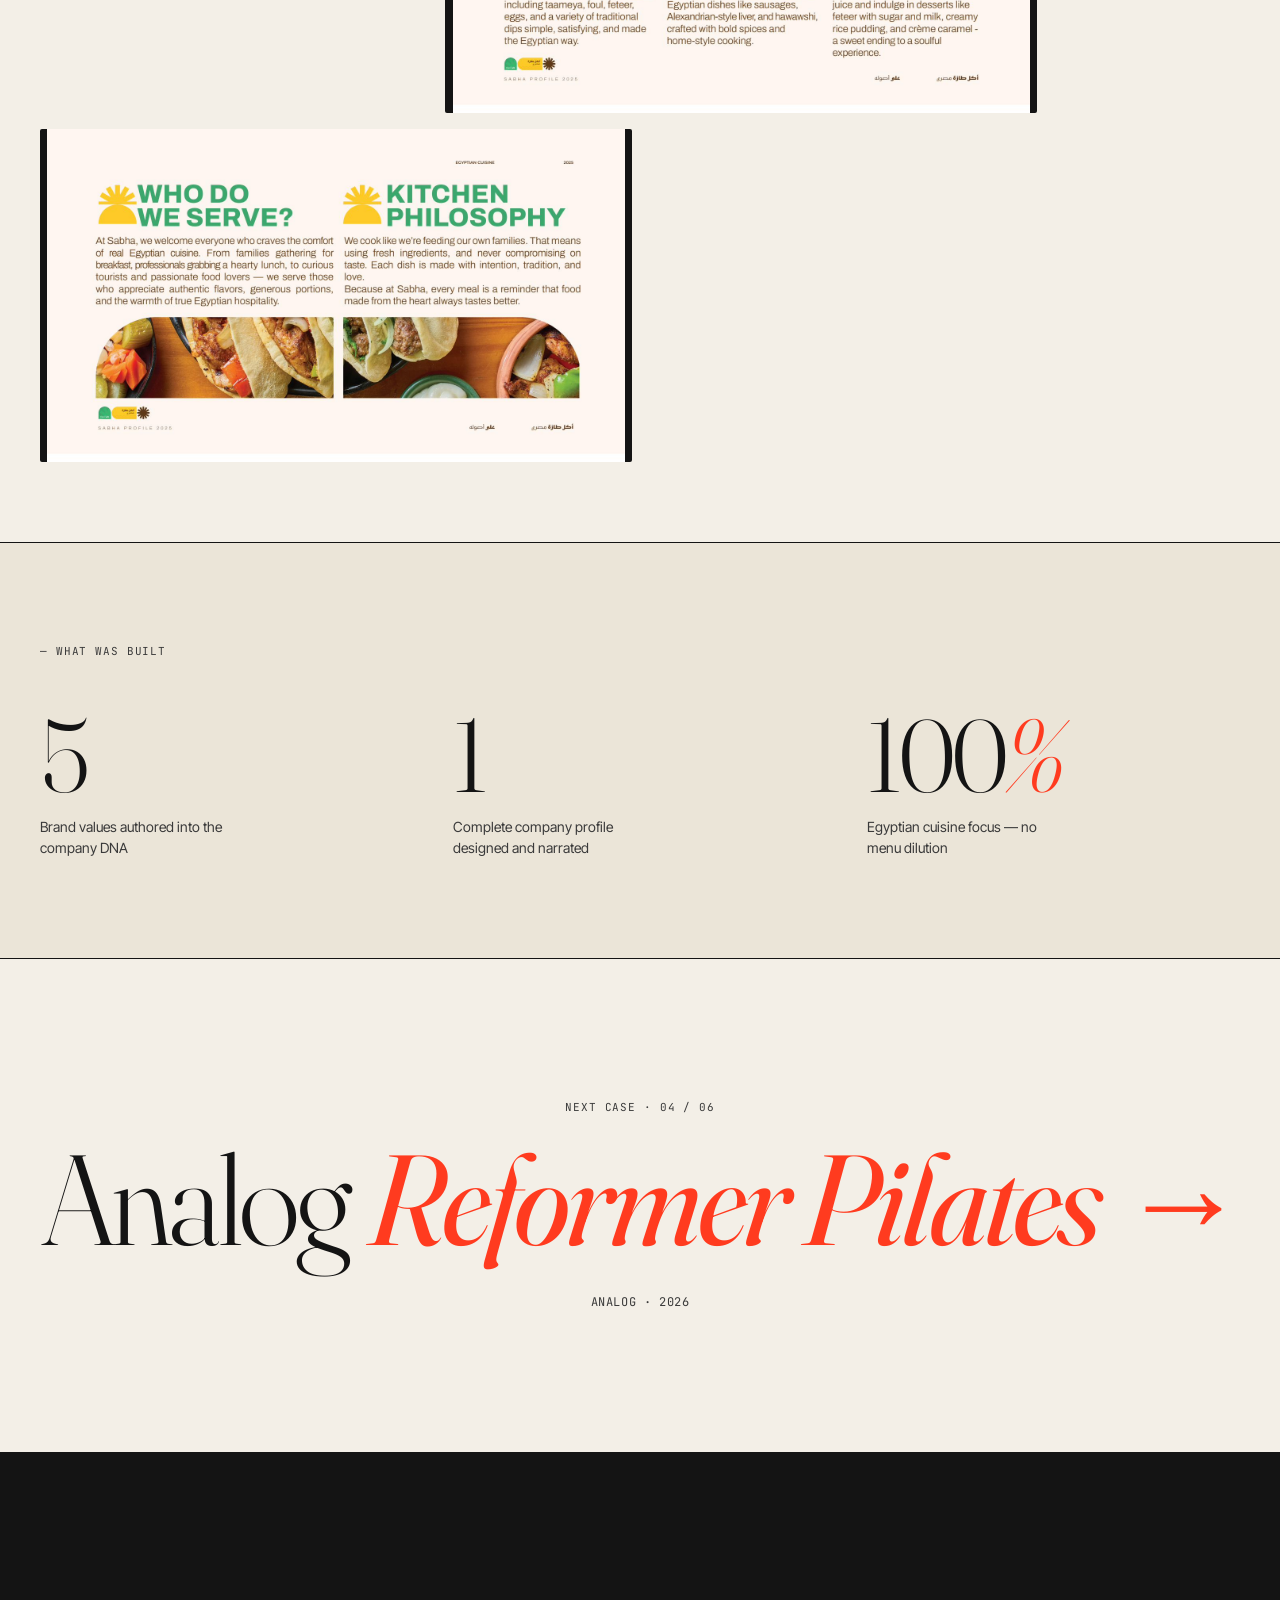
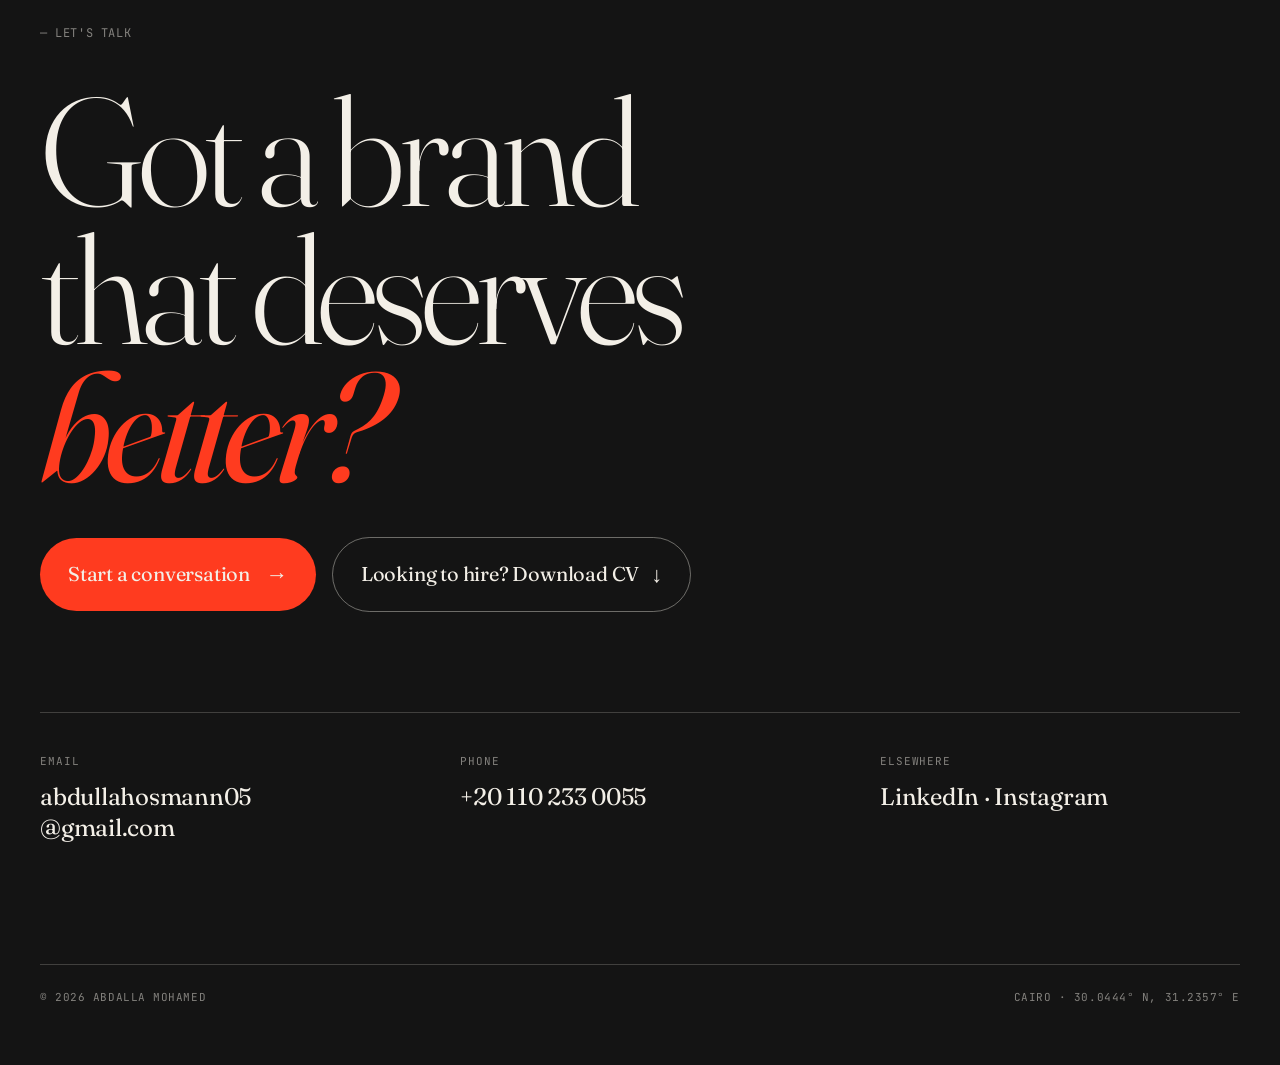
<file: sabha.html>
<!DOCTYPE html>
<html lang="en">
<head>
<meta charset="UTF-8" />
<meta name="viewport" content="width=device-width, initial-scale=1.0" />
<title>Sabha Company Profile — Abdalla Mohamed</title>
<link rel="preconnect" href="https://fonts.googleapis.com" />
<link rel="preconnect" href="https://fonts.gstatic.com" crossorigin />
<link href="https://fonts.googleapis.com/css2?family=Fraunces:ital,opsz,wght@0,9..144,300;0,9..144,400;0,9..144,500;0,9..144,700;0,9..144,900;1,9..144,400;1,9..144,700&family=JetBrains+Mono:wght@300;400;500&family=Inter+Tight:wght@300;400;500;700&display=swap" rel="stylesheet" />
<link rel="stylesheet" href="shared.css">
<link rel="stylesheet" href="casestudy.css">
</head>
<body>

<nav>
  <a href="index.html" class="logo">Abdalla <span>•</span> M.</a>
  <ul>
    <li><a href="index.html#work">Work</a></li>
    <li><a href="index.html#about">About</a></li>
    <li><a href="index.html#experience">Experience</a></li>
    <li><a href="index.html#contact">Contact</a></li>
  </ul>
  <div class="nav-right">
    <a href="cv.pdf" download class="nav-cv">Download CV <span class="arrow">↓</span></a>
    <div class="availability"><span class="dot"></span><span>Open for work</span></div>
  </div>
</nav>

<section class="cs-hero">
  <div class="meta-top">
    <a href="index.html" class="back">← Back to work</a>
    <span>Case 03 / 06</span>
  </div>

  <h1 class="reveal">Sabha<br><em>Company Profile.</em></h1>

  <div class="sub">
    <div class="lede reveal">A new Egyptian cuisine concept — built around the promise of fresh Egyptian food, done right. Positioning, narrative, and tone.</div>
    <div class="details reveal">
      <div class="detail-item"><div class="label">Client</div><div class="val">Sabha</div></div>
      <div class="detail-item"><div class="label">Year</div><div class="val">2025</div></div>
      <div class="detail-item"><div class="label">Role</div><div class="val">Strategy &amp; copy</div></div>
      <div class="detail-item"><div class="label">Industry</div><div class="val">F&amp;B · Egyptian cuisine</div></div>
      <div class="detail-item"><div class="label">Scope</div><div class="val">Brand narrative &amp; profile</div></div>
      <div class="detail-item"><div class="label">Deliverables</div><div class="val">Company profile, positioning</div></div>
    </div>
  </div>
</section>

<div class="cs-lead-img reveal">
  <img src="images/sabha_1.jpg" alt="Sabha company profile cover">
</div>

<section class="cs-body">
  <div class="cs-body-grid reveal">
    <div class="cs-kicker">(01) The brief</div>
    <div>
      <h2 class="cs-h2">Fresh Egyptian food, <em>done right</em>.</h2>
      <p>Sabha entered a crowded category — Egyptian cuisine in Cairo. The opportunity wasn't to invent a new food story but to tell the <strong>oldest one</strong> with new conviction: food cooked the way your mother cooks it, at the scale of a restaurant, without compromise.</p>
      <p>The brand tagline — "Taste with a story" — became the anchor. Every asset, every line of copy, every shape in the visual system tied back to that idea: the bowl, the arch, the wave, the sunburst.</p>
      <p>My role was on the <strong>narrative and positioning side</strong> — shaping how Sabha talks about itself, from its core values to its customer promise.</p>
    </div>
  </div>

  <div class="cs-body-grid reveal">
    <div class="cs-kicker">(02) The core values</div>
    <div>
      <h2 class="cs-h2">Five words that do <em>all the work</em>.</h2>
      <p>We distilled the brand down to five values: <strong>Authenticity</strong> (honoring traditional recipes and methods), <strong>Quality</strong> (fresh ingredients, meticulous preparation), <strong>Hospitality</strong> (treating every customer like family), <strong>Consistency</strong> (the same level of excellence across locations), and <strong>Community</strong> (food as a way to bring people together).</p>
      <p>These weren't decoration. They became the filter for every decision — from plating to playlist to packaging. If it didn't serve one of those five, it didn't ship.</p>
    </div>
  </div>
</section>

<div class="cs-quote reveal">
  <q>It's not just about what's on the plate — it's about the experience.</q>
  <span class="attr">— Sabha brand narrative</span>
</div>

<div class="cs-gallery">
  <div class="g small reveal"><img src="images/sabha_2.jpg" alt="Sabha visual identity"></div>
  <div class="g half reveal"><img src="images/sabha_3.jpg" alt="Sabha brand story"></div>
  <div class="g half reveal"><img src="images/sabha_4.jpg" alt="Sabha core values"></div>
</div>

<div class="cs-metrics">
  <div class="cs-metrics-head reveal">— What was built</div>
  <div class="cs-metrics-grid">
    <div class="cs-metric reveal">
      <div class="val">5</div>
      <div class="label">Brand values authored into the company DNA</div>
    </div>
    <div class="cs-metric reveal">
      <div class="val">1</div>
      <div class="label">Complete company profile designed and narrated</div>
    </div>
    <div class="cs-metric reveal">
      <div class="val">100<em>%</em></div>
      <div class="label">Egyptian cuisine focus — no menu dilution</div>
    </div>
  </div>
</div>

<div class="cs-next reveal">
  <a href="analog.html">
    <div class="kicker">Next case · 04 / 06</div>
    <div class="title">Analog <em>Reformer Pilates →</em></div>
    <div class="arrow">Analog · 2026</div>
  </a>
</div>

<section class="contact">
  <div class="section-number reveal" style="color: rgba(243,239,231,0.5); margin-bottom: 40px;">— Let's talk</div>
  <h2 class="contact-huge reveal">Got a brand<br>that deserves<br><em>better?</em></h2>
  <div class="contact-cta-group reveal">
    <a href="mailto:abdullahosmann05@gmail.com?subject=Project%20enquiry" class="contact-cta">Start a conversation <span class="arrow">→</span></a>
    <a href="cv.pdf" download class="contact-cta-secondary">Looking to hire? Download CV <span class="arrow">↓</span></a>
  </div>
  <div class="contact-grid">
    <div class="contact-card reveal"><div class="label">Email</div><div class="val"><a href="mailto:abdullahosmann05@gmail.com">abdullahosmann05<br>@gmail.com</a></div></div>
    <div class="contact-card reveal"><div class="label">Phone</div><div class="val"><a href="tel:+201102330055">+20 110 233 0055</a></div></div>
    <div class="contact-card reveal"><div class="label">Elsewhere</div><div class="val"><a href="https://www.linkedin.com/in/abdullah-mohamed-520355246" target="_blank" rel="noopener">LinkedIn</a> · <a href="https://www.instagram.com/abdullahosmann_/" target="_blank" rel="noopener">Instagram</a></div></div>
  </div>
  <footer>
    <div>© 2026 Abdalla Mohamed</div>
    <div>Cairo · 30.0444° N, 31.2357° E</div>
  </footer>
</section>

<script>
  const io = new IntersectionObserver((e) => { e.forEach(x => { if (x.isIntersecting) { x.target.classList.add('in'); io.unobserve(x.target); } }); }, { threshold: 0.1, rootMargin: '0px 0px -40px 0px' });
  document.querySelectorAll('.reveal').forEach(el => io.observe(el));
</script>

</body>
</html>
</file>
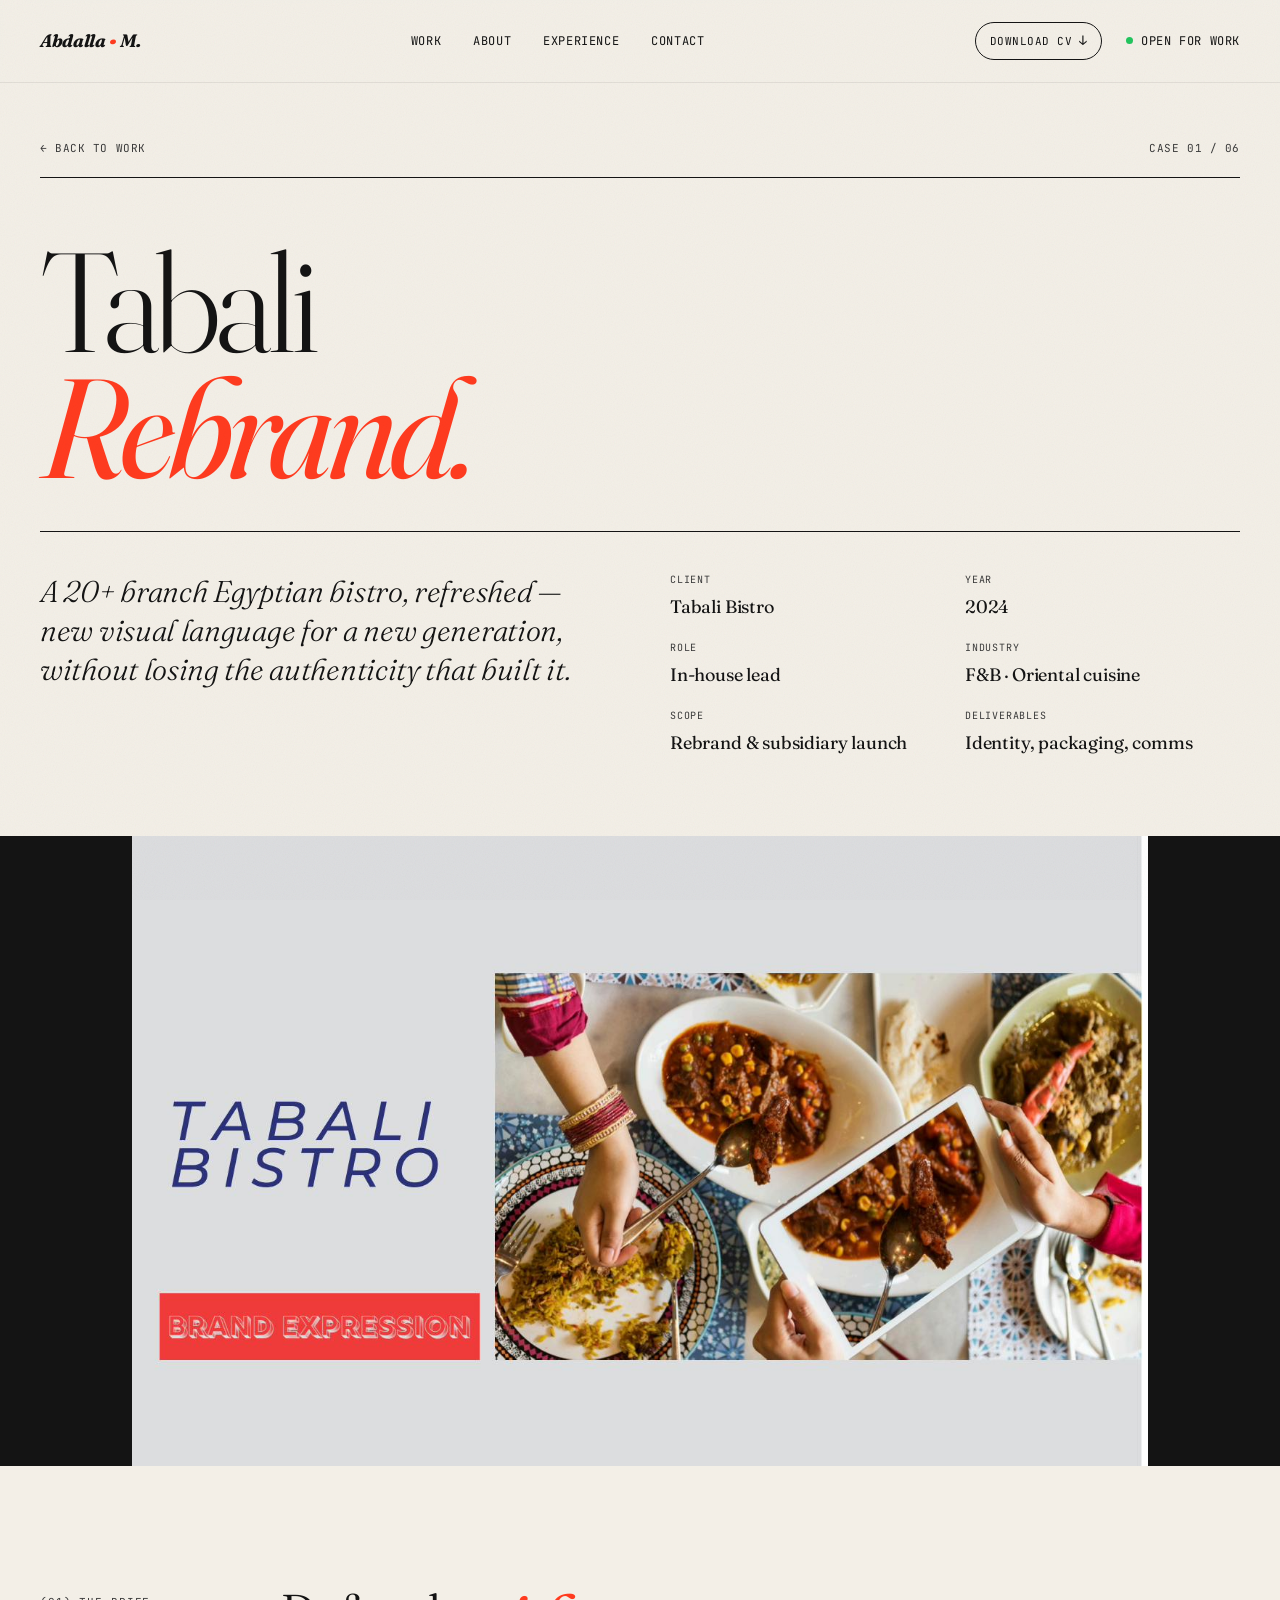
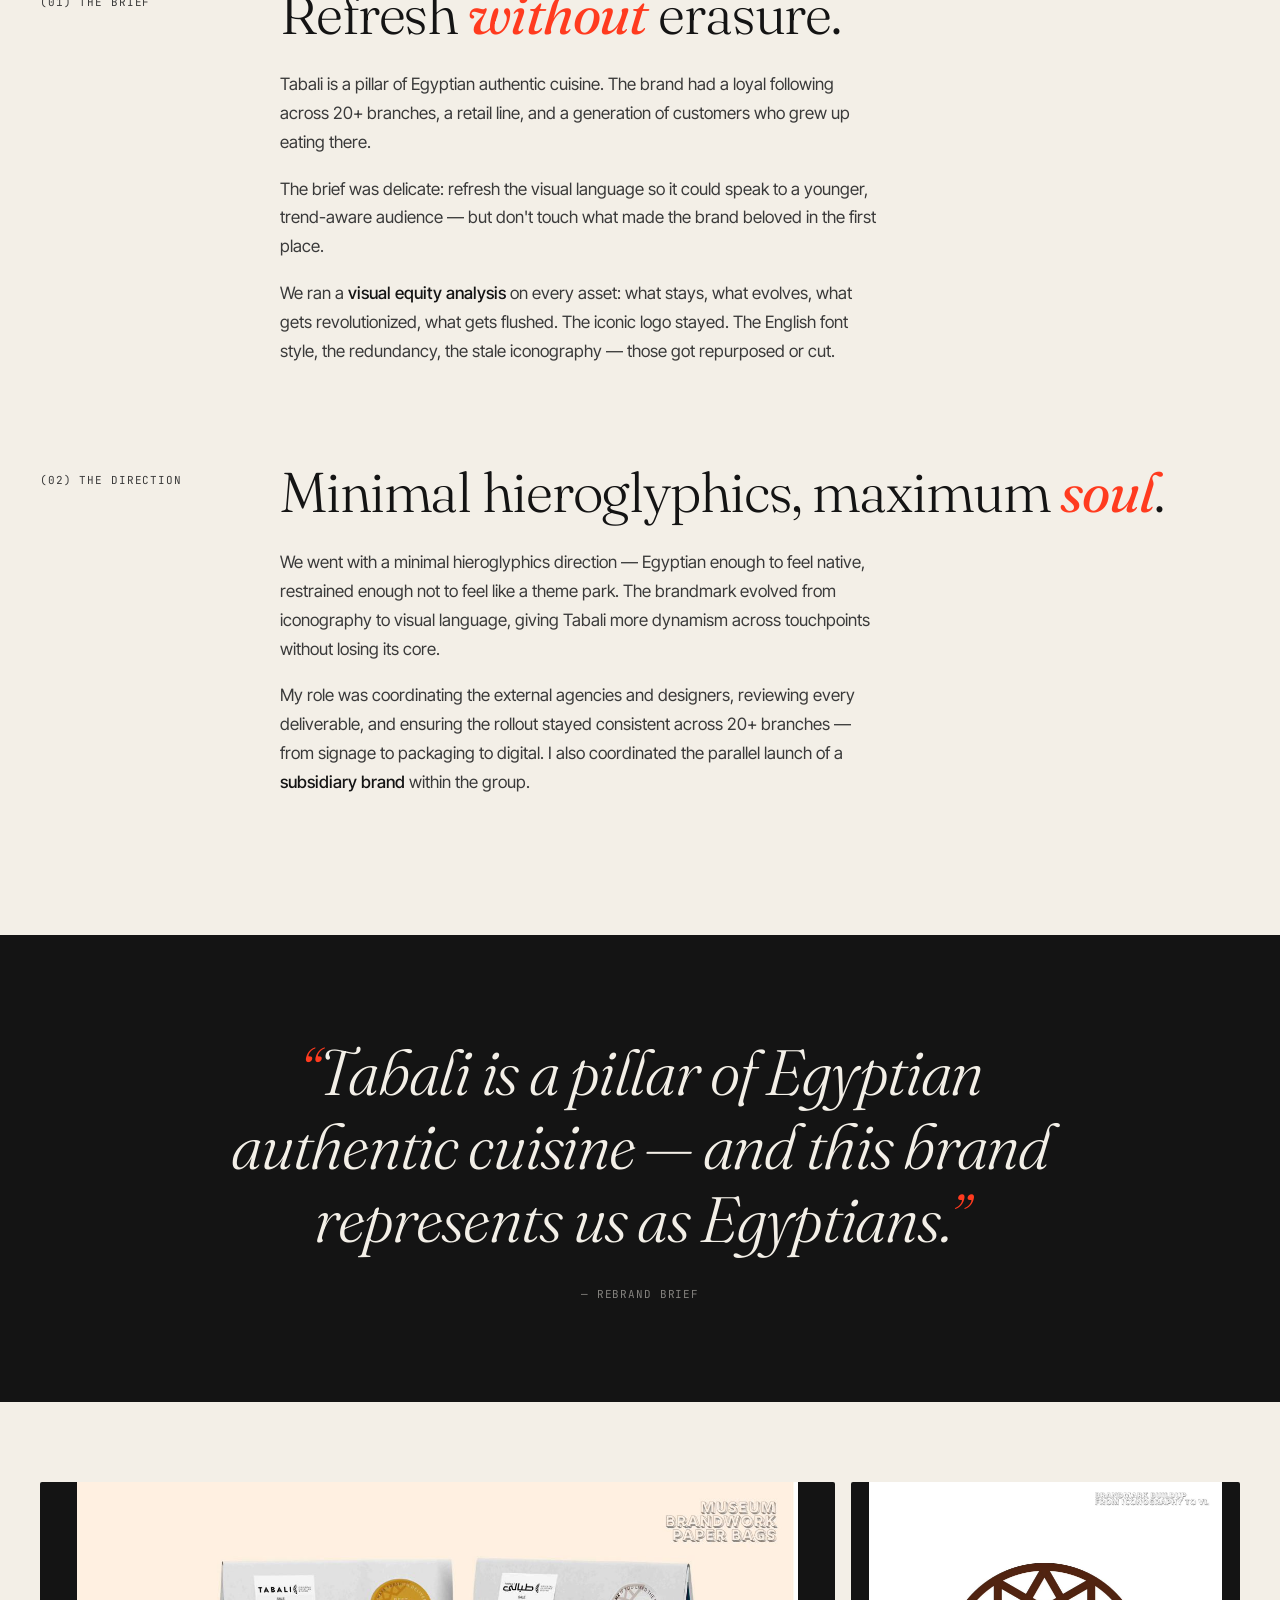
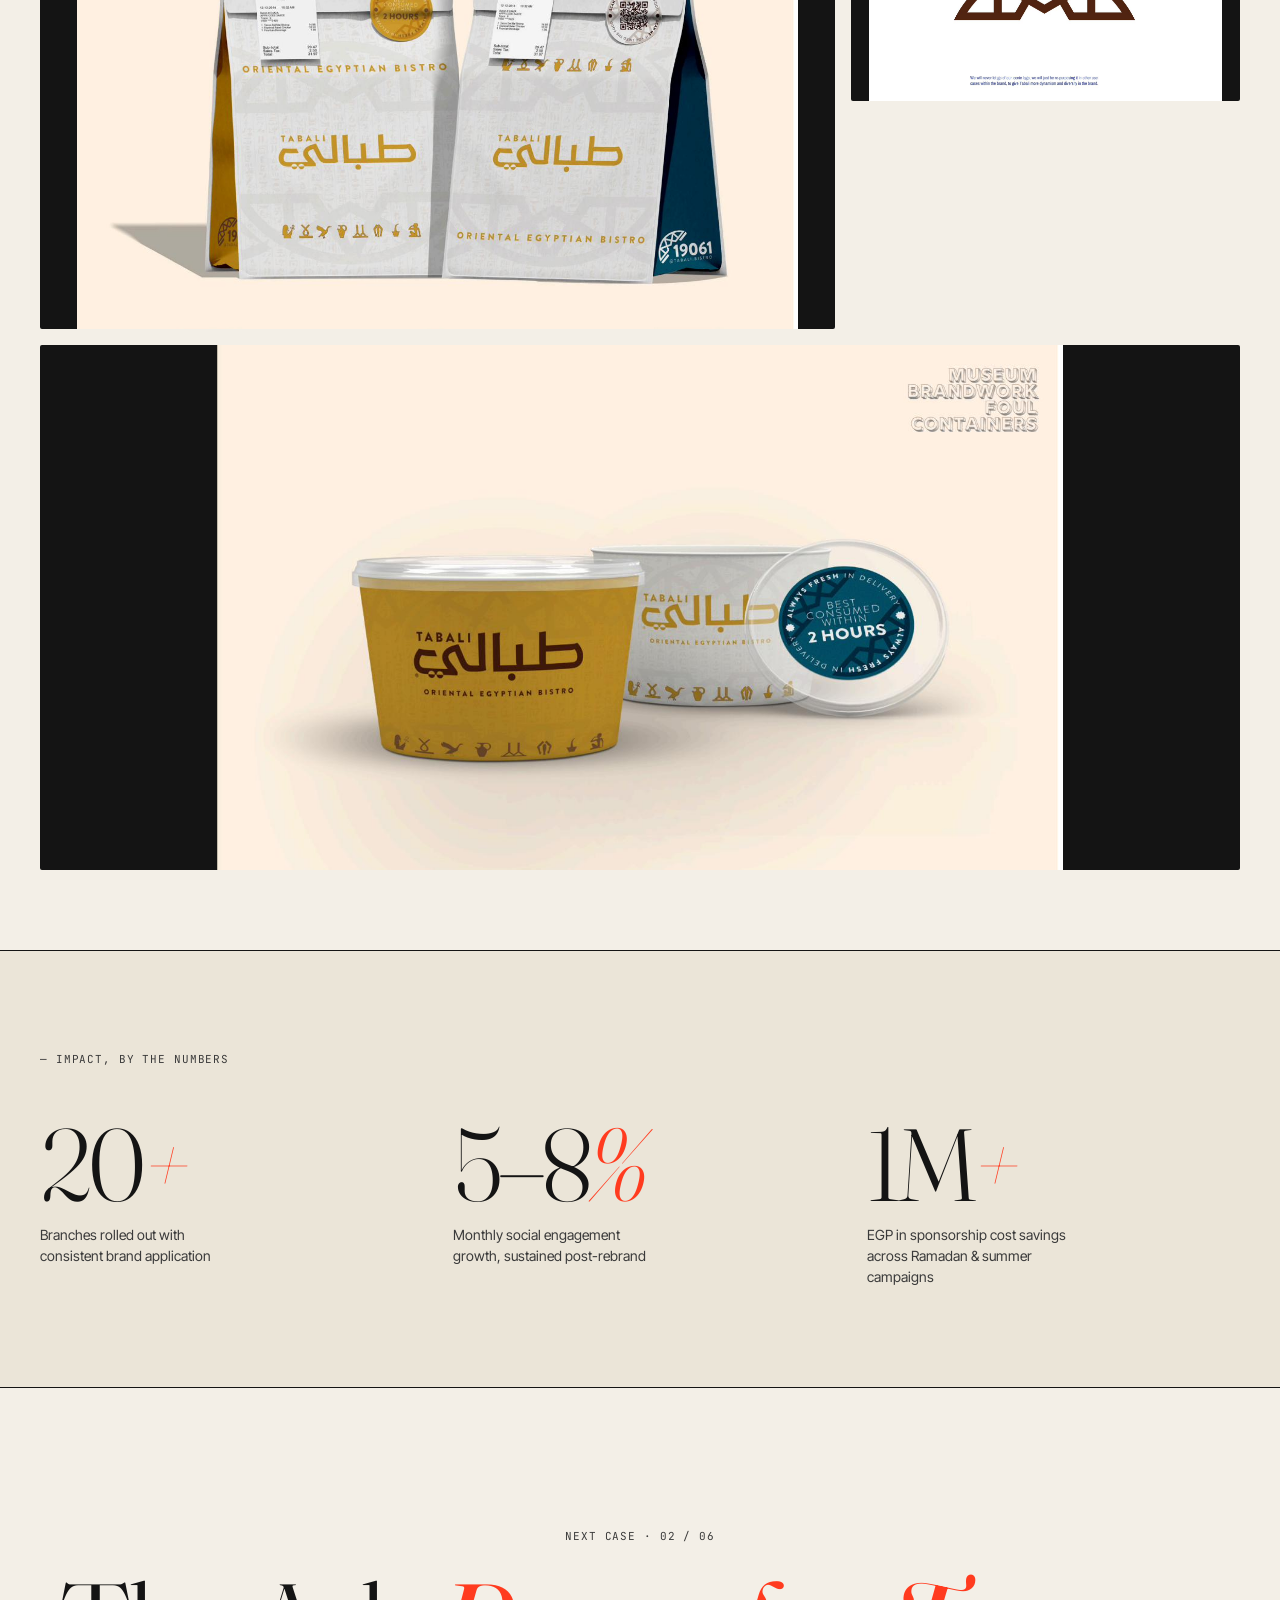
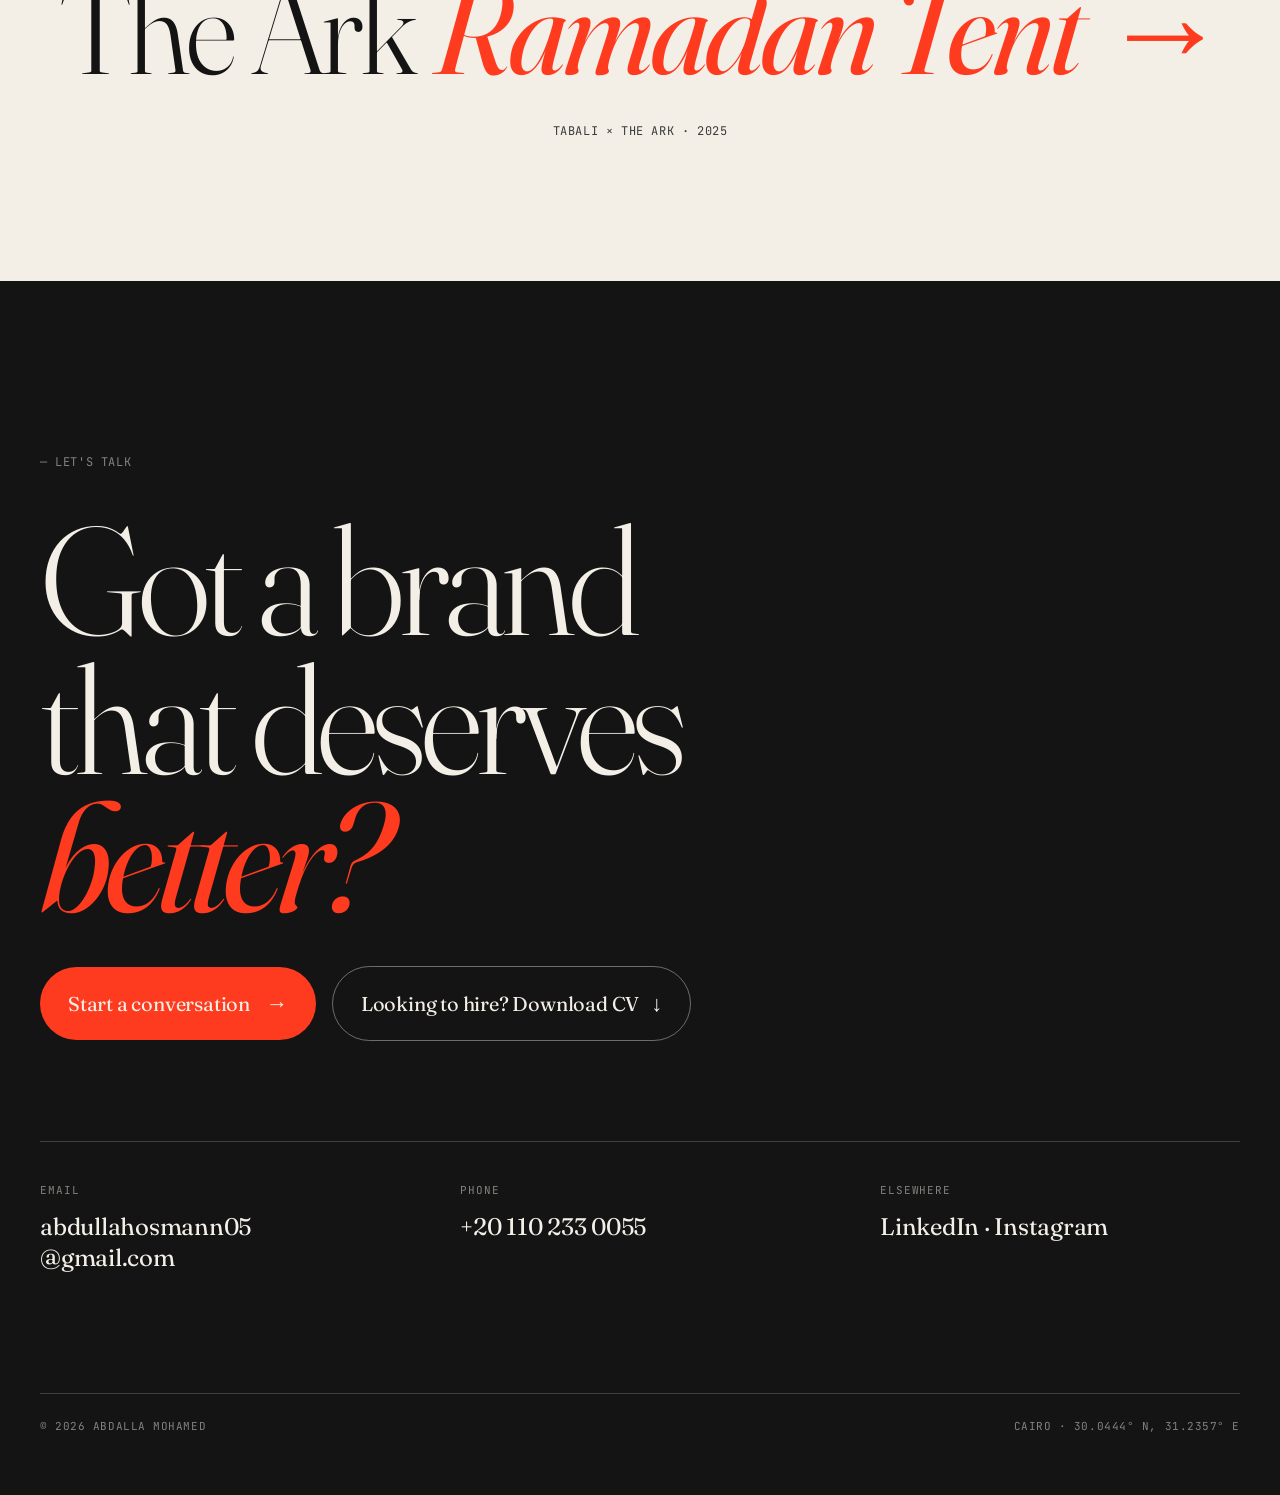
<file: tabali.html>
<!DOCTYPE html>
<html lang="en">
<head>
<meta charset="UTF-8" />
<meta name="viewport" content="width=device-width, initial-scale=1.0" />
<title>Tabali Rebrand — Abdalla Mohamed</title>
<link rel="preconnect" href="https://fonts.googleapis.com" />
<link rel="preconnect" href="https://fonts.gstatic.com" crossorigin />
<link href="https://fonts.googleapis.com/css2?family=Fraunces:ital,opsz,wght@0,9..144,300;0,9..144,400;0,9..144,500;0,9..144,700;0,9..144,900;1,9..144,400;1,9..144,700&family=JetBrains+Mono:wght@300;400;500&family=Inter+Tight:wght@300;400;500;700&display=swap" rel="stylesheet" />
<link rel="stylesheet" href="shared.css">
<link rel="stylesheet" href="casestudy.css">
</head>
<body>

<nav>
  <a href="index.html" class="logo">Abdalla <span>•</span> M.</a>
  <ul>
    <li><a href="index.html#work">Work</a></li>
    <li><a href="index.html#about">About</a></li>
    <li><a href="index.html#experience">Experience</a></li>
    <li><a href="index.html#contact">Contact</a></li>
  </ul>
  <div class="nav-right">
    <a href="cv.pdf" download class="nav-cv">Download CV <span class="arrow">↓</span></a>
    <div class="availability"><span class="dot"></span><span>Open for work</span></div>
  </div>
</nav>

<section class="cs-hero">
  <div class="meta-top">
    <a href="index.html" class="back">← Back to work</a>
    <span>Case 01 / 06</span>
  </div>

  <h1 class="reveal">Tabali<br><em>Rebrand.</em></h1>

  <div class="sub">
    <div class="lede reveal">A 20+ branch Egyptian bistro, refreshed — new visual language for a new generation, without losing the authenticity that built it.</div>
    <div class="details reveal">
      <div class="detail-item"><div class="label">Client</div><div class="val">Tabali Bistro</div></div>
      <div class="detail-item"><div class="label">Year</div><div class="val">2024</div></div>
      <div class="detail-item"><div class="label">Role</div><div class="val">In-house lead</div></div>
      <div class="detail-item"><div class="label">Industry</div><div class="val">F&amp;B · Oriental cuisine</div></div>
      <div class="detail-item"><div class="label">Scope</div><div class="val">Rebrand &amp; subsidiary launch</div></div>
      <div class="detail-item"><div class="label">Deliverables</div><div class="val">Identity, packaging, comms</div></div>
    </div>
  </div>
</section>

<div class="cs-lead-img reveal">
  <img src="images/tabali_1.jpg" alt="Tabali Bistro brand expression">
</div>

<section class="cs-body">
  <div class="cs-body-grid reveal">
    <div class="cs-kicker">(01) The brief</div>
    <div>
      <h2 class="cs-h2">Refresh <em>without</em> erasure.</h2>
      <p>Tabali is a pillar of Egyptian authentic cuisine. The brand had a loyal following across 20+ branches, a retail line, and a generation of customers who grew up eating there.</p>
      <p>The brief was delicate: refresh the visual language so it could speak to a younger, trend-aware audience — but don't touch what made the brand beloved in the first place.</p>
      <p>We ran a <strong>visual equity analysis</strong> on every asset: what stays, what evolves, what gets revolutionized, what gets flushed. The iconic logo stayed. The English font style, the redundancy, the stale iconography — those got repurposed or cut.</p>
    </div>
  </div>

  <div class="cs-body-grid reveal">
    <div class="cs-kicker">(02) The direction</div>
    <div>
      <h2 class="cs-h2">Minimal hieroglyphics, maximum <em>soul</em>.</h2>
      <p>We went with a minimal hieroglyphics direction — Egyptian enough to feel native, restrained enough not to feel like a theme park. The brandmark evolved from iconography to visual language, giving Tabali more dynamism across touchpoints without losing its core.</p>
      <p>My role was coordinating the external agencies and designers, reviewing every deliverable, and ensuring the rollout stayed consistent across 20+ branches — from signage to packaging to digital. I also coordinated the parallel launch of a <strong>subsidiary brand</strong> within the group.</p>
    </div>
  </div>
</section>

<div class="cs-quote reveal">
  <q>Tabali is a pillar of Egyptian authentic cuisine — and this brand represents us as Egyptians.</q>
  <span class="attr">— Rebrand brief</span>
</div>

<div class="cs-gallery">
  <div class="g big reveal"><img src="images/tabali_2.jpg" alt="Tabali paper bag packaging"></div>
  <div class="g small reveal"><img src="images/tabali_4.jpg" alt="Tabali brandmark buildup"></div>
  <div class="g wide reveal"><img src="images/tabali_3.jpg" alt="Tabali foul containers packaging"></div>
</div>

<div class="cs-metrics">
  <div class="cs-metrics-head reveal">— Impact, by the numbers</div>
  <div class="cs-metrics-grid">
    <div class="cs-metric reveal">
      <div class="val">20<em>+</em></div>
      <div class="label">Branches rolled out with consistent brand application</div>
    </div>
    <div class="cs-metric reveal">
      <div class="val">5–8<em>%</em></div>
      <div class="label">Monthly social engagement growth, sustained post-rebrand</div>
    </div>
    <div class="cs-metric reveal">
      <div class="val">1M<em>+</em></div>
      <div class="label">EGP in sponsorship cost savings across Ramadan &amp; summer campaigns</div>
    </div>
  </div>
</div>

<div class="cs-next reveal">
  <a href="ark.html">
    <div class="kicker">Next case · 02 / 06</div>
    <div class="title">The Ark <em>Ramadan Tent →</em></div>
    <div class="arrow">Tabali × The Ark · 2025</div>
  </a>
</div>

<section class="contact">
  <div class="section-number reveal" style="color: rgba(243,239,231,0.5); margin-bottom: 40px;">— Let's talk</div>
  <h2 class="contact-huge reveal">Got a brand<br>that deserves<br><em>better?</em></h2>
  <div class="contact-cta-group reveal">
    <a href="mailto:abdullahosmann05@gmail.com?subject=Project%20enquiry" class="contact-cta">Start a conversation <span class="arrow">→</span></a>
    <a href="cv.pdf" download class="contact-cta-secondary">Looking to hire? Download CV <span class="arrow">↓</span></a>
  </div>
  <div class="contact-grid">
    <div class="contact-card reveal"><div class="label">Email</div><div class="val"><a href="mailto:abdullahosmann05@gmail.com">abdullahosmann05<br>@gmail.com</a></div></div>
    <div class="contact-card reveal"><div class="label">Phone</div><div class="val"><a href="tel:+201102330055">+20 110 233 0055</a></div></div>
    <div class="contact-card reveal"><div class="label">Elsewhere</div><div class="val"><a href="https://www.linkedin.com/in/abdullah-mohamed-520355246" target="_blank" rel="noopener">LinkedIn</a> · <a href="https://www.instagram.com/abdullahosmann_/" target="_blank" rel="noopener">Instagram</a></div></div>
  </div>
  <footer>
    <div>© 2026 Abdalla Mohamed</div>
    <div>Cairo · 30.0444° N, 31.2357° E</div>
  </footer>
</section>

<script>
  const io = new IntersectionObserver((e) => { e.forEach(x => { if (x.isIntersecting) { x.target.classList.add('in'); io.unobserve(x.target); } }); }, { threshold: 0.1, rootMargin: '0px 0px -40px 0px' });
  document.querySelectorAll('.reveal').forEach(el => io.observe(el));
</script>

</body>
</html>
</file>
<file: shared.css>
:root {
  --bg: #f3efe7;
  --ink: #141414;
  --ink-soft: #3a3a3a;
  --paper: #ebe5d8;
  --accent: #ff3b1f;
  --accent-2: #0a2e2a;
  --rule: #141414;
}

* { margin: 0; padding: 0; box-sizing: border-box; }
html { scroll-behavior: smooth; }

body {
  background: var(--bg);
  color: var(--ink);
  font-family: 'Inter Tight', sans-serif;
  font-weight: 400;
  line-height: 1.5;
  overflow-x: hidden;
  -webkit-font-smoothing: antialiased;
}

body::before {
  content: "";
  position: fixed;
  inset: 0;
  pointer-events: none;
  z-index: 9999;
  opacity: 0.06;
  mix-blend-mode: multiply;
  background-image: url("data:image/svg+xml;utf8,<svg xmlns='http://www.w3.org/2000/svg' width='200' height='200'><filter id='n'><feTurbulence type='fractalNoise' baseFrequency='0.9' numOctaves='2' stitchTiles='stitch'/></filter><rect width='100%25' height='100%25' filter='url(%23n)'/></svg>");
}

.serif { font-family: 'Fraunces', serif; }
.mono { font-family: 'JetBrains Mono', monospace; }
a { color: inherit; text-decoration: none; }

nav {
  position: fixed;
  top: 0; left: 0; right: 0;
  z-index: 100;
  padding: 22px 40px;
  display: flex;
  justify-content: space-between;
  align-items: center;
  background: rgba(243, 239, 231, 0.85);
  backdrop-filter: blur(10px);
  -webkit-backdrop-filter: blur(10px);
  border-bottom: 1px solid rgba(20,20,20,0.08);
  font-family: 'JetBrains Mono', monospace;
  font-size: 12px;
  letter-spacing: 0.05em;
  text-transform: uppercase;
}
nav .logo {
  font-family: 'Fraunces', serif;
  font-weight: 700;
  font-size: 18px;
  text-transform: none;
  letter-spacing: -0.02em;
  font-style: italic;
}
nav .logo span { color: var(--accent); }
nav ul { list-style: none; display: flex; gap: 32px; }
nav ul a { position: relative; padding-bottom: 2px; }
nav ul a::after {
  content: "";
  position: absolute;
  left: 0; bottom: 0;
  width: 0; height: 1px;
  background: var(--ink);
  transition: width 0.35s cubic-bezier(.2,.8,.2,1);
}
nav ul a:hover::after { width: 100%; }

nav .nav-right { display: flex; align-items: center; gap: 24px; }
nav .nav-cv {
  display: inline-flex;
  align-items: center;
  gap: 6px;
  padding: 8px 14px;
  border: 1px solid var(--ink);
  border-radius: 999px;
  font-family: 'JetBrains Mono', monospace;
  font-size: 11px;
  letter-spacing: 0.05em;
  text-transform: uppercase;
  transition: background 0.3s ease, color 0.3s ease;
}
nav .nav-cv:hover { background: var(--ink); color: var(--bg); }
nav .nav-cv .arrow { font-size: 13px; }

nav .availability { display: flex; align-items: center; gap: 8px; }
nav .availability .dot {
  width: 7px; height: 7px;
  border-radius: 50%;
  background: #22c55e;
  box-shadow: 0 0 0 0 rgba(34,197,94,0.5);
  animation: pulse 2s infinite;
}
@keyframes pulse {
  0% { box-shadow: 0 0 0 0 rgba(34,197,94,0.5); }
  70% { box-shadow: 0 0 0 8px rgba(34,197,94,0); }
  100% { box-shadow: 0 0 0 0 rgba(34,197,94,0); }
}

section { padding: 120px 40px; position: relative; }

.section-head {
  display: grid;
  grid-template-columns: 180px 1fr;
  gap: 40px;
  align-items: start;
  margin-bottom: 80px;
}
.section-number {
  font-family: 'JetBrains Mono', monospace;
  font-size: 12px;
  letter-spacing: 0.05em;
  text-transform: uppercase;
  color: var(--ink-soft);
  padding-top: 12px;
}
.section-title {
  font-family: 'Fraunces', serif;
  font-weight: 300;
  font-size: clamp(36px, 6vw, 88px);
  line-height: 0.95;
  letter-spacing: -0.03em;
  max-width: 14ch;
}
.section-title em { color: var(--accent); font-weight: 400; }

.reveal {
  opacity: 0;
  transform: translateY(30px);
  transition: opacity 0.9s cubic-bezier(.2,.8,.2,1), transform 0.9s cubic-bezier(.2,.8,.2,1);
}
.reveal.in { opacity: 1; transform: translateY(0); }

.ticker {
  background: var(--ink);
  color: var(--bg);
  padding: 14px 0;
  overflow: hidden;
  white-space: nowrap;
  border-top: 1px solid var(--ink);
  border-bottom: 1px solid var(--ink);
}
.ticker-track {
  display: inline-block;
  animation: scroll 40s linear infinite;
  font-family: 'Fraunces', serif;
  font-style: italic;
  font-size: 28px;
  font-weight: 300;
  letter-spacing: -0.01em;
}
.ticker-track span { padding: 0 40px; }
.ticker-track .star { color: var(--accent); font-style: normal; }
@keyframes scroll {
  from { transform: translateX(0); }
  to { transform: translateX(-50%); }
}

.contact {
  background: var(--ink);
  color: var(--bg);
  padding: 160px 40px 60px;
  position: relative;
  overflow: hidden;
}
.contact-huge {
  font-family: 'Fraunces', serif;
  font-weight: 300;
  font-size: clamp(60px, 12vw, 200px);
  line-height: 0.9;
  letter-spacing: -0.04em;
  color: var(--bg);
}
.contact-huge em {
  font-style: italic;
  color: var(--accent);
  font-weight: 400;
}
.contact-grid {
  display: grid;
  grid-template-columns: repeat(3, 1fr);
  gap: 60px;
  margin-top: 100px;
  padding-top: 40px;
  border-top: 1px solid rgba(243,239,231,0.2);
}
.contact-card .label {
  font-family: 'JetBrains Mono', monospace;
  font-size: 11px;
  letter-spacing: 0.08em;
  text-transform: uppercase;
  color: rgba(243,239,231,0.5);
  margin-bottom: 12px;
}
.contact-card .val {
  font-family: 'Fraunces', serif;
  font-size: 24px;
  letter-spacing: -0.01em;
  line-height: 1.3;
}
.contact-card a { transition: color 0.3s ease; }
.contact-card a:hover { color: var(--accent); }
.contact-cta {
  display: inline-flex;
  align-items: center;
  gap: 16px;
  margin-top: 40px;
  padding: 20px 28px;
  background: var(--accent);
  color: var(--bg);
  font-family: 'Fraunces', serif;
  font-size: 20px;
  letter-spacing: -0.01em;
  border-radius: 999px;
  transition: transform 0.3s ease, background 0.3s ease;
}
.contact-cta:hover { transform: translateX(4px); background: #ff5a3f; }
.contact-cta .arrow { font-size: 22px; transition: transform 0.3s ease; }
.contact-cta:hover .arrow { transform: rotate(-45deg); }

.contact-cta-group {
  display: flex;
  flex-wrap: wrap;
  gap: 16px;
  align-items: center;
  margin-top: 40px;
}
.contact-cta-group .contact-cta { margin-top: 0; }
.contact-cta-secondary {
  display: inline-flex;
  align-items: center;
  gap: 12px;
  padding: 20px 28px;
  background: transparent;
  color: var(--bg);
  font-family: 'Fraunces', serif;
  font-size: 20px;
  letter-spacing: -0.01em;
  border-radius: 999px;
  border: 1px solid rgba(243,239,231,0.4);
  transition: transform 0.3s ease, border-color 0.3s ease, background 0.3s ease;
}
.contact-cta-secondary:hover {
  transform: translateX(4px);
  border-color: var(--bg);
  background: rgba(243,239,231,0.08);
}
.contact-cta-secondary .arrow { font-size: 22px; transition: transform 0.3s ease; }
.contact-cta-secondary:hover .arrow { transform: rotate(-45deg); }

footer {
  display: flex;
  justify-content: space-between;
  align-items: center;
  margin-top: 120px;
  padding-top: 24px;
  border-top: 1px solid rgba(243,239,231,0.2);
  font-family: 'JetBrains Mono', monospace;
  font-size: 11px;
  letter-spacing: 0.05em;
  text-transform: uppercase;
  color: rgba(243,239,231,0.5);
}

@media (max-width: 900px) {
  nav { padding: 16px 20px; }
  nav ul { display: none; }
  nav .nav-cv { display: none; }
  section { padding-left: 20px; padding-right: 20px; }
  .section-head { grid-template-columns: 1fr; gap: 16px; margin-bottom: 48px; }
  .contact { padding-left: 20px; padding-right: 20px; }
  .contact-grid { grid-template-columns: 1fr; gap: 32px; }
  .contact-cta-group { flex-direction: column; align-items: flex-start; }
  .contact-cta-secondary { font-size: 17px; padding: 16px 22px; }
  footer { flex-direction: column; gap: 12px; align-items: flex-start; }
}
</file>
<file: casestudy.css>
.cs-hero {
  padding: 140px 40px 80px;
}
.cs-hero .meta-top {
  display: flex;
  justify-content: space-between;
  font-family: 'JetBrains Mono', monospace;
  font-size: 11px;
  letter-spacing: 0.05em;
  text-transform: uppercase;
  color: var(--ink-soft);
  margin-bottom: 60px;
  padding-bottom: 20px;
  border-bottom: 1px solid var(--ink);
}
.cs-hero .back {
  display: inline-flex;
  align-items: center;
  gap: 8px;
  transition: color 0.3s ease;
}
.cs-hero .back:hover { color: var(--accent); }
.cs-hero h1 {
  font-family: 'Fraunces', serif;
  font-weight: 300;
  font-size: clamp(56px, 11vw, 180px);
  line-height: 0.9;
  letter-spacing: -0.04em;
  margin-bottom: 40px;
}
.cs-hero h1 em { font-style: italic; color: var(--accent); font-weight: 400; }
.cs-hero .sub {
  display: grid;
  grid-template-columns: 1fr 1fr;
  gap: 60px;
  padding-top: 40px;
  border-top: 1px solid var(--ink);
}
.cs-hero .sub .lede {
  font-family: 'Fraunces', serif;
  font-weight: 300;
  font-style: italic;
  font-size: clamp(22px, 2.5vw, 30px);
  line-height: 1.3;
  letter-spacing: -0.01em;
  color: var(--ink);
}
.cs-hero .sub .details {
  display: grid;
  grid-template-columns: 1fr 1fr;
  gap: 20px;
  align-content: start;
}
.cs-hero .sub .detail-item .label {
  font-family: 'JetBrains Mono', monospace;
  font-size: 10px;
  letter-spacing: 0.08em;
  text-transform: uppercase;
  color: var(--ink-soft);
  margin-bottom: 6px;
}
.cs-hero .sub .detail-item .val {
  font-family: 'Fraunces', serif;
  font-size: 18px;
  letter-spacing: -0.01em;
}

.cs-lead-img {
  height: 70vh;
  min-height: 500px;
  overflow: hidden;
  position: relative;
  background: var(--ink);
  display: flex;
  align-items: center;
  justify-content: center;
}
.cs-lead-img img {
  max-width: 100%;
  max-height: 100%;
  width: auto;
  height: auto;
  object-fit: contain;
  display: block;
}

.cs-body { padding: 120px 40px; }
.cs-body-grid {
  display: grid;
  grid-template-columns: 180px 1fr;
  gap: 60px;
  max-width: 1400px;
  margin: 0 auto;
}
.cs-body-grid + .cs-body-grid { margin-top: 80px; }
.cs-kicker {
  font-family: 'JetBrains Mono', monospace;
  font-size: 11px;
  letter-spacing: 0.08em;
  text-transform: uppercase;
  color: var(--ink-soft);
  padding-top: 8px;
}
.cs-h2 {
  font-family: 'Fraunces', serif;
  font-weight: 300;
  font-size: clamp(32px, 4.5vw, 56px);
  line-height: 1;
  letter-spacing: -0.02em;
  margin-bottom: 28px;
}
.cs-h2 em { color: var(--accent); font-weight: 400; }
.cs-body-grid p {
  font-size: 17px;
  line-height: 1.7;
  color: var(--ink-soft);
  max-width: 60ch;
  margin-bottom: 18px;
}
.cs-body-grid p strong { color: var(--ink); font-weight: 500; }

.cs-quote {
  padding: 100px 40px;
  background: var(--ink);
  color: var(--bg);
  text-align: center;
}
.cs-quote q {
  font-family: 'Fraunces', serif;
  font-weight: 300;
  font-style: italic;
  font-size: clamp(32px, 5vw, 64px);
  line-height: 1.15;
  letter-spacing: -0.02em;
  max-width: 22ch;
  display: inline-block;
}
.cs-quote q::before, .cs-quote q::after { color: var(--accent); }
.cs-quote .attr {
  display: block;
  margin-top: 30px;
  font-family: 'JetBrains Mono', monospace;
  font-size: 11px;
  letter-spacing: 0.08em;
  text-transform: uppercase;
  color: rgba(243,239,231,0.5);
  font-style: normal;
}

.cs-gallery {
  padding: 80px 40px;
  display: grid;
  grid-template-columns: repeat(12, 1fr);
  gap: 16px;
}
.cs-gallery .g {
  position: relative;
  overflow: hidden;
  background: var(--ink);
  border-radius: 2px;
  display: flex;
  align-items: center;
  justify-content: center;
}
.cs-gallery .g img {
  max-width: 100%;
  max-height: 100%;
  width: auto;
  height: auto;
  object-fit: contain;
  display: block;
  transition: transform 0.6s cubic-bezier(.2,.8,.2,1);
}
.cs-gallery .g:hover img { transform: scale(1.02); }
/* All gallery tiles use 16:9 to match PDF slide aspect; variant classes control span only */
.cs-gallery .g.big { grid-column: span 8; aspect-ratio: 16/9; }
.cs-gallery .g.small { grid-column: span 4; aspect-ratio: 16/9; }
.cs-gallery .g.wide { grid-column: span 12; aspect-ratio: 16/7; }
.cs-gallery .g.half { grid-column: span 6; aspect-ratio: 16/9; }

.cs-metrics {
  padding: 100px 40px;
  background: var(--paper);
  border-top: 1px solid var(--ink);
  border-bottom: 1px solid var(--ink);
}
.cs-metrics-head {
  font-family: 'JetBrains Mono', monospace;
  font-size: 11px;
  letter-spacing: 0.08em;
  text-transform: uppercase;
  color: var(--ink-soft);
  margin-bottom: 50px;
}
.cs-metrics-grid {
  display: grid;
  grid-template-columns: repeat(3, 1fr);
  gap: 40px;
}
.cs-metric .val {
  font-family: 'Fraunces', serif;
  font-weight: 300;
  font-size: clamp(60px, 8vw, 120px);
  line-height: 0.9;
  letter-spacing: -0.04em;
}
.cs-metric .val em { font-style: italic; color: var(--accent); }
.cs-metric .label {
  margin-top: 14px;
  font-size: 14px;
  line-height: 1.5;
  color: var(--ink-soft);
  max-width: 25ch;
}

.cs-next {
  padding: 140px 40px;
  text-align: center;
}
.cs-next .kicker {
  font-family: 'JetBrains Mono', monospace;
  font-size: 11px;
  letter-spacing: 0.08em;
  text-transform: uppercase;
  color: var(--ink-soft);
  margin-bottom: 20px;
}
.cs-next .title {
  font-family: 'Fraunces', serif;
  font-weight: 300;
  font-size: clamp(56px, 10vw, 140px);
  line-height: 1;
  letter-spacing: -0.03em;
  transition: color 0.3s ease;
}
.cs-next a:hover .title { color: var(--accent); }
.cs-next .title em { font-style: italic; color: var(--accent); font-weight: 400; }
.cs-next .arrow {
  display: inline-block;
  margin-top: 30px;
  font-family: 'JetBrains Mono', monospace;
  font-size: 12px;
  letter-spacing: 0.05em;
  text-transform: uppercase;
  color: var(--ink-soft);
}

@media (max-width: 900px) {
  .cs-hero { padding: 100px 20px 60px; }
  .cs-hero .sub { grid-template-columns: 1fr; gap: 30px; }
  .cs-lead-img { height: 50vh; min-height: 300px; }
  .cs-body { padding: 60px 20px; }
  .cs-body-grid { grid-template-columns: 1fr; gap: 20px; }
  .cs-quote { padding: 60px 20px; }
  .cs-gallery { padding: 40px 20px; grid-template-columns: 1fr; }
  .cs-gallery .g.big, .cs-gallery .g.small, .cs-gallery .g.wide, .cs-gallery .g.half {
    grid-column: span 1;
    aspect-ratio: 16/9;
  }
  .cs-metrics { padding: 60px 20px; }
  .cs-metrics-grid { grid-template-columns: 1fr; gap: 30px; }
  .cs-next { padding: 80px 20px; }
}
</file>
